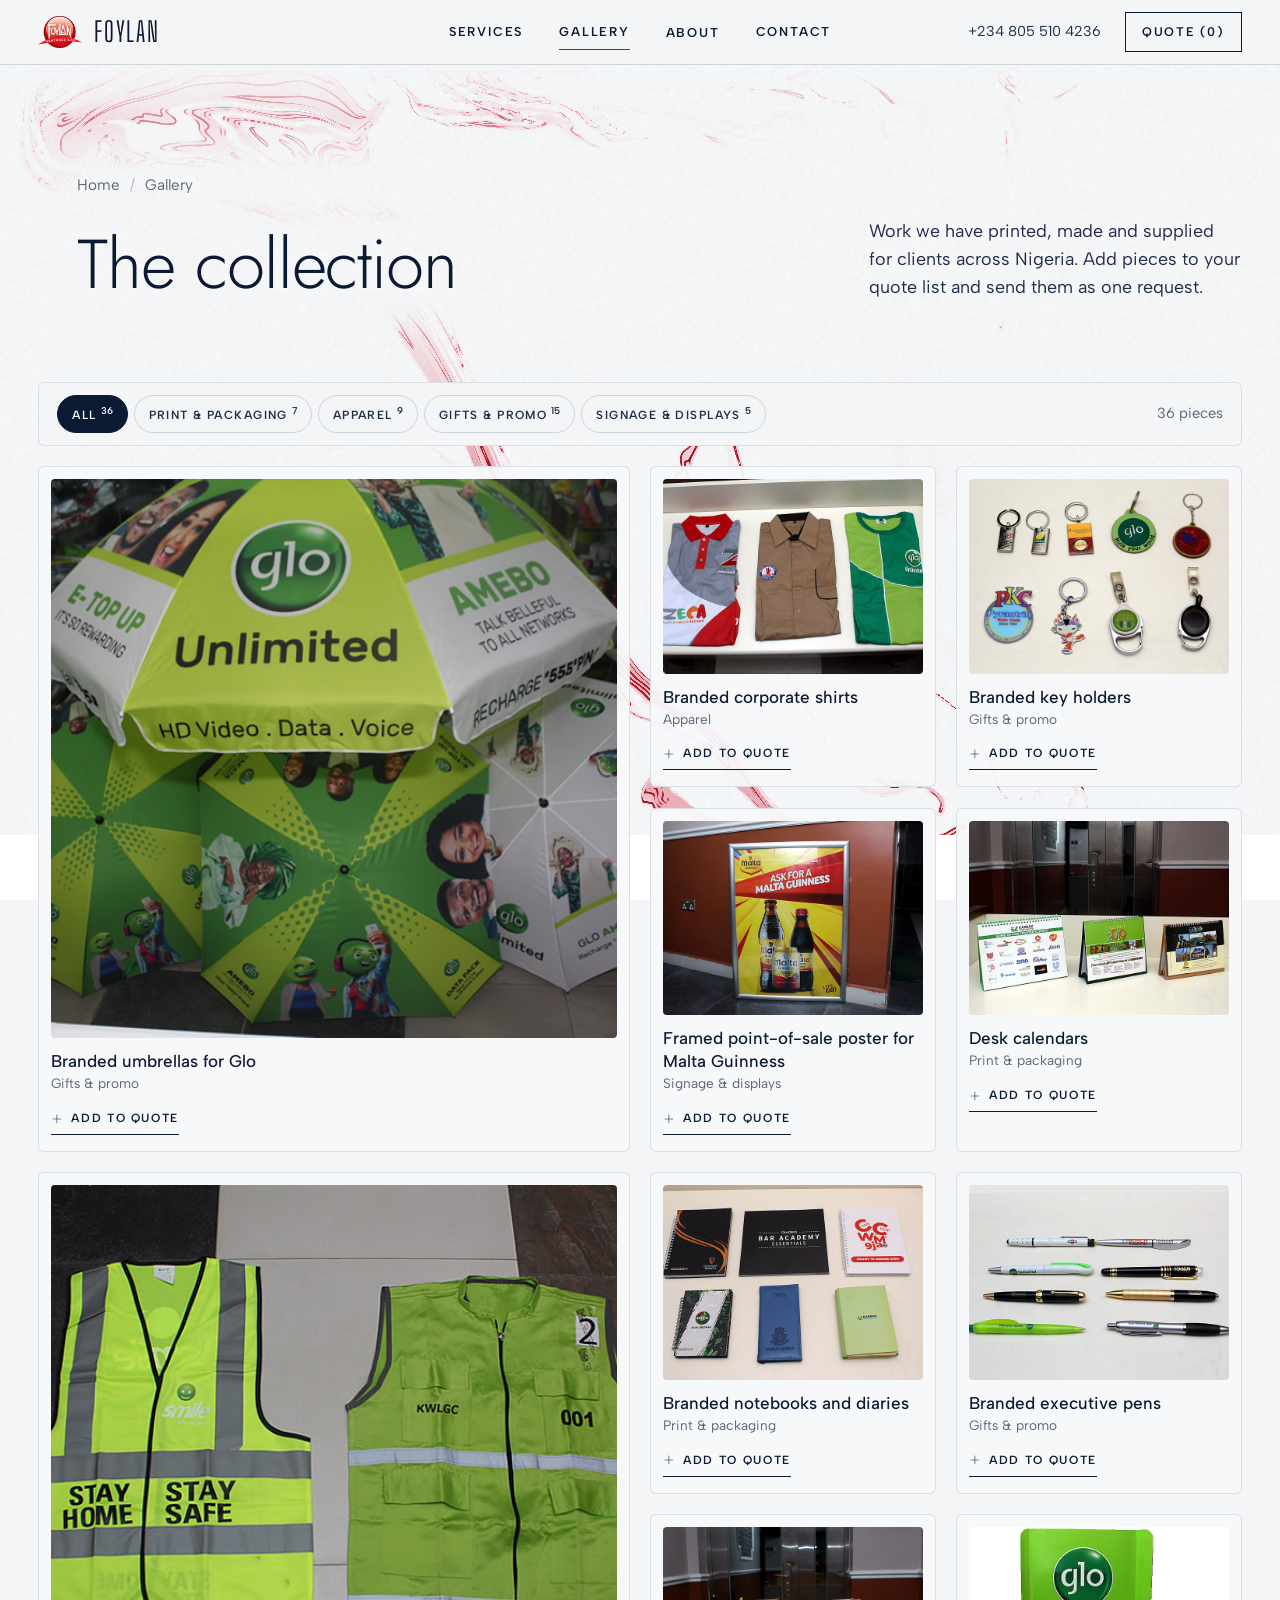
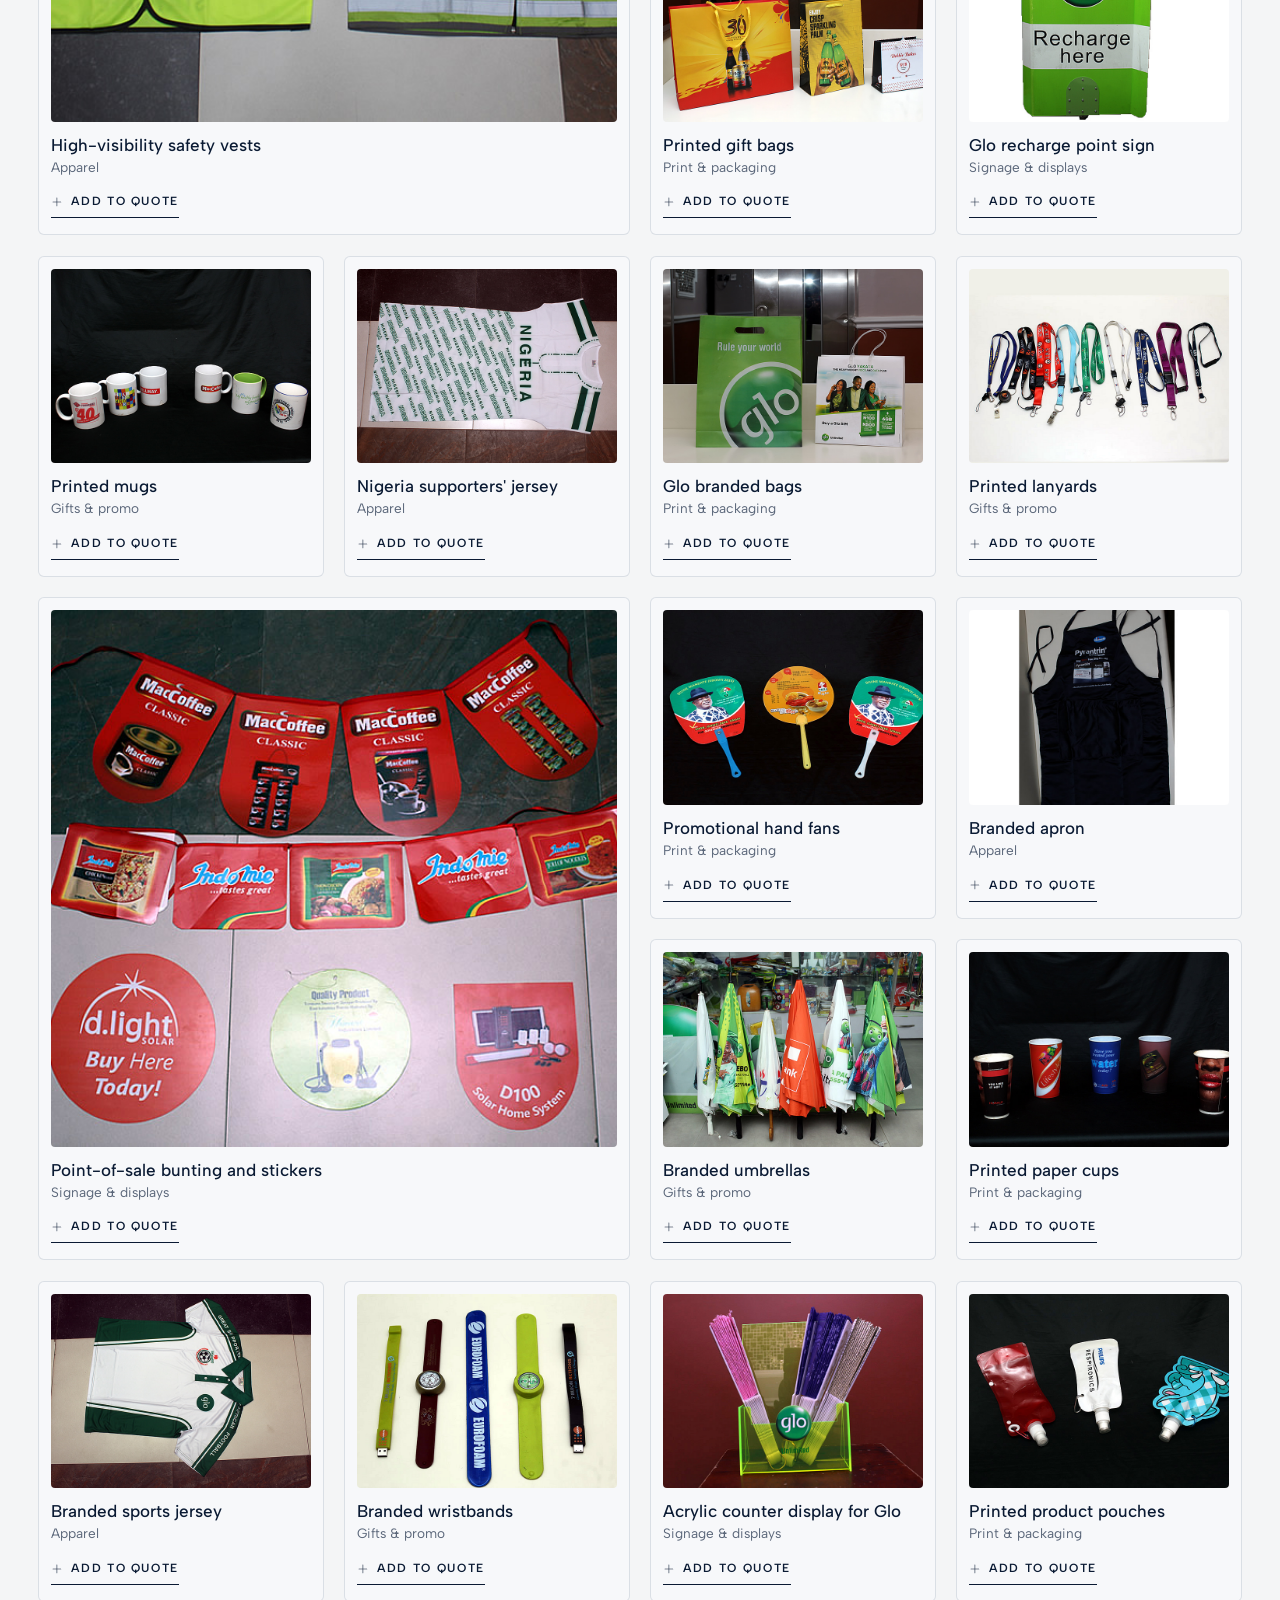
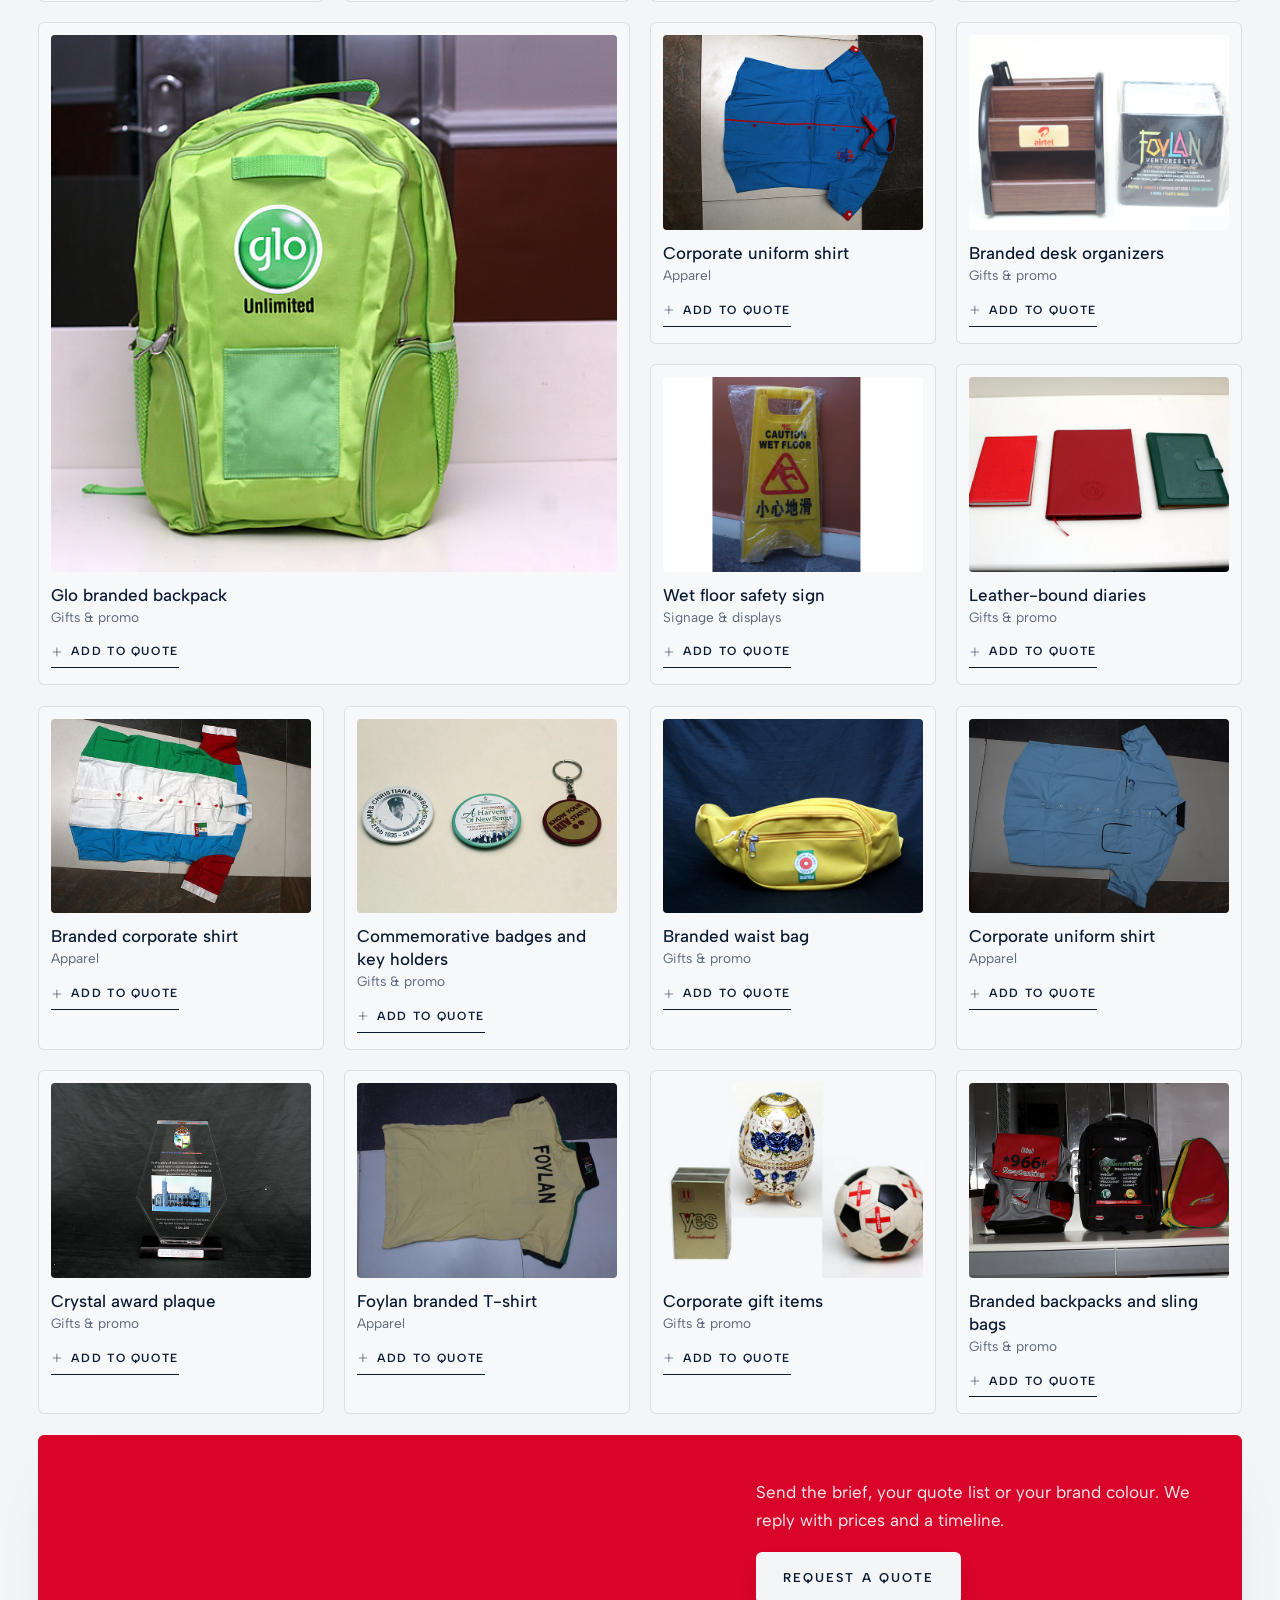
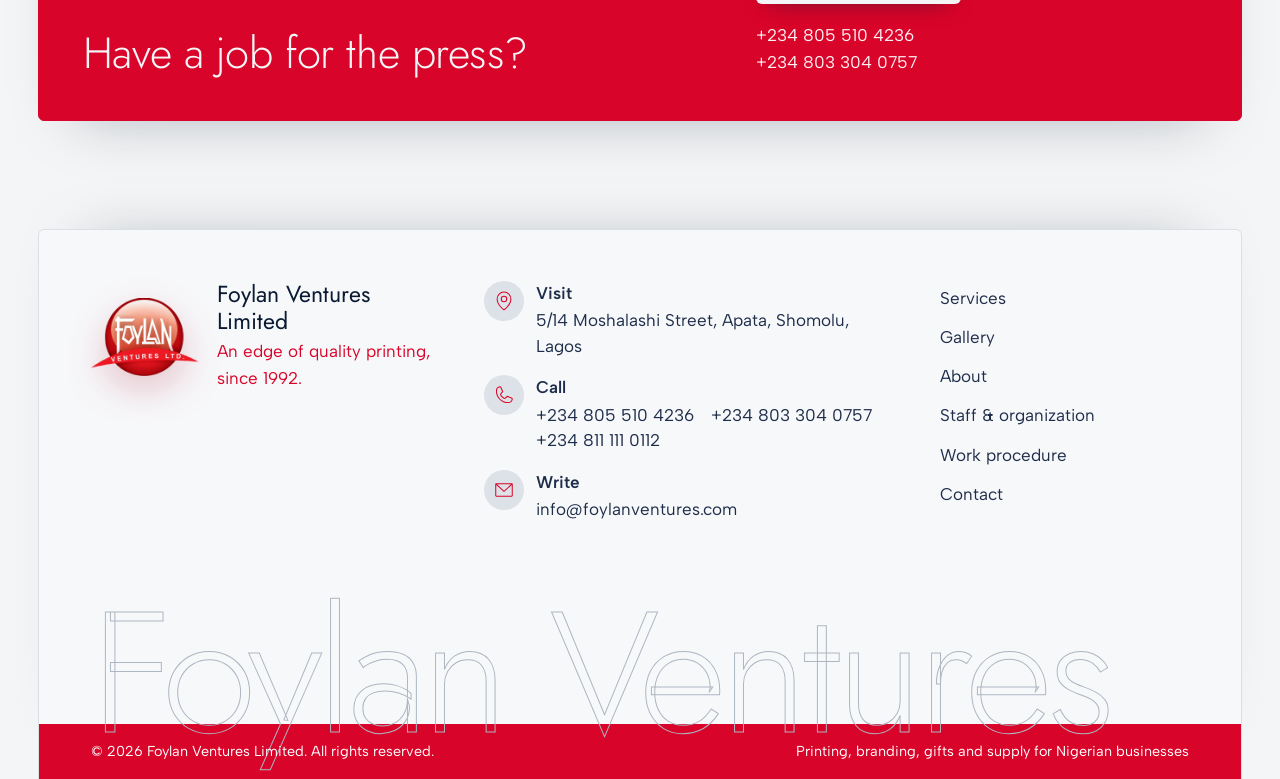
<file: foylan-gallery.html>
<!doctype html>
<html lang="en-NG">
<head>
<meta charset="utf-8">
<meta name="viewport" content="width=device-width, initial-scale=1">
<title>Gallery | Foylan Ventures Limited</title>
<meta name="description" content="Printed materials, branded apparel, corporate gifts and signage made by Foylan Ventures for clients across Nigeria. Add pieces to a quote list.">
<link rel="canonical" href="https://dejodammy.github.io/foylan/foylan-gallery.html">
<meta property="og:type" content="website">
<meta property="og:site_name" content="Foylan Ventures Limited">
<meta property="og:title" content="Gallery | Foylan Ventures Limited">
<meta property="og:description" content="Printed materials, branded apparel, corporate gifts and signage made by Foylan Ventures for clients across Nigeria. Add pieces to a quote list.">
<meta property="og:url" content="https://dejodammy.github.io/foylan/foylan-gallery.html">
<meta property="og:image" content="https://dejodammy.github.io/foylan/assets/images/ink-still.jpg">
<meta property="og:image:alt" content="Foylan Ventures Limited printing and branded materials">
<meta name="twitter:card" content="summary_large_image">
<meta name="twitter:title" content="Gallery | Foylan Ventures Limited">
<meta name="twitter:description" content="Printed materials, branded apparel, corporate gifts and signage made by Foylan Ventures for clients across Nigeria. Add pieces to a quote list.">
<meta name="twitter:image" content="https://dejodammy.github.io/foylan/assets/images/ink-still.jpg">
<meta name="robots" content="index, follow, max-image-preview:large">

<meta name="theme-color" content="#f4f5f6">
<link rel="icon" type="image/png" href="assets/images/favicon-192.png">
<link rel="apple-touch-icon" href="assets/images/favicon-192.png">
<link rel="manifest" href="manifest.webmanifest">
<link rel="preload" href="assets/fonts/jost-normal-latin.woff2" as="font" type="font/woff2" crossorigin>
<link rel="preload" href="assets/fonts/albert-sans-normal-latin.woff2" as="font" type="font/woff2" crossorigin>
<link rel="stylesheet" href="assets/css/site.css">
<script>
document.documentElement.classList.add('js');
</script>
<script type="application/ld+json">
{
  "@context": "https://schema.org",
  "@type": "WebPage",
  "@id": "https://dejodammy.github.io/foylan/foylan-gallery.html#webpage",
  "url": "https://dejodammy.github.io/foylan/foylan-gallery.html",
  "name": "Gallery | Foylan Ventures Limited",
  "description": "Printed materials, branded apparel, corporate gifts and signage made by Foylan Ventures for clients across Nigeria. Add pieces to a quote list.",
  "isPartOf": { "@id": "https://dejodammy.github.io/foylan/#website" }
}
</script>
</head>
<body class="page-foylan-gallery">
<svg xmlns="http://www.w3.org/2000/svg" style="display:none"><symbol id="i-arrow-right" viewBox="0 0 256 256"><path d="M220.24,132.24l-72,72a6,6,0,0,1-8.48-8.48L201.51,134H40a6,6,0,0,1,0-12H201.51L139.76,60.24a6,6,0,0,1,8.48-8.48l72,72A6,6,0,0,1,220.24,132.24Z"/></symbol><symbol id="i-arrow-left" viewBox="0 0 256 256"><path d="M222,128a6,6,0,0,1-6,6H54.49l61.75,61.76a6,6,0,1,1-8.48,8.48l-72-72a6,6,0,0,1,0-8.48l72-72a6,6,0,0,1,8.48,8.48L54.49,122H216A6,6,0,0,1,222,128Z"/></symbol><symbol id="i-arrow-up-right" viewBox="0 0 256 256"><path d="M198,64V168a6,6,0,0,1-12,0V78.48L68.24,196.24a6,6,0,0,1-8.48-8.48L177.52,70H88a6,6,0,0,1,0-12H192A6,6,0,0,1,198,64Z"/></symbol><symbol id="i-plus" viewBox="0 0 256 256"><path d="M222,128a6,6,0,0,1-6,6H134v82a6,6,0,0,1-12,0V134H40a6,6,0,0,1,0-12h82V40a6,6,0,0,1,12,0v82h82A6,6,0,0,1,222,128Z"/></symbol><symbol id="i-x" viewBox="0 0 256 256"><path d="M204.24,195.76a6,6,0,1,1-8.48,8.48L128,136.49,60.24,204.24a6,6,0,0,1-8.48-8.48L119.51,128,51.76,60.24a6,6,0,0,1,8.48-8.48L128,119.51l67.76-67.75a6,6,0,0,1,8.48,8.48L136.49,128Z"/></symbol><symbol id="i-list" viewBox="0 0 256 256"><path d="M222,128a6,6,0,0,1-6,6H40a6,6,0,0,1,0-12H216A6,6,0,0,1,222,128ZM40,70H216a6,6,0,0,0,0-12H40a6,6,0,0,0,0,12ZM216,186H40a6,6,0,0,0,0,12H216a6,6,0,0,0,0-12Z"/></symbol><symbol id="i-check" viewBox="0 0 256 256"><path d="M228.24,76.24l-128,128a6,6,0,0,1-8.48,0l-56-56a6,6,0,0,1,8.48-8.48L96,191.51,219.76,67.76a6,6,0,0,1,8.48,8.48Z"/></symbol><symbol id="i-phone" viewBox="0 0 256 256"><path d="M221.59,160.3l-47.24-21.17a14,14,0,0,0-13.28,1.22,4.81,4.81,0,0,0-.56.42l-24.69,21a1.88,1.88,0,0,1-1.68.06c-15.87-7.66-32.31-24-40-39.65a1.91,1.91,0,0,1,0-1.68l21.07-25a6.13,6.13,0,0,0,.42-.58,14,14,0,0,0,1.12-13.27L95.73,34.49a14,14,0,0,0-14.56-8.38A54.24,54.24,0,0,0,34,80c0,78.3,63.7,142,142,142a54.25,54.25,0,0,0,53.89-47.17A14,14,0,0,0,221.59,160.3ZM176,210C104.32,210,46,151.68,46,80A42.23,42.23,0,0,1,82.67,38h.23a2,2,0,0,1,1.84,1.31l21.1,47.11a2,2,0,0,1,0,1.67L84.73,113.15a4.73,4.73,0,0,0-.43.57,14,14,0,0,0-.91,13.73c8.87,18.16,27.17,36.32,45.53,45.19a14,14,0,0,0,13.77-1c.19-.13.38-.27.56-.42l24.68-21a1.92,1.92,0,0,1,1.6-.1l47.25,21.17a2,2,0,0,1,1.21,2A42.24,42.24,0,0,1,176,210Z"/></symbol><symbol id="i-envelope-simple" viewBox="0 0 256 256"><path d="M224,50H32a6,6,0,0,0-6,6V192a14,14,0,0,0,14,14H216a14,14,0,0,0,14-14V56A6,6,0,0,0,224,50ZM208.58,62,128,135.86,47.42,62ZM216,194H40a2,2,0,0,1-2-2V69.64l86,78.78a6,6,0,0,0,8.1,0L218,69.64V192A2,2,0,0,1,216,194Z"/></symbol><symbol id="i-map-pin" viewBox="0 0 256 256"><path d="M128,66a38,38,0,1,0,38,38A38,38,0,0,0,128,66Zm0,64a26,26,0,1,1,26-26A26,26,0,0,1,128,130Zm0-112a86.1,86.1,0,0,0-86,86c0,30.91,14.34,63.74,41.47,94.94a252.32,252.32,0,0,0,41.09,38,6,6,0,0,0,6.88,0,252.32,252.32,0,0,0,41.09-38c27.13-31.2,41.47-64,41.47-94.94A86.1,86.1,0,0,0,128,18Zm0,206.51C113,212.93,54,163.62,54,104a74,74,0,0,1,148,0C202,163.62,143,212.93,128,224.51Z"/></symbol><symbol id="i-trash" viewBox="0 0 256 256"><path d="M216,50H174V40a22,22,0,0,0-22-22H104A22,22,0,0,0,82,40V50H40a6,6,0,0,0,0,12H50V208a14,14,0,0,0,14,14H192a14,14,0,0,0,14-14V62h10a6,6,0,0,0,0-12ZM94,40a10,10,0,0,1,10-10h48a10,10,0,0,1,10,10V50H94ZM194,208a2,2,0,0,1-2,2H64a2,2,0,0,1-2-2V62H194ZM110,104v64a6,6,0,0,1-12,0V104a6,6,0,0,1,12,0Zm48,0v64a6,6,0,0,1-12,0V104a6,6,0,0,1,12,0Z"/></symbol><symbol id="i-house" viewBox="0 0 256 256"><path d="M217.9,110.1l-80-80a14,14,0,0,0-19.8,0l-80,80A13.92,13.92,0,0,0,34,120v96a6,6,0,0,0,6,6h64a6,6,0,0,0,6-6V158h36v58a6,6,0,0,0,6,6h64a6,6,0,0,0,6-6V120A13.92,13.92,0,0,0,217.9,110.1ZM210,210H158V152a6,6,0,0,0-6-6H104a6,6,0,0,0-6,6v58H46V120a2,2,0,0,1,.58-1.42l80-80a2,2,0,0,1,2.84,0l80,80A2,2,0,0,1,210,120Z"/></symbol><symbol id="i-drop" viewBox="0 0 256 256"><path d="M172.53,49.06a252.86,252.86,0,0,0-41.09-38,6,6,0,0,0-6.88,0,252.86,252.86,0,0,0-41.09,38C56.34,80.26,42,113.09,42,144a86,86,0,0,0,172,0C214,113.09,199.66,80.26,172.53,49.06ZM128,218a74.09,74.09,0,0,1-74-74c0-59.62,59-108.93,74-120.51C143,35.07,202,84.38,202,144A74.09,74.09,0,0,1,128,218Zm53.92-65A55.58,55.58,0,0,1,137,197.92a7,7,0,0,1-1,.08,6,6,0,0,1-1-11.92c17.38-2.92,32.13-17.68,35.08-35.08a6,6,0,1,1,11.84,2Z"/></symbol><symbol id="i-squares-four" viewBox="0 0 256 256"><path d="M104,42H56A14,14,0,0,0,42,56v48a14,14,0,0,0,14,14h48a14,14,0,0,0,14-14V56A14,14,0,0,0,104,42Zm2,62a2,2,0,0,1-2,2H56a2,2,0,0,1-2-2V56a2,2,0,0,1,2-2h48a2,2,0,0,1,2,2Zm94-62H152a14,14,0,0,0-14,14v48a14,14,0,0,0,14,14h48a14,14,0,0,0,14-14V56A14,14,0,0,0,200,42Zm2,62a2,2,0,0,1-2,2H152a2,2,0,0,1-2-2V56a2,2,0,0,1,2-2h48a2,2,0,0,1,2,2Zm-98,34H56a14,14,0,0,0-14,14v48a14,14,0,0,0,14,14h48a14,14,0,0,0,14-14V152A14,14,0,0,0,104,138Zm2,62a2,2,0,0,1-2,2H56a2,2,0,0,1-2-2V152a2,2,0,0,1,2-2h48a2,2,0,0,1,2,2Zm94-62H152a14,14,0,0,0-14,14v48a14,14,0,0,0,14,14h48a14,14,0,0,0,14-14V152A14,14,0,0,0,200,138Zm2,62a2,2,0,0,1-2,2H152a2,2,0,0,1-2-2V152a2,2,0,0,1,2-2h48a2,2,0,0,1,2,2Z"/></symbol><symbol id="i-images" viewBox="0 0 256 256"><path d="M216,42H72A14,14,0,0,0,58,56V74H40A14,14,0,0,0,26,88V200a14,14,0,0,0,14,14H184a14,14,0,0,0,14-14V182h18a14,14,0,0,0,14-14V56A14,14,0,0,0,216,42ZM70,56a2,2,0,0,1,2-2H216a2,2,0,0,1,2,2v67.57L204.53,110.1a14,14,0,0,0-19.8,0l-21.42,21.41L117.9,86.1a14,14,0,0,0-19.8,0L70,114.2ZM186,200a2,2,0,0,1-2,2H40a2,2,0,0,1-2-2V88a2,2,0,0,1,2-2H58v82a14,14,0,0,0,14,14H186Zm30-30H72a2,2,0,0,1-2-2V131.17l36.58-36.58a2,2,0,0,1,2.83,0l49.66,49.66a6,6,0,0,0,8.49,0l25.65-25.66a2,2,0,0,1,2.83,0l22,22V168A2,2,0,0,1,216,170ZM162,84a10,10,0,1,1,10,10A10,10,0,0,1,162,84Z"/></symbol><symbol id="i-info" viewBox="0 0 256 256"><path d="M142,176a6,6,0,0,1-6,6,14,14,0,0,1-14-14V128a2,2,0,0,0-2-2,6,6,0,0,1,0-12,14,14,0,0,1,14,14v40a2,2,0,0,0,2,2A6,6,0,0,1,142,176ZM124,94a10,10,0,1,0-10-10A10,10,0,0,0,124,94Zm106,34A102,102,0,1,1,128,26,102.12,102.12,0,0,1,230,128Zm-12,0a90,90,0,1,0-90,90A90.1,90.1,0,0,0,218,128Z"/></symbol><symbol id="i-chat-circle-text" viewBox="0 0 256 256"><path d="M166,112a6,6,0,0,1-6,6H96a6,6,0,0,1,0-12h64A6,6,0,0,1,166,112Zm-6,26H96a6,6,0,0,0,0,12h64a6,6,0,0,0,0-12Zm70-10A102,102,0,0,1,79.31,217.65L44.44,229.27a14,14,0,0,1-17.71-17.71l11.62-34.87A102,102,0,1,1,230,128Zm-12,0A90,90,0,1,0,50.08,173.06a6,6,0,0,1,.5,4.91L38.12,215.35a2,2,0,0,0,2.53,2.53L78,205.42a6.2,6.2,0,0,1,1.9-.31,6.09,6.09,0,0,1,3,.81A90,90,0,0,0,218,128Z"/></symbol><symbol id="i-hand-pointing" viewBox="0 0 256 256"><path d="M196,90a25.87,25.87,0,0,0-14.59,4.49A26,26,0,0,0,142,78.1V44a26,26,0,0,0-52,0v87l-7.53-12.1a26,26,0,0,0-45,26.07l4.67,8.25c34,60,48.07,84.77,93.86,84.77a86.1,86.1,0,0,0,86-86V116A26,26,0,0,0,196,90Zm14,62a74.09,74.09,0,0,1-74,74c-38.8,0-50-19.83-83.42-78.69L47.89,139l0,0A14,14,0,0,1,53,119.88,13.87,13.87,0,0,1,60,118a14,14,0,0,1,12.15,7l.1.17,18.68,30A6,6,0,0,0,102,152V44a14,14,0,0,1,28,0v68a6,6,0,0,0,12,0V100a14,14,0,0,1,28,0v20a6,6,0,0,0,12,0v-4a14,14,0,0,1,28,0Z"/></symbol><symbol id="i-eyedropper" viewBox="0 0 256 256"><path d="M222,67.34a33.81,33.81,0,0,0-10.64-24.25C198.12,30.56,176.68,31,163.54,44.18L142.82,65l-.63-.63a22,22,0,0,0-31.11,0l-9,9a14,14,0,0,0,0,19.81l3.47,3.47L53.14,149.1a37.79,37.79,0,0,0-9.84,36.73l-8.31,19a11.68,11.68,0,0,0,2.46,13A13.91,13.91,0,0,0,47.32,222,14.15,14.15,0,0,0,53,220.82L71,212.92a37.92,37.92,0,0,0,35.84-10.07l52.44-52.46,3.47,3.48a14,14,0,0,0,19.8,0l9-9a22,22,0,0,0,0-31.12l-.66-.66L212,91.85A33.76,33.76,0,0,0,222,67.34Zm-123.61,127a26,26,0,0,1-26,6.47,6,6,0,0,0-4.16.24l-20,8.75a2,2,0,0,1-2.09-.31l9.12-20.9a5.94,5.94,0,0,0,.19-4.31,25.88,25.88,0,0,1,6.26-26.72l52.44-52.45,36.76,36.78Zm105.16-111L178.17,108.9a6,6,0,0,0,0,8.47l4.88,4.89a10,10,0,0,1,0,14.15l-9,9a2,2,0,0,1-2.82,0l-60.69-60.7a2,2,0,0,1,0-2.83l9-9a10,10,0,0,1,14.14,0l4.89,4.89a6,6,0,0,0,4.24,1.75h0a6,6,0,0,0,4.25-1.77L172,52.66c8.58-8.58,22.52-9,31.08-.85a22,22,0,0,1,.44,31.57Z"/></symbol></svg>
<canvas id="ink" aria-hidden="true"></canvas>
<div class="ink-still" aria-hidden="true"></div>
<a class="skip" href="#main">Skip to content</a>

<header class="nav">
  <div class="nav-inner">
    <a class="wordmark" href="index.html" aria-label="Foylan Ventures, home">
      <img src="assets/images/foylan-logo.png" alt="" width="44" height="32">
      <span>Foylan</span>
    </a>
    <nav class="nav-links" id="head-nav" aria-label="Main">
      <a href="services.html">Services</a>
      <a href="foylan-gallery.html" aria-current="page">Gallery</a>
      <span class="nav-group">
        <a href="about.html">About</a>
        <span class="nav-sub">
          <a href="about.html">The company</a>
          <a href="staff-and-organization.html">Staff &amp; organization</a>
          <a href="our-work-procedure.html">Work procedure</a>
        </span>
      </span>
      <a href="contact.html">Contact</a>
    </nav>
    <div class="nav-end">
      <a class="nav-phone" href="tel:+2348055104236">+234 805 510 4236</a>
      <button class="quote-toggle" type="button" aria-controls="quote-drawer" aria-expanded="false">Quote (<span data-quote-count>0</span>)</button>
      <button class="menu-toggle" type="button" aria-controls="head-nav" aria-expanded="false">
        <svg class="i" aria-hidden="true"><use href="#i-list"/></svg><span class="sr-only">Menu</span>
      </button>
    </div>
  </div>
</header>

<main id="main">
<header class="ph-head">
  <ol class="crumbs"><li><a href="index.html">Home</a></li><li aria-current="page">Gallery</li></ol>
  <h1 class="display">The collection</h1>
  <p class="lede">Work we have printed, made and supplied for clients across Nigeria. Add pieces to your quote list and send them as one request.</p>
</header>

<div class="shop-bar"><div class="filters" role="group" aria-label="Filter the collection"><button type="button" data-filter="all" aria-pressed="true">All<sup>36</sup></button><button type="button" data-filter="print" aria-pressed="false">Print &amp; packaging<sup>7</sup></button><button type="button" data-filter="apparel" aria-pressed="false">Apparel<sup>9</sup></button><button type="button" data-filter="gifts" aria-pressed="false">Gifts &amp; promo<sup>15</sup></button><button type="button" data-filter="signage" aria-pressed="false">Signage &amp; displays<sup>5</sup></button></div><p class="shop-count" aria-live="polite">36 pieces</p></div>
<ul class="shop">
<li class="wide" data-cat="gifts" data-name="Branded umbrellas for Glo" data-label="Gifts &amp; promo"><button class="zoom" type="button" aria-label="Enlarge: Branded umbrellas for Glo"><img src="assets/gallery/IMG_6862.jpg" alt="Branded umbrellas for Glo" width="750" height="500" loading="eager"></button><div class="meta"><div><strong>Branded umbrellas for Glo</strong><span>Gifts &amp; promo</span></div><button class="add" type="button" data-add="Branded umbrellas for Glo" data-cat="Gifts &amp; promo" data-img="assets/gallery/IMG_6862.jpg" aria-pressed="false"><svg class="i" aria-hidden="true"><use href="#i-plus"/></svg><span class="off">Add to quote</span><span class="on">Added</span><span class="sr-only">: Branded umbrellas for Glo</span></button></div></li>
<li data-cat="apparel" data-name="Branded corporate shirts" data-label="Apparel"><button class="zoom" type="button" aria-label="Enlarge: Branded corporate shirts"><img src="assets/gallery/IMG_6934.jpg" alt="Branded corporate shirts" width="750" height="500" loading="eager"></button><div class="meta"><div><strong>Branded corporate shirts</strong><span>Apparel</span></div><button class="add" type="button" data-add="Branded corporate shirts" data-cat="Apparel" data-img="assets/gallery/IMG_6934.jpg" aria-pressed="false"><svg class="i" aria-hidden="true"><use href="#i-plus"/></svg><span class="off">Add to quote</span><span class="on">Added</span><span class="sr-only">: Branded corporate shirts</span></button></div></li>
<li data-cat="gifts" data-name="Branded key holders" data-label="Gifts &amp; promo"><button class="zoom" type="button" aria-label="Enlarge: Branded key holders"><img src="assets/gallery/IMG_6880.jpg" alt="Branded key holders" width="750" height="500" loading="eager"></button><div class="meta"><div><strong>Branded key holders</strong><span>Gifts &amp; promo</span></div><button class="add" type="button" data-add="Branded key holders" data-cat="Gifts &amp; promo" data-img="assets/gallery/IMG_6880.jpg" aria-pressed="false"><svg class="i" aria-hidden="true"><use href="#i-plus"/></svg><span class="off">Add to quote</span><span class="on">Added</span><span class="sr-only">: Branded key holders</span></button></div></li>
<li data-cat="signage" data-name="Framed point-of-sale poster for Malta Guinness" data-label="Signage &amp; displays"><button class="zoom" type="button" aria-label="Enlarge: Framed point-of-sale poster for Malta Guinness"><img src="assets/gallery/IMG_7012.jpg" alt="Framed point-of-sale poster for Malta Guinness" width="750" height="500" loading="eager"></button><div class="meta"><div><strong>Framed point-of-sale poster for Malta Guinness</strong><span>Signage &amp; displays</span></div><button class="add" type="button" data-add="Framed point-of-sale poster for Malta Guinness" data-cat="Signage &amp; displays" data-img="assets/gallery/IMG_7012.jpg" aria-pressed="false"><svg class="i" aria-hidden="true"><use href="#i-plus"/></svg><span class="off">Add to quote</span><span class="on">Added</span><span class="sr-only">: Framed point-of-sale poster for Malta Guinness</span></button></div></li>
<li data-cat="print" data-name="Desk calendars" data-label="Print &amp; packaging"><button class="zoom" type="button" aria-label="Enlarge: Desk calendars"><img src="assets/gallery/IMG_6928.jpg" alt="Desk calendars" width="750" height="500" loading="lazy"></button><div class="meta"><div><strong>Desk calendars</strong><span>Print &amp; packaging</span></div><button class="add" type="button" data-add="Desk calendars" data-cat="Print &amp; packaging" data-img="assets/gallery/IMG_6928.jpg" aria-pressed="false"><svg class="i" aria-hidden="true"><use href="#i-plus"/></svg><span class="off">Add to quote</span><span class="on">Added</span><span class="sr-only">: Desk calendars</span></button></div></li>
<li class="wide" data-cat="apparel" data-name="High-visibility safety vests" data-label="Apparel"><button class="zoom" type="button" aria-label="Enlarge: High-visibility safety vests"><img src="assets/gallery/IMG_6944.jpg" alt="High-visibility safety vests" width="750" height="500" loading="lazy"></button><div class="meta"><div><strong>High-visibility safety vests</strong><span>Apparel</span></div><button class="add" type="button" data-add="High-visibility safety vests" data-cat="Apparel" data-img="assets/gallery/IMG_6944.jpg" aria-pressed="false"><svg class="i" aria-hidden="true"><use href="#i-plus"/></svg><span class="off">Add to quote</span><span class="on">Added</span><span class="sr-only">: High-visibility safety vests</span></button></div></li>
<li data-cat="print" data-name="Branded notebooks and diaries" data-label="Print &amp; packaging"><button class="zoom" type="button" aria-label="Enlarge: Branded notebooks and diaries"><img src="assets/gallery/IMG_6900.jpg" alt="Branded notebooks and diaries" width="750" height="500" loading="lazy"></button><div class="meta"><div><strong>Branded notebooks and diaries</strong><span>Print &amp; packaging</span></div><button class="add" type="button" data-add="Branded notebooks and diaries" data-cat="Print &amp; packaging" data-img="assets/gallery/IMG_6900.jpg" aria-pressed="false"><svg class="i" aria-hidden="true"><use href="#i-plus"/></svg><span class="off">Add to quote</span><span class="on">Added</span><span class="sr-only">: Branded notebooks and diaries</span></button></div></li>
<li data-cat="gifts" data-name="Branded executive pens" data-label="Gifts &amp; promo"><button class="zoom" type="button" aria-label="Enlarge: Branded executive pens"><img src="assets/gallery/IMG_6896.jpg" alt="Branded executive pens" width="750" height="500" loading="lazy"></button><div class="meta"><div><strong>Branded executive pens</strong><span>Gifts &amp; promo</span></div><button class="add" type="button" data-add="Branded executive pens" data-cat="Gifts &amp; promo" data-img="assets/gallery/IMG_6896.jpg" aria-pressed="false"><svg class="i" aria-hidden="true"><use href="#i-plus"/></svg><span class="off">Add to quote</span><span class="on">Added</span><span class="sr-only">: Branded executive pens</span></button></div></li>
<li data-cat="print" data-name="Printed gift bags" data-label="Print &amp; packaging"><button class="zoom" type="button" aria-label="Enlarge: Printed gift bags"><img src="assets/gallery/IMG_6902.jpg" alt="Printed gift bags" width="750" height="500" loading="lazy"></button><div class="meta"><div><strong>Printed gift bags</strong><span>Print &amp; packaging</span></div><button class="add" type="button" data-add="Printed gift bags" data-cat="Print &amp; packaging" data-img="assets/gallery/IMG_6902.jpg" aria-pressed="false"><svg class="i" aria-hidden="true"><use href="#i-plus"/></svg><span class="off">Add to quote</span><span class="on">Added</span><span class="sr-only">: Printed gift bags</span></button></div></li>
<li data-cat="signage" data-name="Glo recharge point sign" data-label="Signage &amp; displays"><button class="zoom" type="button" aria-label="Enlarge: Glo recharge point sign"><img src="assets/gallery/IMG_7043.jpg" alt="Glo recharge point sign" width="750" height="500" loading="lazy"></button><div class="meta"><div><strong>Glo recharge point sign</strong><span>Signage &amp; displays</span></div><button class="add" type="button" data-add="Glo recharge point sign" data-cat="Signage &amp; displays" data-img="assets/gallery/IMG_7043.jpg" aria-pressed="false"><svg class="i" aria-hidden="true"><use href="#i-plus"/></svg><span class="off">Add to quote</span><span class="on">Added</span><span class="sr-only">: Glo recharge point sign</span></button></div></li>
<li data-cat="gifts" data-name="Printed mugs" data-label="Gifts &amp; promo"><button class="zoom" type="button" aria-label="Enlarge: Printed mugs"><img src="assets/gallery/IMG_6954.jpg" alt="Printed mugs" width="750" height="500" loading="lazy"></button><div class="meta"><div><strong>Printed mugs</strong><span>Gifts &amp; promo</span></div><button class="add" type="button" data-add="Printed mugs" data-cat="Gifts &amp; promo" data-img="assets/gallery/IMG_6954.jpg" aria-pressed="false"><svg class="i" aria-hidden="true"><use href="#i-plus"/></svg><span class="off">Add to quote</span><span class="on">Added</span><span class="sr-only">: Printed mugs</span></button></div></li>
<li data-cat="apparel" data-name="Nigeria supporters&#x27; jersey" data-label="Apparel"><button class="zoom" type="button" aria-label="Enlarge: Nigeria supporters&#x27; jersey"><img src="assets/gallery/IMG_6990.jpg" alt="Nigeria supporters&#x27; jersey" width="750" height="500" loading="lazy"></button><div class="meta"><div><strong>Nigeria supporters&#x27; jersey</strong><span>Apparel</span></div><button class="add" type="button" data-add="Nigeria supporters&#x27; jersey" data-cat="Apparel" data-img="assets/gallery/IMG_6990.jpg" aria-pressed="false"><svg class="i" aria-hidden="true"><use href="#i-plus"/></svg><span class="off">Add to quote</span><span class="on">Added</span><span class="sr-only">: Nigeria supporters&#x27; jersey</span></button></div></li>
<li data-cat="print" data-name="Glo branded bags" data-label="Print &amp; packaging"><button class="zoom" type="button" aria-label="Enlarge: Glo branded bags"><img src="assets/gallery/IMG_6908.jpg" alt="Glo branded bags" width="750" height="500" loading="lazy"></button><div class="meta"><div><strong>Glo branded bags</strong><span>Print &amp; packaging</span></div><button class="add" type="button" data-add="Glo branded bags" data-cat="Print &amp; packaging" data-img="assets/gallery/IMG_6908.jpg" aria-pressed="false"><svg class="i" aria-hidden="true"><use href="#i-plus"/></svg><span class="off">Add to quote</span><span class="on">Added</span><span class="sr-only">: Glo branded bags</span></button></div></li>
<li class="wide" data-cat="signage" data-name="Point-of-sale bunting and stickers" data-label="Signage &amp; displays"><button class="zoom" type="button" aria-label="Enlarge: Point-of-sale bunting and stickers"><img src="assets/gallery/IMG_6975.jpg" alt="Point-of-sale bunting and stickers" width="750" height="500" loading="lazy"></button><div class="meta"><div><strong>Point-of-sale bunting and stickers</strong><span>Signage &amp; displays</span></div><button class="add" type="button" data-add="Point-of-sale bunting and stickers" data-cat="Signage &amp; displays" data-img="assets/gallery/IMG_6975.jpg" aria-pressed="false"><svg class="i" aria-hidden="true"><use href="#i-plus"/></svg><span class="off">Add to quote</span><span class="on">Added</span><span class="sr-only">: Point-of-sale bunting and stickers</span></button></div></li>
<li data-cat="gifts" data-name="Printed lanyards" data-label="Gifts &amp; promo"><button class="zoom" type="button" aria-label="Enlarge: Printed lanyards"><img src="assets/gallery/IMG_6892.jpg" alt="Printed lanyards" width="750" height="500" loading="lazy"></button><div class="meta"><div><strong>Printed lanyards</strong><span>Gifts &amp; promo</span></div><button class="add" type="button" data-add="Printed lanyards" data-cat="Gifts &amp; promo" data-img="assets/gallery/IMG_6892.jpg" aria-pressed="false"><svg class="i" aria-hidden="true"><use href="#i-plus"/></svg><span class="off">Add to quote</span><span class="on">Added</span><span class="sr-only">: Printed lanyards</span></button></div></li>
<li data-cat="print" data-name="Promotional hand fans" data-label="Print &amp; packaging"><button class="zoom" type="button" aria-label="Enlarge: Promotional hand fans"><img src="assets/gallery/IMG_6965.jpg" alt="Promotional hand fans" width="750" height="500" loading="lazy"></button><div class="meta"><div><strong>Promotional hand fans</strong><span>Print &amp; packaging</span></div><button class="add" type="button" data-add="Promotional hand fans" data-cat="Print &amp; packaging" data-img="assets/gallery/IMG_6965.jpg" aria-pressed="false"><svg class="i" aria-hidden="true"><use href="#i-plus"/></svg><span class="off">Add to quote</span><span class="on">Added</span><span class="sr-only">: Promotional hand fans</span></button></div></li>
<li data-cat="apparel" data-name="Branded apron" data-label="Apparel"><button class="zoom" type="button" aria-label="Enlarge: Branded apron"><img src="assets/gallery/IMG_6940.jpg" alt="Branded apron" width="750" height="500" loading="lazy"></button><div class="meta"><div><strong>Branded apron</strong><span>Apparel</span></div><button class="add" type="button" data-add="Branded apron" data-cat="Apparel" data-img="assets/gallery/IMG_6940.jpg" aria-pressed="false"><svg class="i" aria-hidden="true"><use href="#i-plus"/></svg><span class="off">Add to quote</span><span class="on">Added</span><span class="sr-only">: Branded apron</span></button></div></li>
<li data-cat="gifts" data-name="Branded umbrellas" data-label="Gifts &amp; promo"><button class="zoom" type="button" aria-label="Enlarge: Branded umbrellas"><img src="assets/gallery/IMG_6864.jpg" alt="Branded umbrellas" width="750" height="500" loading="lazy"></button><div class="meta"><div><strong>Branded umbrellas</strong><span>Gifts &amp; promo</span></div><button class="add" type="button" data-add="Branded umbrellas" data-cat="Gifts &amp; promo" data-img="assets/gallery/IMG_6864.jpg" aria-pressed="false"><svg class="i" aria-hidden="true"><use href="#i-plus"/></svg><span class="off">Add to quote</span><span class="on">Added</span><span class="sr-only">: Branded umbrellas</span></button></div></li>
<li data-cat="print" data-name="Printed paper cups" data-label="Print &amp; packaging"><button class="zoom" type="button" aria-label="Enlarge: Printed paper cups"><img src="assets/gallery/IMG_6956.jpg" alt="Printed paper cups" width="750" height="500" loading="lazy"></button><div class="meta"><div><strong>Printed paper cups</strong><span>Print &amp; packaging</span></div><button class="add" type="button" data-add="Printed paper cups" data-cat="Print &amp; packaging" data-img="assets/gallery/IMG_6956.jpg" aria-pressed="false"><svg class="i" aria-hidden="true"><use href="#i-plus"/></svg><span class="off">Add to quote</span><span class="on">Added</span><span class="sr-only">: Printed paper cups</span></button></div></li>
<li data-cat="apparel" data-name="Branded sports jersey" data-label="Apparel"><button class="zoom" type="button" aria-label="Enlarge: Branded sports jersey"><img src="assets/gallery/IMG_6995.jpg" alt="Branded sports jersey" width="750" height="500" loading="lazy"></button><div class="meta"><div><strong>Branded sports jersey</strong><span>Apparel</span></div><button class="add" type="button" data-add="Branded sports jersey" data-cat="Apparel" data-img="assets/gallery/IMG_6995.jpg" aria-pressed="false"><svg class="i" aria-hidden="true"><use href="#i-plus"/></svg><span class="off">Add to quote</span><span class="on">Added</span><span class="sr-only">: Branded sports jersey</span></button></div></li>
<li data-cat="gifts" data-name="Branded wristbands" data-label="Gifts &amp; promo"><button class="zoom" type="button" aria-label="Enlarge: Branded wristbands"><img src="assets/gallery/IMG_6887.jpg" alt="Branded wristbands" width="750" height="500" loading="lazy"></button><div class="meta"><div><strong>Branded wristbands</strong><span>Gifts &amp; promo</span></div><button class="add" type="button" data-add="Branded wristbands" data-cat="Gifts &amp; promo" data-img="assets/gallery/IMG_6887.jpg" aria-pressed="false"><svg class="i" aria-hidden="true"><use href="#i-plus"/></svg><span class="off">Add to quote</span><span class="on">Added</span><span class="sr-only">: Branded wristbands</span></button></div></li>
<li data-cat="signage" data-name="Acrylic counter display for Glo" data-label="Signage &amp; displays"><button class="zoom" type="button" aria-label="Enlarge: Acrylic counter display for Glo"><img src="assets/gallery/IMG_6945.jpg" alt="Acrylic counter display for Glo" width="750" height="500" loading="lazy"></button><div class="meta"><div><strong>Acrylic counter display for Glo</strong><span>Signage &amp; displays</span></div><button class="add" type="button" data-add="Acrylic counter display for Glo" data-cat="Signage &amp; displays" data-img="assets/gallery/IMG_6945.jpg" aria-pressed="false"><svg class="i" aria-hidden="true"><use href="#i-plus"/></svg><span class="off">Add to quote</span><span class="on">Added</span><span class="sr-only">: Acrylic counter display for Glo</span></button></div></li>
<li data-cat="print" data-name="Printed product pouches" data-label="Print &amp; packaging"><button class="zoom" type="button" aria-label="Enlarge: Printed product pouches"><img src="assets/gallery/IMG_6970.jpg" alt="Printed product pouches" width="750" height="500" loading="lazy"></button><div class="meta"><div><strong>Printed product pouches</strong><span>Print &amp; packaging</span></div><button class="add" type="button" data-add="Printed product pouches" data-cat="Print &amp; packaging" data-img="assets/gallery/IMG_6970.jpg" aria-pressed="false"><svg class="i" aria-hidden="true"><use href="#i-plus"/></svg><span class="off">Add to quote</span><span class="on">Added</span><span class="sr-only">: Printed product pouches</span></button></div></li>
<li class="wide" data-cat="gifts" data-name="Glo branded backpack" data-label="Gifts &amp; promo"><button class="zoom" type="button" aria-label="Enlarge: Glo branded backpack"><img src="assets/gallery/IMG_6920.jpg" alt="Glo branded backpack" width="750" height="500" loading="lazy"></button><div class="meta"><div><strong>Glo branded backpack</strong><span>Gifts &amp; promo</span></div><button class="add" type="button" data-add="Glo branded backpack" data-cat="Gifts &amp; promo" data-img="assets/gallery/IMG_6920.jpg" aria-pressed="false"><svg class="i" aria-hidden="true"><use href="#i-plus"/></svg><span class="off">Add to quote</span><span class="on">Added</span><span class="sr-only">: Glo branded backpack</span></button></div></li>
<li data-cat="apparel" data-name="Corporate uniform shirt" data-label="Apparel"><button class="zoom" type="button" aria-label="Enlarge: Corporate uniform shirt"><img src="assets/gallery/IMG_6984.jpg" alt="Corporate uniform shirt" width="750" height="500" loading="lazy"></button><div class="meta"><div><strong>Corporate uniform shirt</strong><span>Apparel</span></div><button class="add" type="button" data-add="Corporate uniform shirt" data-cat="Apparel" data-img="assets/gallery/IMG_6984.jpg" aria-pressed="false"><svg class="i" aria-hidden="true"><use href="#i-plus"/></svg><span class="off">Add to quote</span><span class="on">Added</span><span class="sr-only">: Corporate uniform shirt</span></button></div></li>
<li data-cat="gifts" data-name="Branded desk organizers" data-label="Gifts &amp; promo"><button class="zoom" type="button" aria-label="Enlarge: Branded desk organizers"><img src="assets/gallery/IMG_6866.jpg" alt="Branded desk organizers" width="750" height="500" loading="lazy"></button><div class="meta"><div><strong>Branded desk organizers</strong><span>Gifts &amp; promo</span></div><button class="add" type="button" data-add="Branded desk organizers" data-cat="Gifts &amp; promo" data-img="assets/gallery/IMG_6866.jpg" aria-pressed="false"><svg class="i" aria-hidden="true"><use href="#i-plus"/></svg><span class="off">Add to quote</span><span class="on">Added</span><span class="sr-only">: Branded desk organizers</span></button></div></li>
<li data-cat="signage" data-name="Wet floor safety sign" data-label="Signage &amp; displays"><button class="zoom" type="button" aria-label="Enlarge: Wet floor safety sign"><img src="assets/gallery/IMG_7006.jpg" alt="Wet floor safety sign" width="750" height="500" loading="lazy"></button><div class="meta"><div><strong>Wet floor safety sign</strong><span>Signage &amp; displays</span></div><button class="add" type="button" data-add="Wet floor safety sign" data-cat="Signage &amp; displays" data-img="assets/gallery/IMG_7006.jpg" aria-pressed="false"><svg class="i" aria-hidden="true"><use href="#i-plus"/></svg><span class="off">Add to quote</span><span class="on">Added</span><span class="sr-only">: Wet floor safety sign</span></button></div></li>
<li data-cat="gifts" data-name="Leather-bound diaries" data-label="Gifts &amp; promo"><button class="zoom" type="button" aria-label="Enlarge: Leather-bound diaries"><img src="assets/gallery/IMG_6926.jpg" alt="Leather-bound diaries" width="750" height="500" loading="lazy"></button><div class="meta"><div><strong>Leather-bound diaries</strong><span>Gifts &amp; promo</span></div><button class="add" type="button" data-add="Leather-bound diaries" data-cat="Gifts &amp; promo" data-img="assets/gallery/IMG_6926.jpg" aria-pressed="false"><svg class="i" aria-hidden="true"><use href="#i-plus"/></svg><span class="off">Add to quote</span><span class="on">Added</span><span class="sr-only">: Leather-bound diaries</span></button></div></li>
<li data-cat="apparel" data-name="Branded corporate shirt" data-label="Apparel"><button class="zoom" type="button" aria-label="Enlarge: Branded corporate shirt"><img src="assets/gallery/IMG_6989.jpg" alt="Branded corporate shirt" width="750" height="500" loading="lazy"></button><div class="meta"><div><strong>Branded corporate shirt</strong><span>Apparel</span></div><button class="add" type="button" data-add="Branded corporate shirt" data-cat="Apparel" data-img="assets/gallery/IMG_6989.jpg" aria-pressed="false"><svg class="i" aria-hidden="true"><use href="#i-plus"/></svg><span class="off">Add to quote</span><span class="on">Added</span><span class="sr-only">: Branded corporate shirt</span></button></div></li>
<li data-cat="gifts" data-name="Commemorative badges and key holders" data-label="Gifts &amp; promo"><button class="zoom" type="button" aria-label="Enlarge: Commemorative badges and key holders"><img src="assets/gallery/IMG_6885.jpg" alt="Commemorative badges and key holders" width="750" height="500" loading="lazy"></button><div class="meta"><div><strong>Commemorative badges and key holders</strong><span>Gifts &amp; promo</span></div><button class="add" type="button" data-add="Commemorative badges and key holders" data-cat="Gifts &amp; promo" data-img="assets/gallery/IMG_6885.jpg" aria-pressed="false"><svg class="i" aria-hidden="true"><use href="#i-plus"/></svg><span class="off">Add to quote</span><span class="on">Added</span><span class="sr-only">: Commemorative badges and key holders</span></button></div></li>
<li data-cat="gifts" data-name="Branded waist bag" data-label="Gifts &amp; promo"><button class="zoom" type="button" aria-label="Enlarge: Branded waist bag"><img src="assets/gallery/IMG_6958.jpg" alt="Branded waist bag" width="750" height="500" loading="lazy"></button><div class="meta"><div><strong>Branded waist bag</strong><span>Gifts &amp; promo</span></div><button class="add" type="button" data-add="Branded waist bag" data-cat="Gifts &amp; promo" data-img="assets/gallery/IMG_6958.jpg" aria-pressed="false"><svg class="i" aria-hidden="true"><use href="#i-plus"/></svg><span class="off">Add to quote</span><span class="on">Added</span><span class="sr-only">: Branded waist bag</span></button></div></li>
<li data-cat="apparel" data-name="Corporate uniform shirt" data-label="Apparel"><button class="zoom" type="button" aria-label="Enlarge: Corporate uniform shirt"><img src="assets/gallery/IMG_6986.jpg" alt="Corporate uniform shirt" width="750" height="500" loading="lazy"></button><div class="meta"><div><strong>Corporate uniform shirt</strong><span>Apparel</span></div><button class="add" type="button" data-add="Corporate uniform shirt" data-cat="Apparel" data-img="assets/gallery/IMG_6986.jpg" aria-pressed="false"><svg class="i" aria-hidden="true"><use href="#i-plus"/></svg><span class="off">Add to quote</span><span class="on">Added</span><span class="sr-only">: Corporate uniform shirt</span></button></div></li>
<li data-cat="gifts" data-name="Crystal award plaque" data-label="Gifts &amp; promo"><button class="zoom" type="button" aria-label="Enlarge: Crystal award plaque"><img src="assets/gallery/IMG_7001.jpg" alt="Crystal award plaque" width="750" height="500" loading="lazy"></button><div class="meta"><div><strong>Crystal award plaque</strong><span>Gifts &amp; promo</span></div><button class="add" type="button" data-add="Crystal award plaque" data-cat="Gifts &amp; promo" data-img="assets/gallery/IMG_7001.jpg" aria-pressed="false"><svg class="i" aria-hidden="true"><use href="#i-plus"/></svg><span class="off">Add to quote</span><span class="on">Added</span><span class="sr-only">: Crystal award plaque</span></button></div></li>
<li data-cat="apparel" data-name="Foylan branded T-shirt" data-label="Apparel"><button class="zoom" type="button" aria-label="Enlarge: Foylan branded T-shirt"><img src="assets/gallery/IMG_6996.jpg" alt="Foylan branded T-shirt" width="750" height="500" loading="lazy"></button><div class="meta"><div><strong>Foylan branded T-shirt</strong><span>Apparel</span></div><button class="add" type="button" data-add="Foylan branded T-shirt" data-cat="Apparel" data-img="assets/gallery/IMG_6996.jpg" aria-pressed="false"><svg class="i" aria-hidden="true"><use href="#i-plus"/></svg><span class="off">Add to quote</span><span class="on">Added</span><span class="sr-only">: Foylan branded T-shirt</span></button></div></li>
<li data-cat="gifts" data-name="Corporate gift items" data-label="Gifts &amp; promo"><button class="zoom" type="button" aria-label="Enlarge: Corporate gift items"><img src="assets/gallery/IMG_6872.jpg" alt="Corporate gift items" width="750" height="500" loading="lazy"></button><div class="meta"><div><strong>Corporate gift items</strong><span>Gifts &amp; promo</span></div><button class="add" type="button" data-add="Corporate gift items" data-cat="Gifts &amp; promo" data-img="assets/gallery/IMG_6872.jpg" aria-pressed="false"><svg class="i" aria-hidden="true"><use href="#i-plus"/></svg><span class="off">Add to quote</span><span class="on">Added</span><span class="sr-only">: Corporate gift items</span></button></div></li>
<li data-cat="gifts" data-name="Branded backpacks and sling bags" data-label="Gifts &amp; promo"><button class="zoom" type="button" aria-label="Enlarge: Branded backpacks and sling bags"><img src="assets/gallery/bags.jpg" alt="Branded backpacks and sling bags" width="750" height="500" loading="lazy"></button><div class="meta"><div><strong>Branded backpacks and sling bags</strong><span>Gifts &amp; promo</span></div><button class="add" type="button" data-add="Branded backpacks and sling bags" data-cat="Gifts &amp; promo" data-img="assets/gallery/bags.jpg" aria-pressed="false"><svg class="i" aria-hidden="true"><use href="#i-plus"/></svg><span class="off">Add to quote</span><span class="on">Added</span><span class="sr-only">: Branded backpacks and sling bags</span></button></div></li>
</ul>
<p class="shop-empty" hidden>Nothing in this category yet.</p>

<div class="lightbox" role="dialog" aria-modal="true" aria-label="Image viewer" aria-hidden="true">
  <button class="icon-btn lb-close" type="button" aria-label="Close"><svg class="i" aria-hidden="true"><use href="#i-x"/></svg></button>
  <button class="icon-btn lb-prev" type="button" aria-label="Previous piece"><svg class="i" aria-hidden="true"><use href="#i-arrow-left"/></svg></button>
  <figure>
    <img src="assets/images/favicon-192.png" alt="">
    <figcaption><strong data-lb-name></strong><button class="add" type="button" data-add="" aria-pressed="false"><span class="off">Add to quote</span><span class="on">Added</span></button></figcaption>
  </figure>
  <button class="icon-btn lb-next" type="button" aria-label="Next piece"><svg class="i" aria-hidden="true"><use href="#i-arrow-right"/></svg></button>
</div>

<section class="close" aria-labelledby="close-h">
  <h2 id="close-h" class="h2">Have a job for the press?</h2>
  <div class="acts2">
    <p>Send the brief, your quote list or your brand colour. We reply with prices and a timeline.</p>
    <a class="btn btn-ink" href="contact.html#quote">Request a quote</a>
    <p class="phones"><a href="tel:+2348055104236">+234 805 510 4236</a><br><a href="tel:+2348033040757">+234 803 304 0757</a></p>
  </div>
</section>
</main>

<footer class="foot">
  <div class="foot-inner">
    <div class="foot-top">
      <div class="foot-brand">
        <img src="assets/images/foylan-logo-hd.webp" alt="" width="1000" height="725" loading="lazy">
        <div>
          <p class="foot-name">Foylan Ventures Limited</p>
          <p class="foot-tag">An edge of quality printing, since 1992.</p>
        </div>
      </div>
      <ul class="foot-contact">
        <li><svg class="i" aria-hidden="true"><use href="#i-map-pin"/></svg><span><b>Visit</b>5/14 Moshalashi Street, Apata, Shomolu, Lagos</span></li>
        <li><svg class="i" aria-hidden="true"><use href="#i-phone"/></svg><span><b>Call</b><a href="tel:+2348055104236">+234 805 510 4236</a> <a href="tel:+2348033040757">+234 803 304 0757</a> <a href="tel:+2348111110112">+234 811 111 0112</a></span></li>
        <li><svg class="i" aria-hidden="true"><use href="#i-envelope-simple"/></svg><span><b>Write</b><a href="mailto:info@foylanventures.com">info@foylanventures.com</a></span></li>
      </ul>
      <nav class="foot-nav" aria-label="Footer">
        <a href="services.html">Services</a>
        <a href="foylan-gallery.html">Gallery</a>
        <a href="about.html">About</a>
        <a href="staff-and-organization.html">Staff &amp; organization</a>
        <a href="our-work-procedure.html">Work procedure</a>
        <a href="contact.html">Contact</a>
      </nav>
    </div>
    <p class="foot-word" aria-hidden="true">Foylan Ventures</p>
    <p class="foot-base"><span>&copy; <span data-year>2026</span> Foylan Ventures Limited. All rights reserved.</span><span>Printing, branding, gifts and supply for Nigerian businesses</span></p>
  </div>
</footer>

<aside class="drawer" id="quote-drawer" aria-label="Your quote list" aria-hidden="true" inert>
  <div class="drawer-head">
    <h2>Your quote list</h2>
    <button class="icon-btn" type="button" data-drawer-close aria-label="Close quote list"><svg class="i" aria-hidden="true"><use href="#i-x"/></svg></button>
  </div>
  <ul class="drawer-list" data-quote-list></ul>
  <div class="drawer-empty" data-quote-empty>
    <p>Nothing here yet.</p>
    <p>Add pieces from the <a href="foylan-gallery.html">gallery</a> or <a href="services.html">services</a>, then send them to us as one request.</p>
  </div>
  <div class="drawer-foot">
    <a class="btn btn-ink" href="contact.html#quote">Continue to request</a>
    <p>This is a request for a quote, not an order.</p>
  </div>
</aside>
<div class="scrim" data-drawer-close hidden></div>

<script src="assets/js/ink.js" defer></script>
<script src="assets/js/site.js" defer></script>
</body>
</html>
</file>
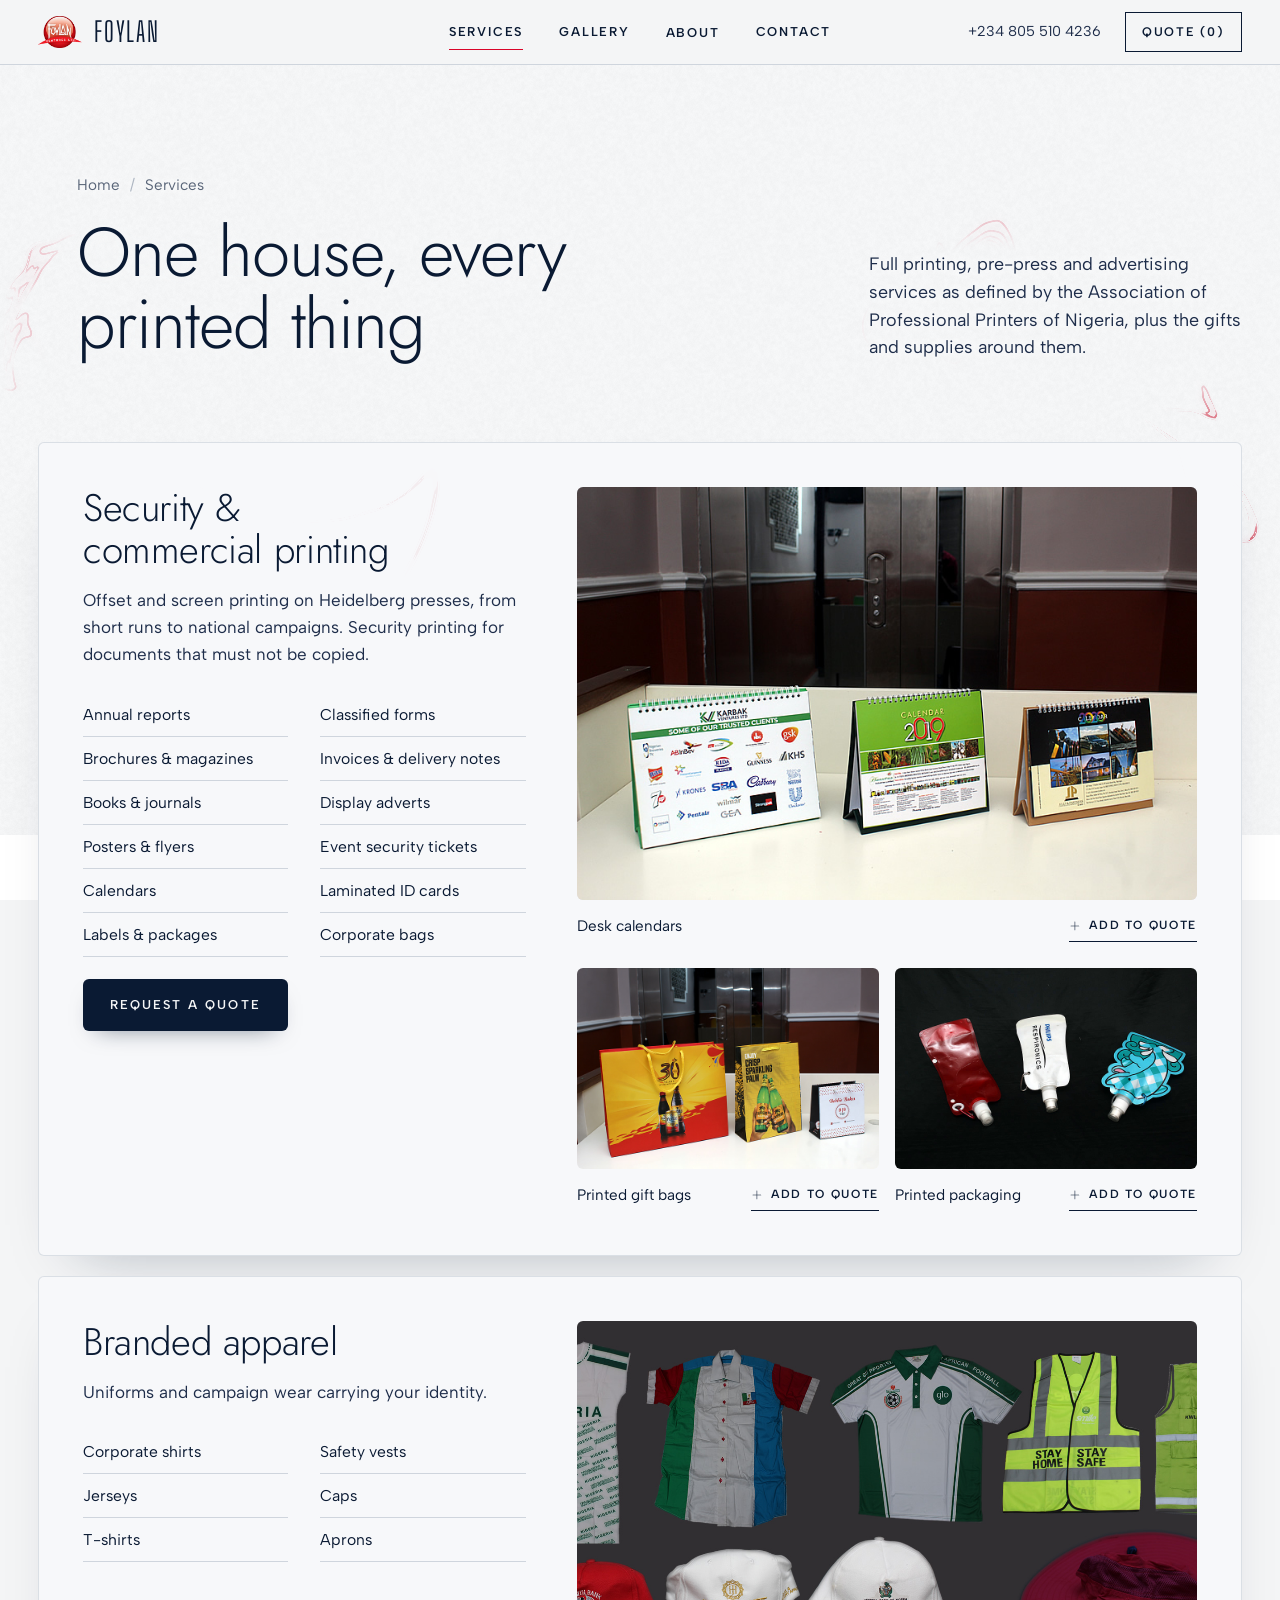
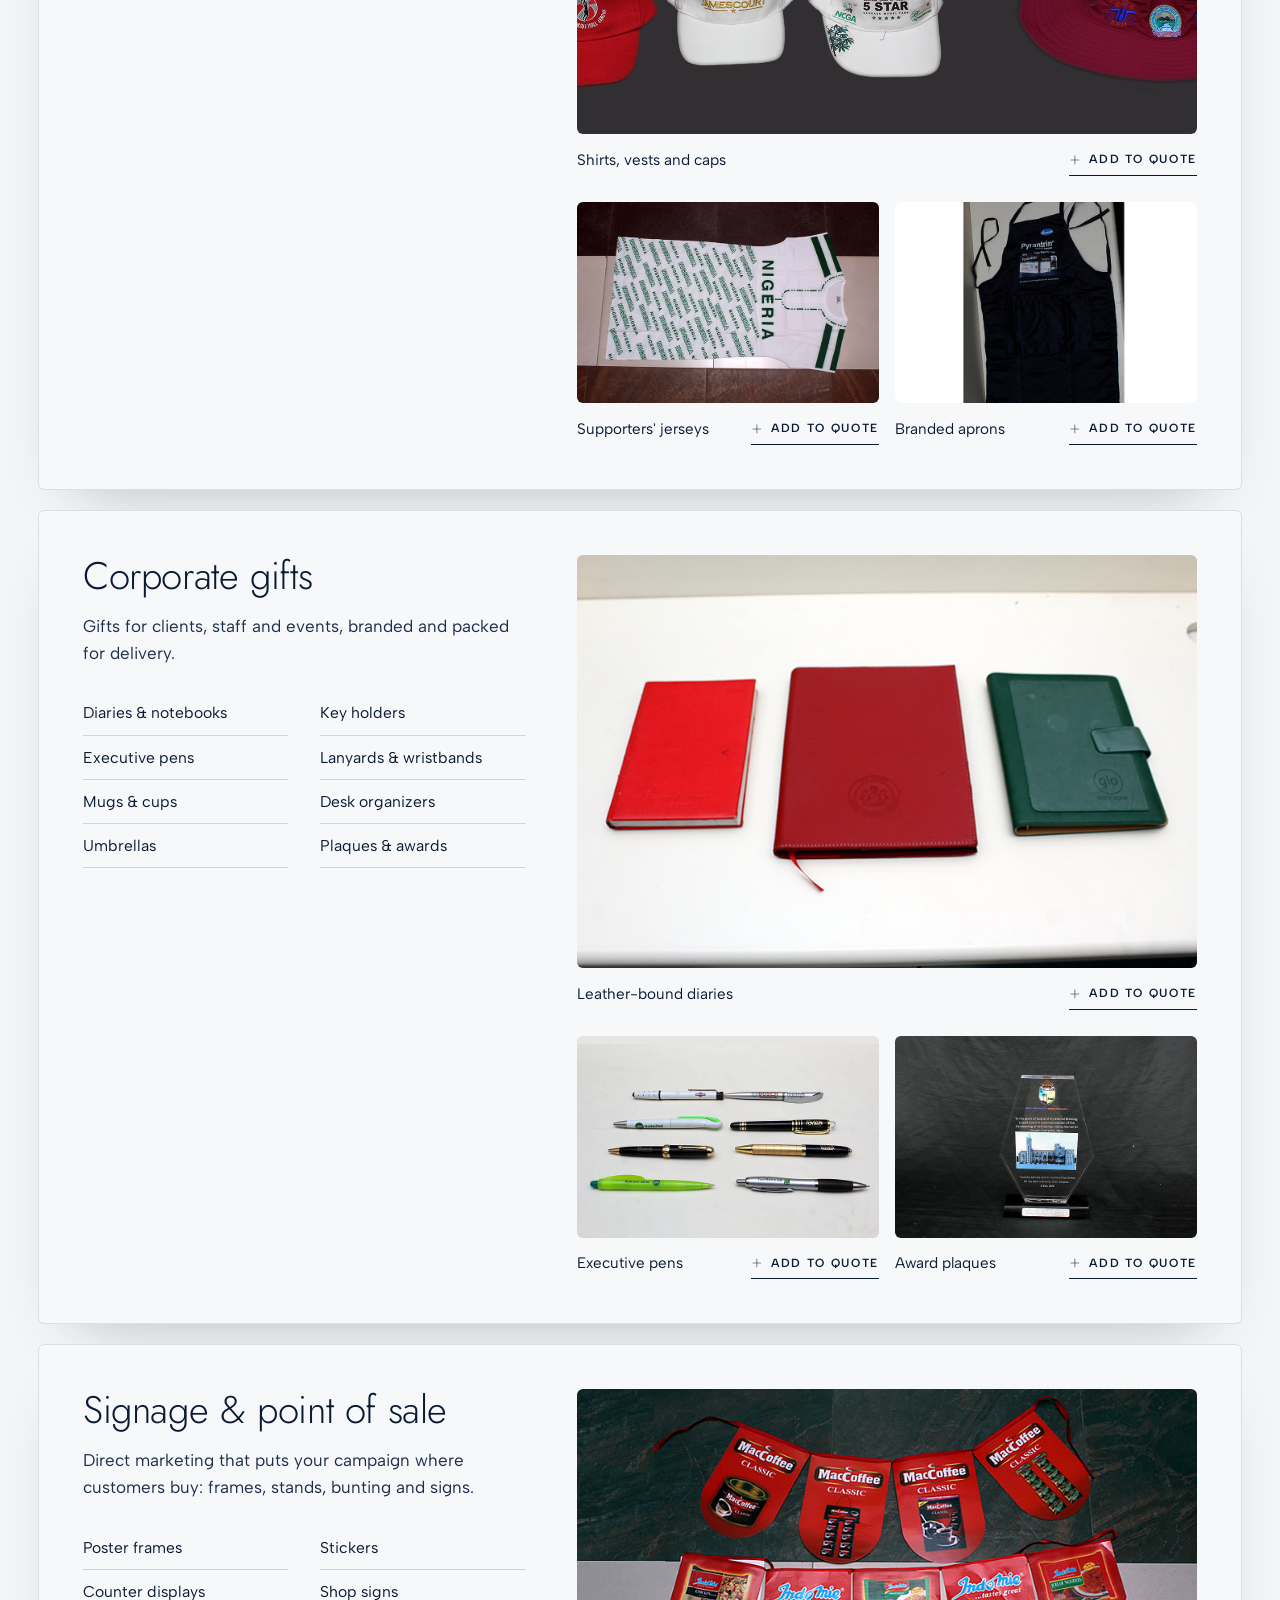
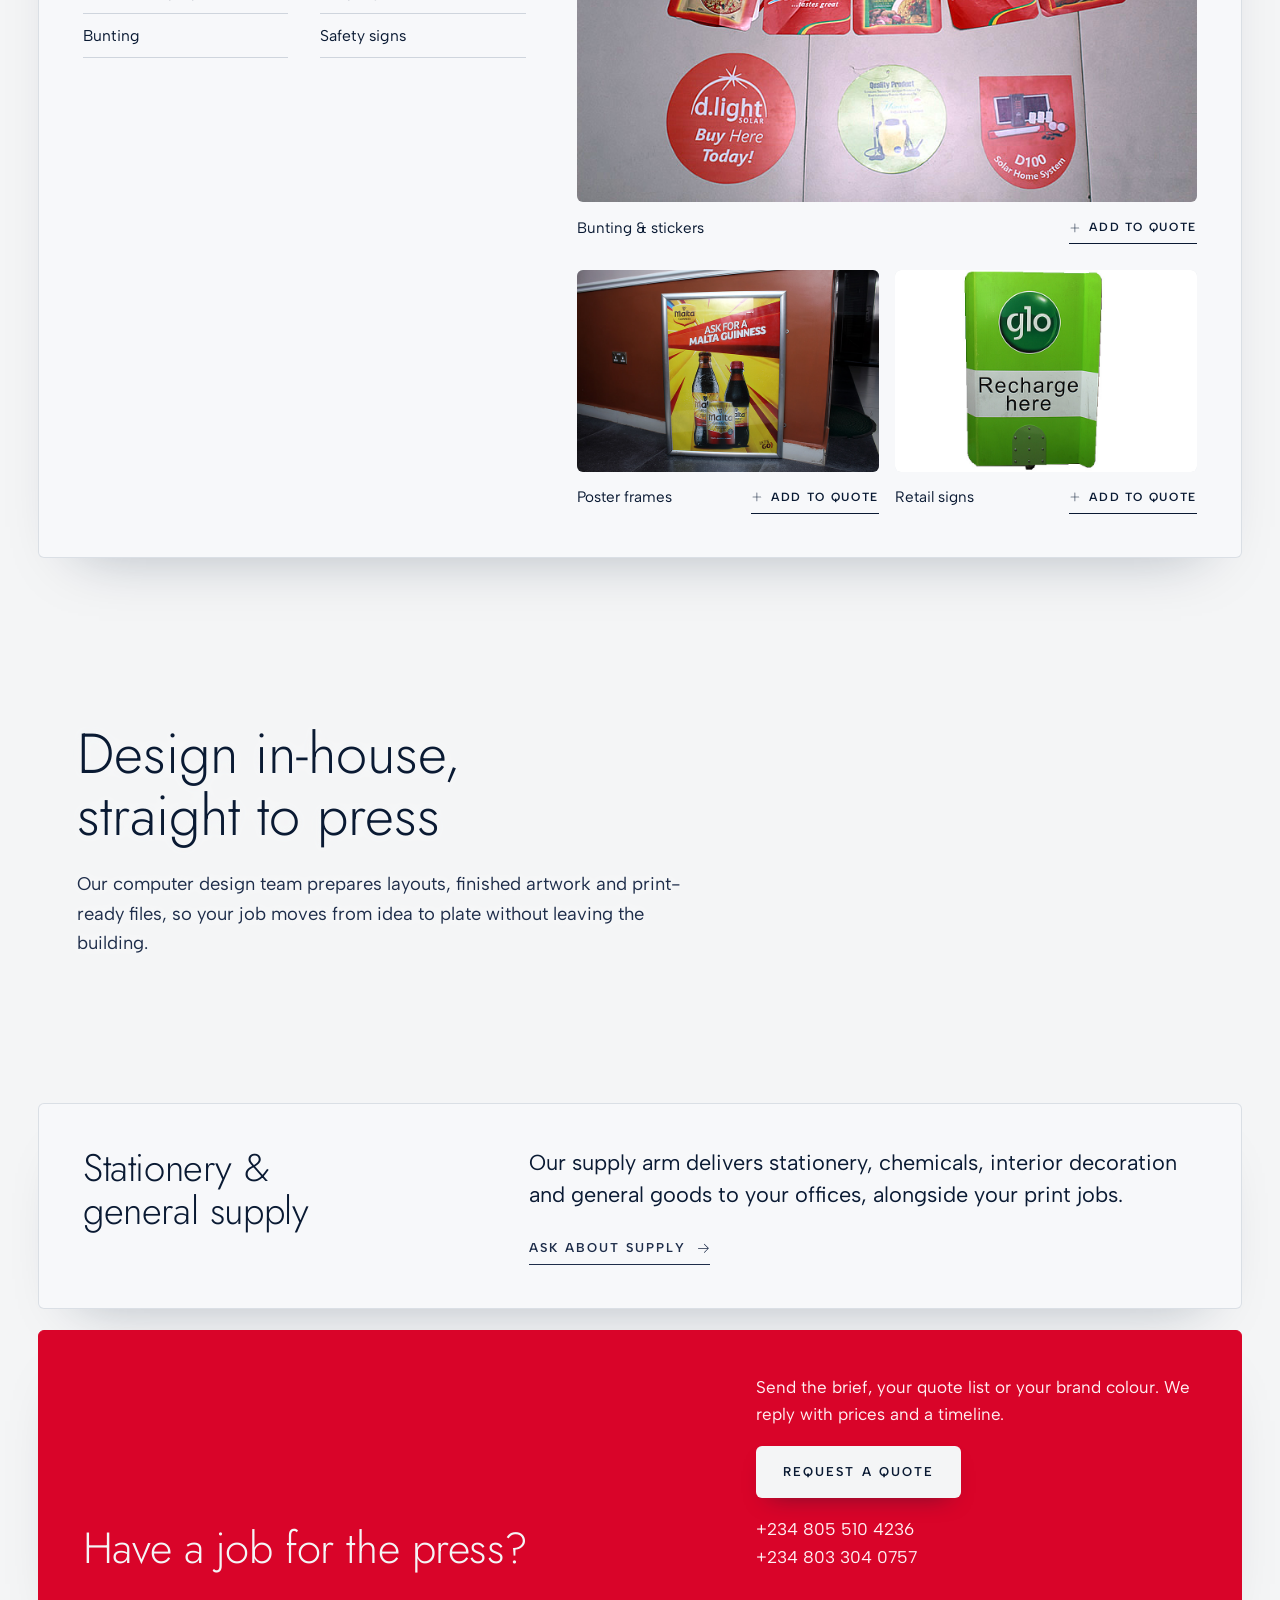
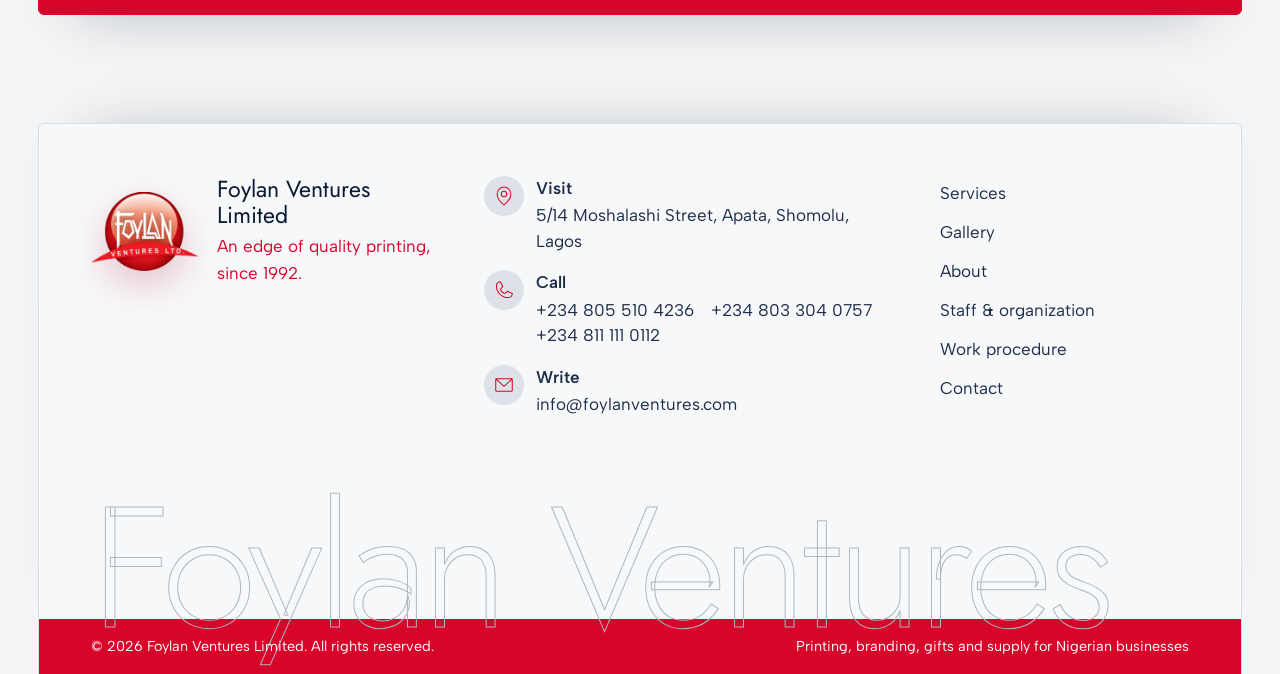
<file: services.html>
<!doctype html>
<html lang="en-NG">
<head>
<meta charset="utf-8">
<meta name="viewport" content="width=device-width, initial-scale=1">
<title>Services | Foylan Ventures Limited</title>
<meta name="description" content="Security and commercial printing, branded apparel, corporate gifts, signage and point-of-sale, design services and stationery supply from one Lagos supplier.">
<link rel="canonical" href="https://dejodammy.github.io/foylan/services.html">
<meta property="og:type" content="website">
<meta property="og:site_name" content="Foylan Ventures Limited">
<meta property="og:title" content="Services | Foylan Ventures Limited">
<meta property="og:description" content="Security and commercial printing, branded apparel, corporate gifts, signage and point-of-sale, design services and stationery supply from one Lagos supplier.">
<meta property="og:url" content="https://dejodammy.github.io/foylan/services.html">
<meta property="og:image" content="https://dejodammy.github.io/foylan/assets/images/ink-still.jpg">
<meta property="og:image:alt" content="Foylan Ventures Limited printing and branded materials">
<meta name="twitter:card" content="summary_large_image">
<meta name="twitter:title" content="Services | Foylan Ventures Limited">
<meta name="twitter:description" content="Security and commercial printing, branded apparel, corporate gifts, signage and point-of-sale, design services and stationery supply from one Lagos supplier.">
<meta name="twitter:image" content="https://dejodammy.github.io/foylan/assets/images/ink-still.jpg">
<meta name="robots" content="index, follow, max-image-preview:large">

<meta name="theme-color" content="#f4f5f6">
<link rel="icon" type="image/png" href="assets/images/favicon-192.png">
<link rel="apple-touch-icon" href="assets/images/favicon-192.png">
<link rel="manifest" href="manifest.webmanifest">
<link rel="preload" href="assets/fonts/jost-normal-latin.woff2" as="font" type="font/woff2" crossorigin>
<link rel="preload" href="assets/fonts/albert-sans-normal-latin.woff2" as="font" type="font/woff2" crossorigin>
<link rel="stylesheet" href="assets/css/site.css">
<script>
document.documentElement.classList.add('js');
</script>
<script type="application/ld+json">
{
  "@context": "https://schema.org",
  "@type": "WebPage",
  "@id": "https://dejodammy.github.io/foylan/services.html#webpage",
  "url": "https://dejodammy.github.io/foylan/services.html",
  "name": "Services | Foylan Ventures Limited",
  "description": "Security and commercial printing, branded apparel, corporate gifts, signage and point-of-sale, design services and stationery supply from one Lagos supplier.",
  "isPartOf": { "@id": "https://dejodammy.github.io/foylan/#website" }
}
</script>
</head>
<body class="page-services">
<svg xmlns="http://www.w3.org/2000/svg" style="display:none"><symbol id="i-arrow-right" viewBox="0 0 256 256"><path d="M220.24,132.24l-72,72a6,6,0,0,1-8.48-8.48L201.51,134H40a6,6,0,0,1,0-12H201.51L139.76,60.24a6,6,0,0,1,8.48-8.48l72,72A6,6,0,0,1,220.24,132.24Z"/></symbol><symbol id="i-arrow-left" viewBox="0 0 256 256"><path d="M222,128a6,6,0,0,1-6,6H54.49l61.75,61.76a6,6,0,1,1-8.48,8.48l-72-72a6,6,0,0,1,0-8.48l72-72a6,6,0,0,1,8.48,8.48L54.49,122H216A6,6,0,0,1,222,128Z"/></symbol><symbol id="i-arrow-up-right" viewBox="0 0 256 256"><path d="M198,64V168a6,6,0,0,1-12,0V78.48L68.24,196.24a6,6,0,0,1-8.48-8.48L177.52,70H88a6,6,0,0,1,0-12H192A6,6,0,0,1,198,64Z"/></symbol><symbol id="i-plus" viewBox="0 0 256 256"><path d="M222,128a6,6,0,0,1-6,6H134v82a6,6,0,0,1-12,0V134H40a6,6,0,0,1,0-12h82V40a6,6,0,0,1,12,0v82h82A6,6,0,0,1,222,128Z"/></symbol><symbol id="i-x" viewBox="0 0 256 256"><path d="M204.24,195.76a6,6,0,1,1-8.48,8.48L128,136.49,60.24,204.24a6,6,0,0,1-8.48-8.48L119.51,128,51.76,60.24a6,6,0,0,1,8.48-8.48L128,119.51l67.76-67.75a6,6,0,0,1,8.48,8.48L136.49,128Z"/></symbol><symbol id="i-list" viewBox="0 0 256 256"><path d="M222,128a6,6,0,0,1-6,6H40a6,6,0,0,1,0-12H216A6,6,0,0,1,222,128ZM40,70H216a6,6,0,0,0,0-12H40a6,6,0,0,0,0,12ZM216,186H40a6,6,0,0,0,0,12H216a6,6,0,0,0,0-12Z"/></symbol><symbol id="i-check" viewBox="0 0 256 256"><path d="M228.24,76.24l-128,128a6,6,0,0,1-8.48,0l-56-56a6,6,0,0,1,8.48-8.48L96,191.51,219.76,67.76a6,6,0,0,1,8.48,8.48Z"/></symbol><symbol id="i-phone" viewBox="0 0 256 256"><path d="M221.59,160.3l-47.24-21.17a14,14,0,0,0-13.28,1.22,4.81,4.81,0,0,0-.56.42l-24.69,21a1.88,1.88,0,0,1-1.68.06c-15.87-7.66-32.31-24-40-39.65a1.91,1.91,0,0,1,0-1.68l21.07-25a6.13,6.13,0,0,0,.42-.58,14,14,0,0,0,1.12-13.27L95.73,34.49a14,14,0,0,0-14.56-8.38A54.24,54.24,0,0,0,34,80c0,78.3,63.7,142,142,142a54.25,54.25,0,0,0,53.89-47.17A14,14,0,0,0,221.59,160.3ZM176,210C104.32,210,46,151.68,46,80A42.23,42.23,0,0,1,82.67,38h.23a2,2,0,0,1,1.84,1.31l21.1,47.11a2,2,0,0,1,0,1.67L84.73,113.15a4.73,4.73,0,0,0-.43.57,14,14,0,0,0-.91,13.73c8.87,18.16,27.17,36.32,45.53,45.19a14,14,0,0,0,13.77-1c.19-.13.38-.27.56-.42l24.68-21a1.92,1.92,0,0,1,1.6-.1l47.25,21.17a2,2,0,0,1,1.21,2A42.24,42.24,0,0,1,176,210Z"/></symbol><symbol id="i-envelope-simple" viewBox="0 0 256 256"><path d="M224,50H32a6,6,0,0,0-6,6V192a14,14,0,0,0,14,14H216a14,14,0,0,0,14-14V56A6,6,0,0,0,224,50ZM208.58,62,128,135.86,47.42,62ZM216,194H40a2,2,0,0,1-2-2V69.64l86,78.78a6,6,0,0,0,8.1,0L218,69.64V192A2,2,0,0,1,216,194Z"/></symbol><symbol id="i-map-pin" viewBox="0 0 256 256"><path d="M128,66a38,38,0,1,0,38,38A38,38,0,0,0,128,66Zm0,64a26,26,0,1,1,26-26A26,26,0,0,1,128,130Zm0-112a86.1,86.1,0,0,0-86,86c0,30.91,14.34,63.74,41.47,94.94a252.32,252.32,0,0,0,41.09,38,6,6,0,0,0,6.88,0,252.32,252.32,0,0,0,41.09-38c27.13-31.2,41.47-64,41.47-94.94A86.1,86.1,0,0,0,128,18Zm0,206.51C113,212.93,54,163.62,54,104a74,74,0,0,1,148,0C202,163.62,143,212.93,128,224.51Z"/></symbol><symbol id="i-trash" viewBox="0 0 256 256"><path d="M216,50H174V40a22,22,0,0,0-22-22H104A22,22,0,0,0,82,40V50H40a6,6,0,0,0,0,12H50V208a14,14,0,0,0,14,14H192a14,14,0,0,0,14-14V62h10a6,6,0,0,0,0-12ZM94,40a10,10,0,0,1,10-10h48a10,10,0,0,1,10,10V50H94ZM194,208a2,2,0,0,1-2,2H64a2,2,0,0,1-2-2V62H194ZM110,104v64a6,6,0,0,1-12,0V104a6,6,0,0,1,12,0Zm48,0v64a6,6,0,0,1-12,0V104a6,6,0,0,1,12,0Z"/></symbol><symbol id="i-house" viewBox="0 0 256 256"><path d="M217.9,110.1l-80-80a14,14,0,0,0-19.8,0l-80,80A13.92,13.92,0,0,0,34,120v96a6,6,0,0,0,6,6h64a6,6,0,0,0,6-6V158h36v58a6,6,0,0,0,6,6h64a6,6,0,0,0,6-6V120A13.92,13.92,0,0,0,217.9,110.1ZM210,210H158V152a6,6,0,0,0-6-6H104a6,6,0,0,0-6,6v58H46V120a2,2,0,0,1,.58-1.42l80-80a2,2,0,0,1,2.84,0l80,80A2,2,0,0,1,210,120Z"/></symbol><symbol id="i-drop" viewBox="0 0 256 256"><path d="M172.53,49.06a252.86,252.86,0,0,0-41.09-38,6,6,0,0,0-6.88,0,252.86,252.86,0,0,0-41.09,38C56.34,80.26,42,113.09,42,144a86,86,0,0,0,172,0C214,113.09,199.66,80.26,172.53,49.06ZM128,218a74.09,74.09,0,0,1-74-74c0-59.62,59-108.93,74-120.51C143,35.07,202,84.38,202,144A74.09,74.09,0,0,1,128,218Zm53.92-65A55.58,55.58,0,0,1,137,197.92a7,7,0,0,1-1,.08,6,6,0,0,1-1-11.92c17.38-2.92,32.13-17.68,35.08-35.08a6,6,0,1,1,11.84,2Z"/></symbol><symbol id="i-squares-four" viewBox="0 0 256 256"><path d="M104,42H56A14,14,0,0,0,42,56v48a14,14,0,0,0,14,14h48a14,14,0,0,0,14-14V56A14,14,0,0,0,104,42Zm2,62a2,2,0,0,1-2,2H56a2,2,0,0,1-2-2V56a2,2,0,0,1,2-2h48a2,2,0,0,1,2,2Zm94-62H152a14,14,0,0,0-14,14v48a14,14,0,0,0,14,14h48a14,14,0,0,0,14-14V56A14,14,0,0,0,200,42Zm2,62a2,2,0,0,1-2,2H152a2,2,0,0,1-2-2V56a2,2,0,0,1,2-2h48a2,2,0,0,1,2,2Zm-98,34H56a14,14,0,0,0-14,14v48a14,14,0,0,0,14,14h48a14,14,0,0,0,14-14V152A14,14,0,0,0,104,138Zm2,62a2,2,0,0,1-2,2H56a2,2,0,0,1-2-2V152a2,2,0,0,1,2-2h48a2,2,0,0,1,2,2Zm94-62H152a14,14,0,0,0-14,14v48a14,14,0,0,0,14,14h48a14,14,0,0,0,14-14V152A14,14,0,0,0,200,138Zm2,62a2,2,0,0,1-2,2H152a2,2,0,0,1-2-2V152a2,2,0,0,1,2-2h48a2,2,0,0,1,2,2Z"/></symbol><symbol id="i-images" viewBox="0 0 256 256"><path d="M216,42H72A14,14,0,0,0,58,56V74H40A14,14,0,0,0,26,88V200a14,14,0,0,0,14,14H184a14,14,0,0,0,14-14V182h18a14,14,0,0,0,14-14V56A14,14,0,0,0,216,42ZM70,56a2,2,0,0,1,2-2H216a2,2,0,0,1,2,2v67.57L204.53,110.1a14,14,0,0,0-19.8,0l-21.42,21.41L117.9,86.1a14,14,0,0,0-19.8,0L70,114.2ZM186,200a2,2,0,0,1-2,2H40a2,2,0,0,1-2-2V88a2,2,0,0,1,2-2H58v82a14,14,0,0,0,14,14H186Zm30-30H72a2,2,0,0,1-2-2V131.17l36.58-36.58a2,2,0,0,1,2.83,0l49.66,49.66a6,6,0,0,0,8.49,0l25.65-25.66a2,2,0,0,1,2.83,0l22,22V168A2,2,0,0,1,216,170ZM162,84a10,10,0,1,1,10,10A10,10,0,0,1,162,84Z"/></symbol><symbol id="i-info" viewBox="0 0 256 256"><path d="M142,176a6,6,0,0,1-6,6,14,14,0,0,1-14-14V128a2,2,0,0,0-2-2,6,6,0,0,1,0-12,14,14,0,0,1,14,14v40a2,2,0,0,0,2,2A6,6,0,0,1,142,176ZM124,94a10,10,0,1,0-10-10A10,10,0,0,0,124,94Zm106,34A102,102,0,1,1,128,26,102.12,102.12,0,0,1,230,128Zm-12,0a90,90,0,1,0-90,90A90.1,90.1,0,0,0,218,128Z"/></symbol><symbol id="i-chat-circle-text" viewBox="0 0 256 256"><path d="M166,112a6,6,0,0,1-6,6H96a6,6,0,0,1,0-12h64A6,6,0,0,1,166,112Zm-6,26H96a6,6,0,0,0,0,12h64a6,6,0,0,0,0-12Zm70-10A102,102,0,0,1,79.31,217.65L44.44,229.27a14,14,0,0,1-17.71-17.71l11.62-34.87A102,102,0,1,1,230,128Zm-12,0A90,90,0,1,0,50.08,173.06a6,6,0,0,1,.5,4.91L38.12,215.35a2,2,0,0,0,2.53,2.53L78,205.42a6.2,6.2,0,0,1,1.9-.31,6.09,6.09,0,0,1,3,.81A90,90,0,0,0,218,128Z"/></symbol><symbol id="i-hand-pointing" viewBox="0 0 256 256"><path d="M196,90a25.87,25.87,0,0,0-14.59,4.49A26,26,0,0,0,142,78.1V44a26,26,0,0,0-52,0v87l-7.53-12.1a26,26,0,0,0-45,26.07l4.67,8.25c34,60,48.07,84.77,93.86,84.77a86.1,86.1,0,0,0,86-86V116A26,26,0,0,0,196,90Zm14,62a74.09,74.09,0,0,1-74,74c-38.8,0-50-19.83-83.42-78.69L47.89,139l0,0A14,14,0,0,1,53,119.88,13.87,13.87,0,0,1,60,118a14,14,0,0,1,12.15,7l.1.17,18.68,30A6,6,0,0,0,102,152V44a14,14,0,0,1,28,0v68a6,6,0,0,0,12,0V100a14,14,0,0,1,28,0v20a6,6,0,0,0,12,0v-4a14,14,0,0,1,28,0Z"/></symbol><symbol id="i-eyedropper" viewBox="0 0 256 256"><path d="M222,67.34a33.81,33.81,0,0,0-10.64-24.25C198.12,30.56,176.68,31,163.54,44.18L142.82,65l-.63-.63a22,22,0,0,0-31.11,0l-9,9a14,14,0,0,0,0,19.81l3.47,3.47L53.14,149.1a37.79,37.79,0,0,0-9.84,36.73l-8.31,19a11.68,11.68,0,0,0,2.46,13A13.91,13.91,0,0,0,47.32,222,14.15,14.15,0,0,0,53,220.82L71,212.92a37.92,37.92,0,0,0,35.84-10.07l52.44-52.46,3.47,3.48a14,14,0,0,0,19.8,0l9-9a22,22,0,0,0,0-31.12l-.66-.66L212,91.85A33.76,33.76,0,0,0,222,67.34Zm-123.61,127a26,26,0,0,1-26,6.47,6,6,0,0,0-4.16.24l-20,8.75a2,2,0,0,1-2.09-.31l9.12-20.9a5.94,5.94,0,0,0,.19-4.31,25.88,25.88,0,0,1,6.26-26.72l52.44-52.45,36.76,36.78Zm105.16-111L178.17,108.9a6,6,0,0,0,0,8.47l4.88,4.89a10,10,0,0,1,0,14.15l-9,9a2,2,0,0,1-2.82,0l-60.69-60.7a2,2,0,0,1,0-2.83l9-9a10,10,0,0,1,14.14,0l4.89,4.89a6,6,0,0,0,4.24,1.75h0a6,6,0,0,0,4.25-1.77L172,52.66c8.58-8.58,22.52-9,31.08-.85a22,22,0,0,1,.44,31.57Z"/></symbol></svg>
<canvas id="ink" aria-hidden="true"></canvas>
<div class="ink-still" aria-hidden="true"></div>
<a class="skip" href="#main">Skip to content</a>

<header class="nav">
  <div class="nav-inner">
    <a class="wordmark" href="index.html" aria-label="Foylan Ventures, home">
      <img src="assets/images/foylan-logo.png" alt="" width="44" height="32">
      <span>Foylan</span>
    </a>
    <nav class="nav-links" id="head-nav" aria-label="Main">
      <a href="services.html" aria-current="page">Services</a>
      <a href="foylan-gallery.html">Gallery</a>
      <span class="nav-group">
        <a href="about.html">About</a>
        <span class="nav-sub">
          <a href="about.html">The company</a>
          <a href="staff-and-organization.html">Staff &amp; organization</a>
          <a href="our-work-procedure.html">Work procedure</a>
        </span>
      </span>
      <a href="contact.html">Contact</a>
    </nav>
    <div class="nav-end">
      <a class="nav-phone" href="tel:+2348055104236">+234 805 510 4236</a>
      <button class="quote-toggle" type="button" aria-controls="quote-drawer" aria-expanded="false">Quote (<span data-quote-count>0</span>)</button>
      <button class="menu-toggle" type="button" aria-controls="head-nav" aria-expanded="false">
        <svg class="i" aria-hidden="true"><use href="#i-list"/></svg><span class="sr-only">Menu</span>
      </button>
    </div>
  </div>
</header>

<main id="main">
<header class="ph-head">
  <ol class="crumbs"><li><a href="index.html">Home</a></li><li aria-current="page">Services</li></ol>
  <h1 class="display">One house, every printed thing</h1>
  <p class="lede">Full printing, pre-press and advertising services as defined by the Association of Professional Printers of Nigeria, plus the gifts and supplies around them.</p>
</header>

<section class="svc" id="printing" aria-labelledby="s1">
  <div class="svc-head">
    <h2 id="s1" class="h-sec">Security &amp; commercial printing</h2>
    <p class="copy">Offset and screen printing on Heidelberg presses, from short runs to national campaigns. Security printing for documents that must not be copied.</p>
    <ul class="list-cols">
      <li>Annual reports</li><li>Brochures &amp; magazines</li><li>Books &amp; journals</li><li>Posters &amp; flyers</li>
      <li>Calendars</li><li>Labels &amp; packages</li><li>Classified forms</li><li>Invoices &amp; delivery notes</li>
      <li>Display adverts</li><li>Event security tickets</li><li>Laminated ID cards</li><li>Corporate bags</li>
    </ul>
    <div class="acts"><a class="btn btn-ink" href="contact.html#quote">Request a quote</a></div>
  </div>
  <div class="svc-shots">
    <figure data-fade><img src="assets/gallery/IMG_6928.jpg" alt="Printed desk calendars" width="750" height="500" loading="lazy" style="object-position: 50% 80%"><figcaption><span>Desk calendars</span><button class="add" type="button" data-add="Desk calendars" data-cat="Print &amp; packaging" data-img="assets/gallery/IMG_6928.jpg" aria-pressed="false"><svg class="i" aria-hidden="true"><use href="#i-plus"/></svg><span class="off">Add to quote</span><span class="on">Added</span><span class="sr-only">: Desk calendars</span></button></figcaption></figure>
    <figure data-fade><img src="assets/gallery/IMG_6902.jpg" alt="Printed gift bags" width="750" height="500" loading="lazy"><figcaption><span>Printed gift bags</span><button class="add" type="button" data-add="Printed gift bags" data-cat="Print &amp; packaging" data-img="assets/gallery/IMG_6902.jpg" aria-pressed="false"><svg class="i" aria-hidden="true"><use href="#i-plus"/></svg><span class="off">Add to quote</span><span class="on">Added</span><span class="sr-only">: Printed gift bags</span></button></figcaption></figure>
    <figure data-fade style="--d:1"><img src="assets/gallery/IMG_6970.jpg" alt="Printed product pouches" width="750" height="500" loading="lazy"><figcaption><span>Printed packaging</span><button class="add" type="button" data-add="Printed product pouches" data-cat="Print &amp; packaging" data-img="assets/gallery/IMG_6970.jpg" aria-pressed="false"><svg class="i" aria-hidden="true"><use href="#i-plus"/></svg><span class="off">Add to quote</span><span class="on">Added</span><span class="sr-only">: Printed product pouches</span></button></figcaption></figure>
  </div>
</section>

<section class="svc alt" id="apparel" aria-labelledby="s2">
  <div class="svc-head">
    <h2 id="s2" class="h-sec">Branded apparel</h2>
    <p class="copy">Uniforms and campaign wear carrying your identity.</p>
    <ul class="list-cols"><li>Corporate shirts</li><li>Jerseys</li><li>T-shirts</li><li>Safety vests</li><li>Caps</li><li>Aprons</li></ul>
  </div>
  <div class="svc-shots">
    <figure data-fade><img src="assets/images/our-products.jpg" alt="Branded shirts, vests and caps" width="1680" height="800" loading="lazy"><figcaption><span>Shirts, vests and caps</span><button class="add" type="button" data-add="Branded shirts and caps" data-cat="Apparel" data-img="assets/images/our-products.jpg" aria-pressed="false"><svg class="i" aria-hidden="true"><use href="#i-plus"/></svg><span class="off">Add to quote</span><span class="on">Added</span><span class="sr-only">: Branded shirts and caps</span></button></figcaption></figure>
    <figure data-fade><img src="assets/gallery/IMG_6990.jpg" alt="Nigeria supporters' jersey" width="750" height="500" loading="lazy"><figcaption><span>Supporters' jerseys</span><button class="add" type="button" data-add="Supporters&#x27; jerseys" data-cat="Apparel" data-img="assets/gallery/IMG_6990.jpg" aria-pressed="false"><svg class="i" aria-hidden="true"><use href="#i-plus"/></svg><span class="off">Add to quote</span><span class="on">Added</span><span class="sr-only">: Supporters&#x27; jerseys</span></button></figcaption></figure>
    <figure data-fade style="--d:1"><img src="assets/gallery/IMG_6940.jpg" alt="Branded apron" width="750" height="500" loading="lazy" style="object-position: 50% 30%"><figcaption><span>Branded aprons</span><button class="add" type="button" data-add="Branded aprons" data-cat="Apparel" data-img="assets/gallery/IMG_6940.jpg" aria-pressed="false"><svg class="i" aria-hidden="true"><use href="#i-plus"/></svg><span class="off">Add to quote</span><span class="on">Added</span><span class="sr-only">: Branded aprons</span></button></figcaption></figure>
  </div>
</section>

<section class="svc" id="gifts" aria-labelledby="s3">
  <div class="svc-head">
    <h2 id="s3" class="h-sec">Corporate gifts</h2>
    <p class="copy">Gifts for clients, staff and events, branded and packed for delivery.</p>
    <ul class="list-cols"><li>Diaries &amp; notebooks</li><li>Executive pens</li><li>Mugs &amp; cups</li><li>Umbrellas</li><li>Key holders</li><li>Lanyards &amp; wristbands</li><li>Desk organizers</li><li>Plaques &amp; awards</li></ul>
  </div>
  <div class="svc-shots">
    <figure data-fade><img src="assets/gallery/IMG_6926.jpg" alt="Leather-bound diaries" width="750" height="500" loading="lazy"><figcaption><span>Leather-bound diaries</span><button class="add" type="button" data-add="Leather-bound diaries" data-cat="Gifts &amp; promo" data-img="assets/gallery/IMG_6926.jpg" aria-pressed="false"><svg class="i" aria-hidden="true"><use href="#i-plus"/></svg><span class="off">Add to quote</span><span class="on">Added</span><span class="sr-only">: Leather-bound diaries</span></button></figcaption></figure>
    <figure data-fade><img src="assets/gallery/IMG_6896.jpg" alt="Branded executive pens" width="750" height="500" loading="lazy"><figcaption><span>Executive pens</span><button class="add" type="button" data-add="Executive pens" data-cat="Gifts &amp; promo" data-img="assets/gallery/IMG_6896.jpg" aria-pressed="false"><svg class="i" aria-hidden="true"><use href="#i-plus"/></svg><span class="off">Add to quote</span><span class="on">Added</span><span class="sr-only">: Executive pens</span></button></figcaption></figure>
    <figure data-fade style="--d:1"><img src="assets/gallery/IMG_7001.jpg" alt="Crystal award plaque" width="750" height="500" loading="lazy"><figcaption><span>Award plaques</span><button class="add" type="button" data-add="Award plaques" data-cat="Gifts &amp; promo" data-img="assets/gallery/IMG_7001.jpg" aria-pressed="false"><svg class="i" aria-hidden="true"><use href="#i-plus"/></svg><span class="off">Add to quote</span><span class="on">Added</span><span class="sr-only">: Award plaques</span></button></figcaption></figure>
  </div>
</section>

<section class="svc alt" id="signage" aria-labelledby="s4">
  <div class="svc-head">
    <h2 id="s4" class="h-sec">Signage &amp; point of sale</h2>
    <p class="copy">Direct marketing that puts your campaign where customers buy: frames, stands, bunting and signs.</p>
    <ul class="list-cols"><li>Poster frames</li><li>Counter displays</li><li>Bunting</li><li>Stickers</li><li>Shop signs</li><li>Safety signs</li></ul>
  </div>
  <div class="svc-shots">
    <figure data-fade><img src="assets/gallery/IMG_6975.jpg" alt="Point-of-sale bunting and stickers" width="750" height="500" loading="lazy"><figcaption><span>Bunting &amp; stickers</span><button class="add" type="button" data-add="Point-of-sale bunting" data-cat="Signage &amp; displays" data-img="assets/gallery/IMG_6975.jpg" aria-pressed="false"><svg class="i" aria-hidden="true"><use href="#i-plus"/></svg><span class="off">Add to quote</span><span class="on">Added</span><span class="sr-only">: Point-of-sale bunting</span></button></figcaption></figure>
    <figure data-fade><img src="assets/gallery/IMG_7012.jpg" alt="Framed Malta Guinness point-of-sale poster" width="750" height="500" loading="lazy"><figcaption><span>Poster frames</span><button class="add" type="button" data-add="Poster frames" data-cat="Signage &amp; displays" data-img="assets/gallery/IMG_7012.jpg" aria-pressed="false"><svg class="i" aria-hidden="true"><use href="#i-plus"/></svg><span class="off">Add to quote</span><span class="on">Added</span><span class="sr-only">: Poster frames</span></button></figcaption></figure>
    <figure data-fade style="--d:1"><img src="assets/gallery/IMG_7043.jpg" alt="Glo recharge point sign" width="750" height="500" loading="lazy"><figcaption><span>Retail signs</span><button class="add" type="button" data-add="Retail signs" data-cat="Signage &amp; displays" data-img="assets/gallery/IMG_7043.jpg" aria-pressed="false"><svg class="i" aria-hidden="true"><use href="#i-plus"/></svg><span class="off">Add to quote</span><span class="on">Added</span><span class="sr-only">: Retail signs</span></button></figcaption></figure>
  </div>
</section>

<section class="room-text" id="design" aria-labelledby="s5">
  <h2 id="s5" class="h-room" data-fade>Design in-house, straight to press</h2>
  <p data-fade style="--d:1">Our computer design team prepares layouts, finished artwork and print-ready files, so your job moves from idea to plate without leaving the building.</p>
</section>

<section class="block" id="supply" aria-labelledby="s6">
  <h2 id="s6" class="h-sec">Stationery &amp; general supply</h2>
  <div class="copy">
    <p class="big">Our supply arm delivers stationery, chemicals, interior decoration and general goods to your offices, alongside your print jobs.</p>
    <a class="tlink" href="contact.html#quote">Ask about supply<svg class="i" aria-hidden="true"><use href="#i-arrow-right"/></svg></a>
  </div>
</section>

<section class="close" aria-labelledby="close-h">
  <h2 id="close-h" class="h2">Have a job for the press?</h2>
  <div class="acts2">
    <p>Send the brief, your quote list or your brand colour. We reply with prices and a timeline.</p>
    <a class="btn btn-ink" href="contact.html#quote">Request a quote</a>
    <p class="phones"><a href="tel:+2348055104236">+234 805 510 4236</a><br><a href="tel:+2348033040757">+234 803 304 0757</a></p>
  </div>
</section>
</main>

<footer class="foot">
  <div class="foot-inner">
    <div class="foot-top">
      <div class="foot-brand">
        <img src="assets/images/foylan-logo-hd.webp" alt="" width="1000" height="725" loading="lazy">
        <div>
          <p class="foot-name">Foylan Ventures Limited</p>
          <p class="foot-tag">An edge of quality printing, since 1992.</p>
        </div>
      </div>
      <ul class="foot-contact">
        <li><svg class="i" aria-hidden="true"><use href="#i-map-pin"/></svg><span><b>Visit</b>5/14 Moshalashi Street, Apata, Shomolu, Lagos</span></li>
        <li><svg class="i" aria-hidden="true"><use href="#i-phone"/></svg><span><b>Call</b><a href="tel:+2348055104236">+234 805 510 4236</a> <a href="tel:+2348033040757">+234 803 304 0757</a> <a href="tel:+2348111110112">+234 811 111 0112</a></span></li>
        <li><svg class="i" aria-hidden="true"><use href="#i-envelope-simple"/></svg><span><b>Write</b><a href="mailto:info@foylanventures.com">info@foylanventures.com</a></span></li>
      </ul>
      <nav class="foot-nav" aria-label="Footer">
        <a href="services.html">Services</a>
        <a href="foylan-gallery.html">Gallery</a>
        <a href="about.html">About</a>
        <a href="staff-and-organization.html">Staff &amp; organization</a>
        <a href="our-work-procedure.html">Work procedure</a>
        <a href="contact.html">Contact</a>
      </nav>
    </div>
    <p class="foot-word" aria-hidden="true">Foylan Ventures</p>
    <p class="foot-base"><span>&copy; <span data-year>2026</span> Foylan Ventures Limited. All rights reserved.</span><span>Printing, branding, gifts and supply for Nigerian businesses</span></p>
  </div>
</footer>

<aside class="drawer" id="quote-drawer" aria-label="Your quote list" aria-hidden="true" inert>
  <div class="drawer-head">
    <h2>Your quote list</h2>
    <button class="icon-btn" type="button" data-drawer-close aria-label="Close quote list"><svg class="i" aria-hidden="true"><use href="#i-x"/></svg></button>
  </div>
  <ul class="drawer-list" data-quote-list></ul>
  <div class="drawer-empty" data-quote-empty>
    <p>Nothing here yet.</p>
    <p>Add pieces from the <a href="foylan-gallery.html">gallery</a> or <a href="services.html">services</a>, then send them to us as one request.</p>
  </div>
  <div class="drawer-foot">
    <a class="btn btn-ink" href="contact.html#quote">Continue to request</a>
    <p>This is a request for a quote, not an order.</p>
  </div>
</aside>
<div class="scrim" data-drawer-close hidden></div>

<script src="assets/js/ink.js" defer></script>
<script src="assets/js/site.js" defer></script>
</body>
</html>
</file>
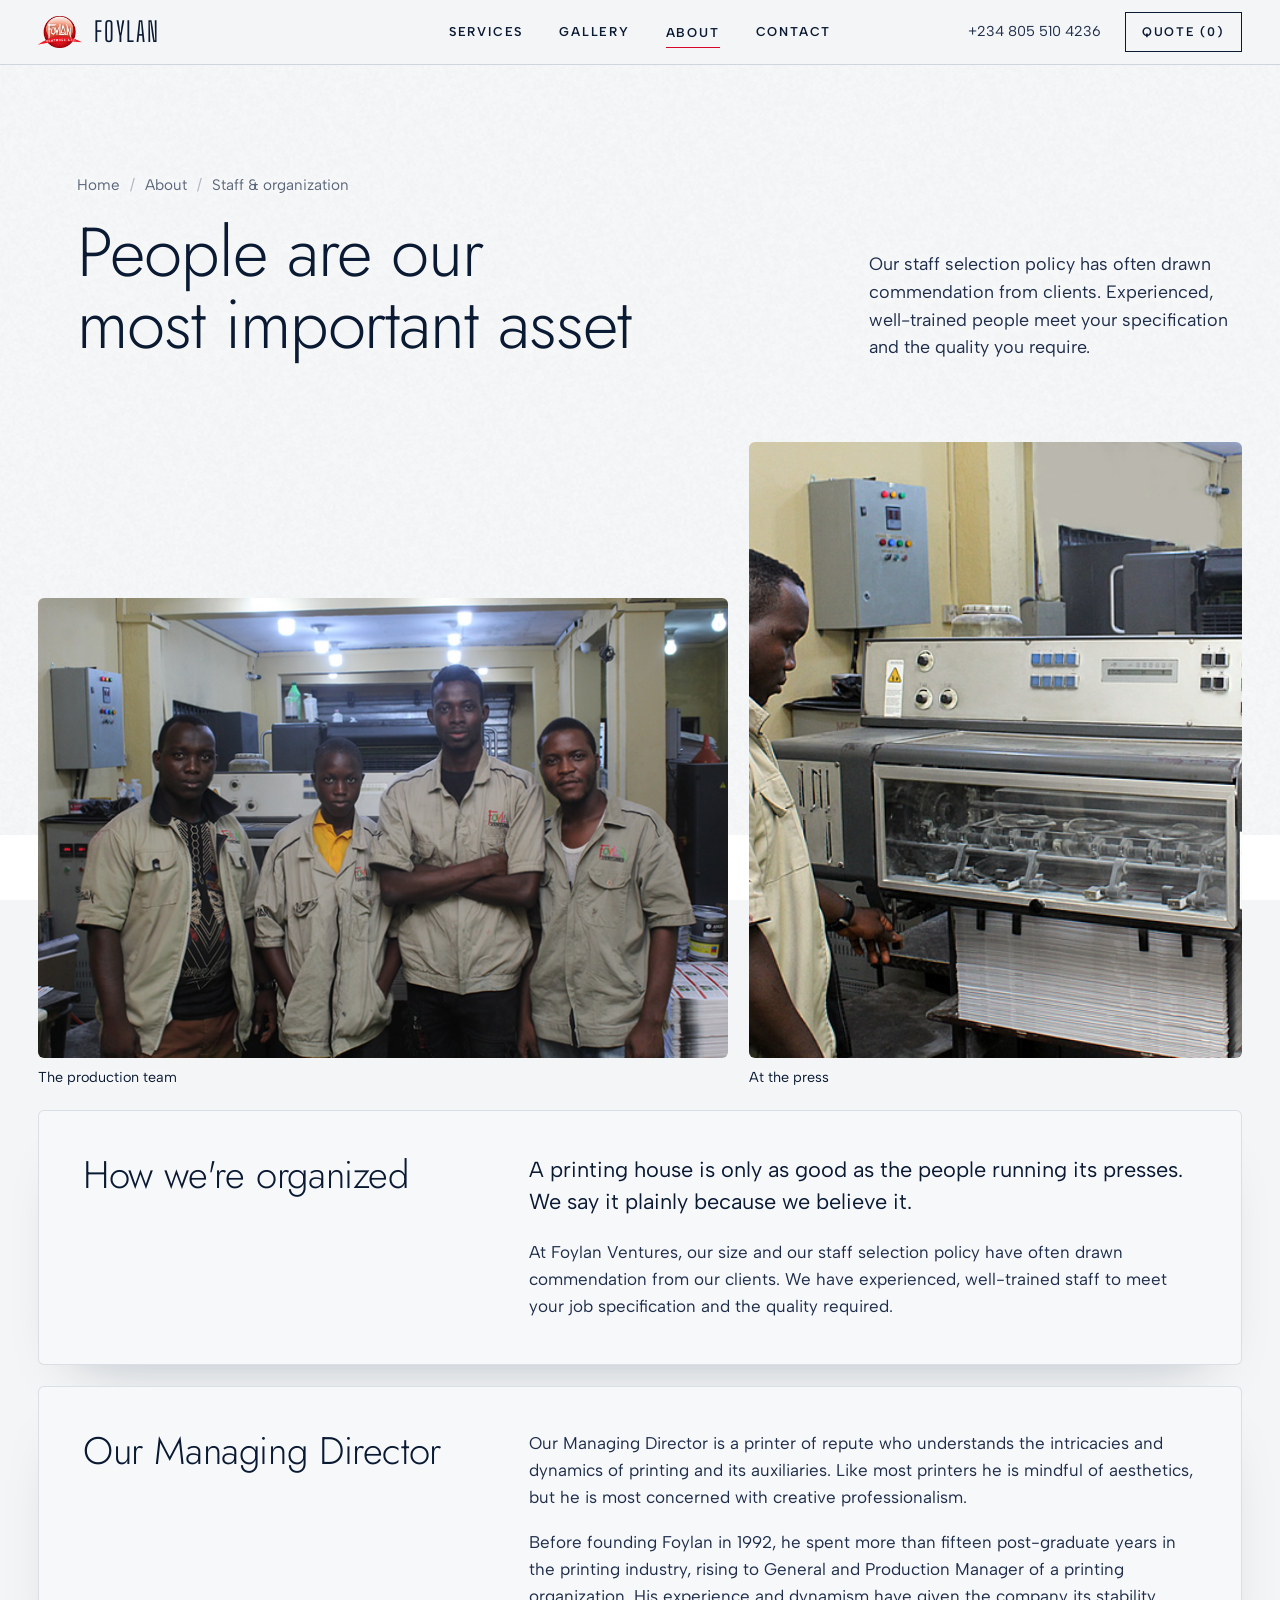
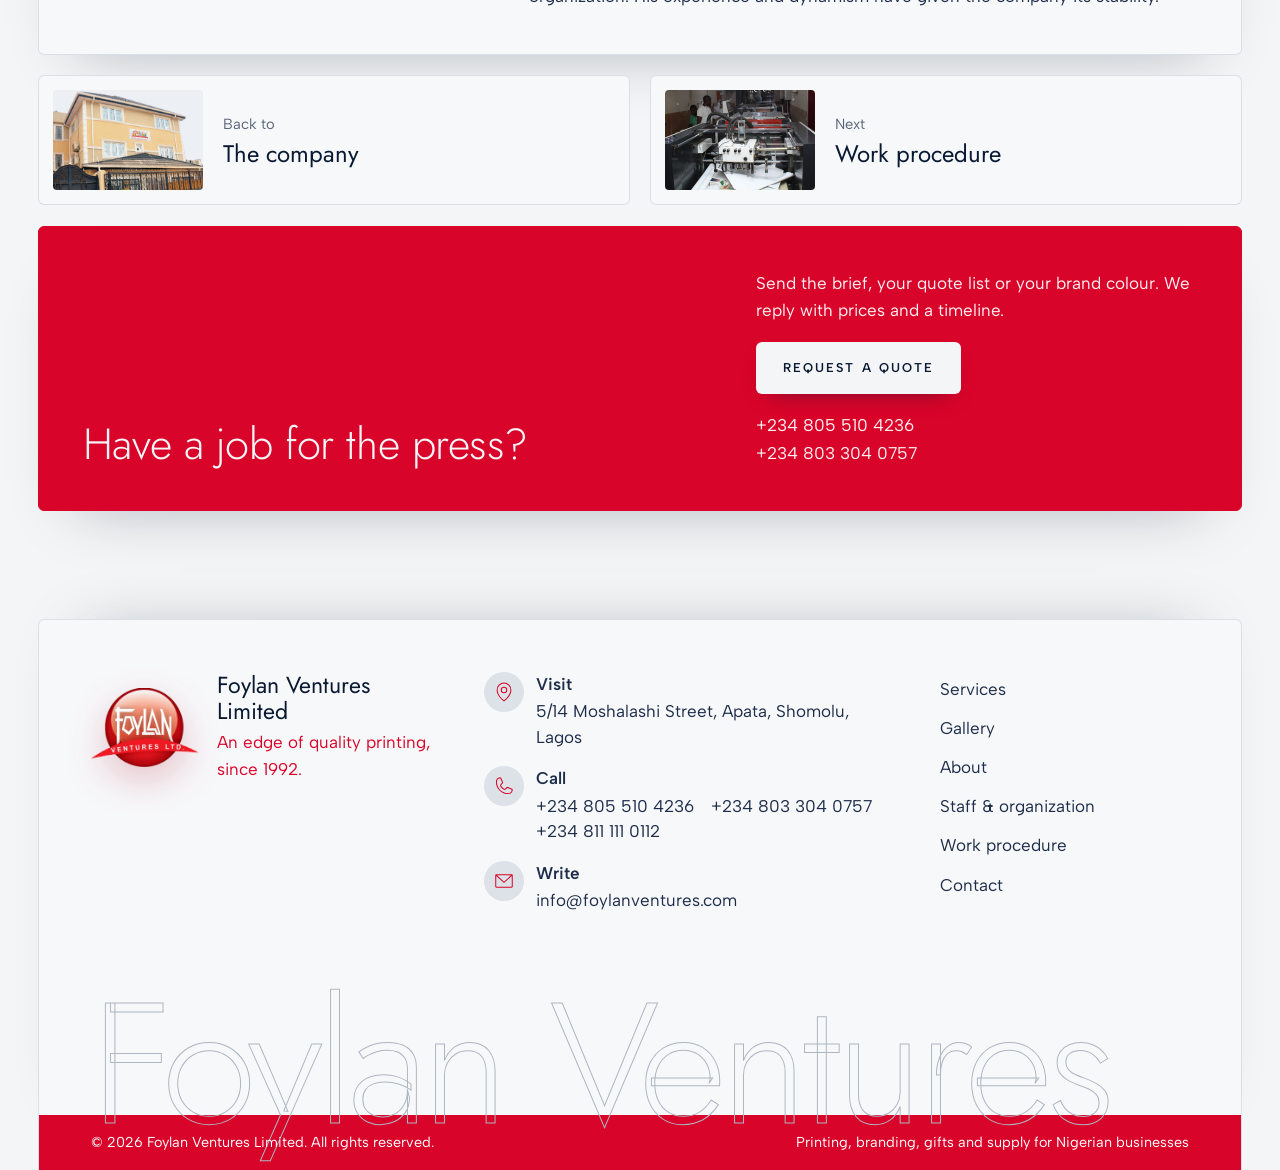
<file: staff-and-organization.html>
<!doctype html>
<html lang="en-NG">
<head>
<meta charset="utf-8">
<meta name="viewport" content="width=device-width, initial-scale=1">
<title>Staff and Organization | Foylan Ventures Limited</title>
<meta name="description" content="Experienced, well-trained print professionals led by a Managing Director who rose from General and Production Manager in the printing industry.">
<link rel="canonical" href="https://dejodammy.github.io/foylan/staff-and-organization.html">
<meta property="og:type" content="website">
<meta property="og:site_name" content="Foylan Ventures Limited">
<meta property="og:title" content="Staff and Organization | Foylan Ventures Limited">
<meta property="og:description" content="Experienced, well-trained print professionals led by a Managing Director who rose from General and Production Manager in the printing industry.">
<meta property="og:url" content="https://dejodammy.github.io/foylan/staff-and-organization.html">
<meta property="og:image" content="https://dejodammy.github.io/foylan/assets/images/ink-still.jpg">
<meta property="og:image:alt" content="Foylan Ventures Limited printing and branded materials">
<meta name="twitter:card" content="summary_large_image">
<meta name="twitter:title" content="Staff and Organization | Foylan Ventures Limited">
<meta name="twitter:description" content="Experienced, well-trained print professionals led by a Managing Director who rose from General and Production Manager in the printing industry.">
<meta name="twitter:image" content="https://dejodammy.github.io/foylan/assets/images/ink-still.jpg">
<meta name="robots" content="index, follow, max-image-preview:large">

<meta name="theme-color" content="#f4f5f6">
<link rel="icon" type="image/png" href="assets/images/favicon-192.png">
<link rel="apple-touch-icon" href="assets/images/favicon-192.png">
<link rel="manifest" href="manifest.webmanifest">
<link rel="preload" href="assets/fonts/jost-normal-latin.woff2" as="font" type="font/woff2" crossorigin>
<link rel="preload" href="assets/fonts/albert-sans-normal-latin.woff2" as="font" type="font/woff2" crossorigin>
<link rel="stylesheet" href="assets/css/site.css">
<script>
document.documentElement.classList.add('js');
</script>
<script type="application/ld+json">
{
  "@context": "https://schema.org",
  "@type": "WebPage",
  "@id": "https://dejodammy.github.io/foylan/staff-and-organization.html#webpage",
  "url": "https://dejodammy.github.io/foylan/staff-and-organization.html",
  "name": "Staff and Organization | Foylan Ventures Limited",
  "description": "Experienced, well-trained print professionals led by a Managing Director who rose from General and Production Manager in the printing industry.",
  "isPartOf": { "@id": "https://dejodammy.github.io/foylan/#website" }
}
</script>
</head>
<body class="page-staff-and-organization">
<svg xmlns="http://www.w3.org/2000/svg" style="display:none"><symbol id="i-arrow-right" viewBox="0 0 256 256"><path d="M220.24,132.24l-72,72a6,6,0,0,1-8.48-8.48L201.51,134H40a6,6,0,0,1,0-12H201.51L139.76,60.24a6,6,0,0,1,8.48-8.48l72,72A6,6,0,0,1,220.24,132.24Z"/></symbol><symbol id="i-arrow-left" viewBox="0 0 256 256"><path d="M222,128a6,6,0,0,1-6,6H54.49l61.75,61.76a6,6,0,1,1-8.48,8.48l-72-72a6,6,0,0,1,0-8.48l72-72a6,6,0,0,1,8.48,8.48L54.49,122H216A6,6,0,0,1,222,128Z"/></symbol><symbol id="i-arrow-up-right" viewBox="0 0 256 256"><path d="M198,64V168a6,6,0,0,1-12,0V78.48L68.24,196.24a6,6,0,0,1-8.48-8.48L177.52,70H88a6,6,0,0,1,0-12H192A6,6,0,0,1,198,64Z"/></symbol><symbol id="i-plus" viewBox="0 0 256 256"><path d="M222,128a6,6,0,0,1-6,6H134v82a6,6,0,0,1-12,0V134H40a6,6,0,0,1,0-12h82V40a6,6,0,0,1,12,0v82h82A6,6,0,0,1,222,128Z"/></symbol><symbol id="i-x" viewBox="0 0 256 256"><path d="M204.24,195.76a6,6,0,1,1-8.48,8.48L128,136.49,60.24,204.24a6,6,0,0,1-8.48-8.48L119.51,128,51.76,60.24a6,6,0,0,1,8.48-8.48L128,119.51l67.76-67.75a6,6,0,0,1,8.48,8.48L136.49,128Z"/></symbol><symbol id="i-list" viewBox="0 0 256 256"><path d="M222,128a6,6,0,0,1-6,6H40a6,6,0,0,1,0-12H216A6,6,0,0,1,222,128ZM40,70H216a6,6,0,0,0,0-12H40a6,6,0,0,0,0,12ZM216,186H40a6,6,0,0,0,0,12H216a6,6,0,0,0,0-12Z"/></symbol><symbol id="i-check" viewBox="0 0 256 256"><path d="M228.24,76.24l-128,128a6,6,0,0,1-8.48,0l-56-56a6,6,0,0,1,8.48-8.48L96,191.51,219.76,67.76a6,6,0,0,1,8.48,8.48Z"/></symbol><symbol id="i-phone" viewBox="0 0 256 256"><path d="M221.59,160.3l-47.24-21.17a14,14,0,0,0-13.28,1.22,4.81,4.81,0,0,0-.56.42l-24.69,21a1.88,1.88,0,0,1-1.68.06c-15.87-7.66-32.31-24-40-39.65a1.91,1.91,0,0,1,0-1.68l21.07-25a6.13,6.13,0,0,0,.42-.58,14,14,0,0,0,1.12-13.27L95.73,34.49a14,14,0,0,0-14.56-8.38A54.24,54.24,0,0,0,34,80c0,78.3,63.7,142,142,142a54.25,54.25,0,0,0,53.89-47.17A14,14,0,0,0,221.59,160.3ZM176,210C104.32,210,46,151.68,46,80A42.23,42.23,0,0,1,82.67,38h.23a2,2,0,0,1,1.84,1.31l21.1,47.11a2,2,0,0,1,0,1.67L84.73,113.15a4.73,4.73,0,0,0-.43.57,14,14,0,0,0-.91,13.73c8.87,18.16,27.17,36.32,45.53,45.19a14,14,0,0,0,13.77-1c.19-.13.38-.27.56-.42l24.68-21a1.92,1.92,0,0,1,1.6-.1l47.25,21.17a2,2,0,0,1,1.21,2A42.24,42.24,0,0,1,176,210Z"/></symbol><symbol id="i-envelope-simple" viewBox="0 0 256 256"><path d="M224,50H32a6,6,0,0,0-6,6V192a14,14,0,0,0,14,14H216a14,14,0,0,0,14-14V56A6,6,0,0,0,224,50ZM208.58,62,128,135.86,47.42,62ZM216,194H40a2,2,0,0,1-2-2V69.64l86,78.78a6,6,0,0,0,8.1,0L218,69.64V192A2,2,0,0,1,216,194Z"/></symbol><symbol id="i-map-pin" viewBox="0 0 256 256"><path d="M128,66a38,38,0,1,0,38,38A38,38,0,0,0,128,66Zm0,64a26,26,0,1,1,26-26A26,26,0,0,1,128,130Zm0-112a86.1,86.1,0,0,0-86,86c0,30.91,14.34,63.74,41.47,94.94a252.32,252.32,0,0,0,41.09,38,6,6,0,0,0,6.88,0,252.32,252.32,0,0,0,41.09-38c27.13-31.2,41.47-64,41.47-94.94A86.1,86.1,0,0,0,128,18Zm0,206.51C113,212.93,54,163.62,54,104a74,74,0,0,1,148,0C202,163.62,143,212.93,128,224.51Z"/></symbol><symbol id="i-trash" viewBox="0 0 256 256"><path d="M216,50H174V40a22,22,0,0,0-22-22H104A22,22,0,0,0,82,40V50H40a6,6,0,0,0,0,12H50V208a14,14,0,0,0,14,14H192a14,14,0,0,0,14-14V62h10a6,6,0,0,0,0-12ZM94,40a10,10,0,0,1,10-10h48a10,10,0,0,1,10,10V50H94ZM194,208a2,2,0,0,1-2,2H64a2,2,0,0,1-2-2V62H194ZM110,104v64a6,6,0,0,1-12,0V104a6,6,0,0,1,12,0Zm48,0v64a6,6,0,0,1-12,0V104a6,6,0,0,1,12,0Z"/></symbol><symbol id="i-house" viewBox="0 0 256 256"><path d="M217.9,110.1l-80-80a14,14,0,0,0-19.8,0l-80,80A13.92,13.92,0,0,0,34,120v96a6,6,0,0,0,6,6h64a6,6,0,0,0,6-6V158h36v58a6,6,0,0,0,6,6h64a6,6,0,0,0,6-6V120A13.92,13.92,0,0,0,217.9,110.1ZM210,210H158V152a6,6,0,0,0-6-6H104a6,6,0,0,0-6,6v58H46V120a2,2,0,0,1,.58-1.42l80-80a2,2,0,0,1,2.84,0l80,80A2,2,0,0,1,210,120Z"/></symbol><symbol id="i-drop" viewBox="0 0 256 256"><path d="M172.53,49.06a252.86,252.86,0,0,0-41.09-38,6,6,0,0,0-6.88,0,252.86,252.86,0,0,0-41.09,38C56.34,80.26,42,113.09,42,144a86,86,0,0,0,172,0C214,113.09,199.66,80.26,172.53,49.06ZM128,218a74.09,74.09,0,0,1-74-74c0-59.62,59-108.93,74-120.51C143,35.07,202,84.38,202,144A74.09,74.09,0,0,1,128,218Zm53.92-65A55.58,55.58,0,0,1,137,197.92a7,7,0,0,1-1,.08,6,6,0,0,1-1-11.92c17.38-2.92,32.13-17.68,35.08-35.08a6,6,0,1,1,11.84,2Z"/></symbol><symbol id="i-squares-four" viewBox="0 0 256 256"><path d="M104,42H56A14,14,0,0,0,42,56v48a14,14,0,0,0,14,14h48a14,14,0,0,0,14-14V56A14,14,0,0,0,104,42Zm2,62a2,2,0,0,1-2,2H56a2,2,0,0,1-2-2V56a2,2,0,0,1,2-2h48a2,2,0,0,1,2,2Zm94-62H152a14,14,0,0,0-14,14v48a14,14,0,0,0,14,14h48a14,14,0,0,0,14-14V56A14,14,0,0,0,200,42Zm2,62a2,2,0,0,1-2,2H152a2,2,0,0,1-2-2V56a2,2,0,0,1,2-2h48a2,2,0,0,1,2,2Zm-98,34H56a14,14,0,0,0-14,14v48a14,14,0,0,0,14,14h48a14,14,0,0,0,14-14V152A14,14,0,0,0,104,138Zm2,62a2,2,0,0,1-2,2H56a2,2,0,0,1-2-2V152a2,2,0,0,1,2-2h48a2,2,0,0,1,2,2Zm94-62H152a14,14,0,0,0-14,14v48a14,14,0,0,0,14,14h48a14,14,0,0,0,14-14V152A14,14,0,0,0,200,138Zm2,62a2,2,0,0,1-2,2H152a2,2,0,0,1-2-2V152a2,2,0,0,1,2-2h48a2,2,0,0,1,2,2Z"/></symbol><symbol id="i-images" viewBox="0 0 256 256"><path d="M216,42H72A14,14,0,0,0,58,56V74H40A14,14,0,0,0,26,88V200a14,14,0,0,0,14,14H184a14,14,0,0,0,14-14V182h18a14,14,0,0,0,14-14V56A14,14,0,0,0,216,42ZM70,56a2,2,0,0,1,2-2H216a2,2,0,0,1,2,2v67.57L204.53,110.1a14,14,0,0,0-19.8,0l-21.42,21.41L117.9,86.1a14,14,0,0,0-19.8,0L70,114.2ZM186,200a2,2,0,0,1-2,2H40a2,2,0,0,1-2-2V88a2,2,0,0,1,2-2H58v82a14,14,0,0,0,14,14H186Zm30-30H72a2,2,0,0,1-2-2V131.17l36.58-36.58a2,2,0,0,1,2.83,0l49.66,49.66a6,6,0,0,0,8.49,0l25.65-25.66a2,2,0,0,1,2.83,0l22,22V168A2,2,0,0,1,216,170ZM162,84a10,10,0,1,1,10,10A10,10,0,0,1,162,84Z"/></symbol><symbol id="i-info" viewBox="0 0 256 256"><path d="M142,176a6,6,0,0,1-6,6,14,14,0,0,1-14-14V128a2,2,0,0,0-2-2,6,6,0,0,1,0-12,14,14,0,0,1,14,14v40a2,2,0,0,0,2,2A6,6,0,0,1,142,176ZM124,94a10,10,0,1,0-10-10A10,10,0,0,0,124,94Zm106,34A102,102,0,1,1,128,26,102.12,102.12,0,0,1,230,128Zm-12,0a90,90,0,1,0-90,90A90.1,90.1,0,0,0,218,128Z"/></symbol><symbol id="i-chat-circle-text" viewBox="0 0 256 256"><path d="M166,112a6,6,0,0,1-6,6H96a6,6,0,0,1,0-12h64A6,6,0,0,1,166,112Zm-6,26H96a6,6,0,0,0,0,12h64a6,6,0,0,0,0-12Zm70-10A102,102,0,0,1,79.31,217.65L44.44,229.27a14,14,0,0,1-17.71-17.71l11.62-34.87A102,102,0,1,1,230,128Zm-12,0A90,90,0,1,0,50.08,173.06a6,6,0,0,1,.5,4.91L38.12,215.35a2,2,0,0,0,2.53,2.53L78,205.42a6.2,6.2,0,0,1,1.9-.31,6.09,6.09,0,0,1,3,.81A90,90,0,0,0,218,128Z"/></symbol><symbol id="i-hand-pointing" viewBox="0 0 256 256"><path d="M196,90a25.87,25.87,0,0,0-14.59,4.49A26,26,0,0,0,142,78.1V44a26,26,0,0,0-52,0v87l-7.53-12.1a26,26,0,0,0-45,26.07l4.67,8.25c34,60,48.07,84.77,93.86,84.77a86.1,86.1,0,0,0,86-86V116A26,26,0,0,0,196,90Zm14,62a74.09,74.09,0,0,1-74,74c-38.8,0-50-19.83-83.42-78.69L47.89,139l0,0A14,14,0,0,1,53,119.88,13.87,13.87,0,0,1,60,118a14,14,0,0,1,12.15,7l.1.17,18.68,30A6,6,0,0,0,102,152V44a14,14,0,0,1,28,0v68a6,6,0,0,0,12,0V100a14,14,0,0,1,28,0v20a6,6,0,0,0,12,0v-4a14,14,0,0,1,28,0Z"/></symbol><symbol id="i-eyedropper" viewBox="0 0 256 256"><path d="M222,67.34a33.81,33.81,0,0,0-10.64-24.25C198.12,30.56,176.68,31,163.54,44.18L142.82,65l-.63-.63a22,22,0,0,0-31.11,0l-9,9a14,14,0,0,0,0,19.81l3.47,3.47L53.14,149.1a37.79,37.79,0,0,0-9.84,36.73l-8.31,19a11.68,11.68,0,0,0,2.46,13A13.91,13.91,0,0,0,47.32,222,14.15,14.15,0,0,0,53,220.82L71,212.92a37.92,37.92,0,0,0,35.84-10.07l52.44-52.46,3.47,3.48a14,14,0,0,0,19.8,0l9-9a22,22,0,0,0,0-31.12l-.66-.66L212,91.85A33.76,33.76,0,0,0,222,67.34Zm-123.61,127a26,26,0,0,1-26,6.47,6,6,0,0,0-4.16.24l-20,8.75a2,2,0,0,1-2.09-.31l9.12-20.9a5.94,5.94,0,0,0,.19-4.31,25.88,25.88,0,0,1,6.26-26.72l52.44-52.45,36.76,36.78Zm105.16-111L178.17,108.9a6,6,0,0,0,0,8.47l4.88,4.89a10,10,0,0,1,0,14.15l-9,9a2,2,0,0,1-2.82,0l-60.69-60.7a2,2,0,0,1,0-2.83l9-9a10,10,0,0,1,14.14,0l4.89,4.89a6,6,0,0,0,4.24,1.75h0a6,6,0,0,0,4.25-1.77L172,52.66c8.58-8.58,22.52-9,31.08-.85a22,22,0,0,1,.44,31.57Z"/></symbol></svg>
<canvas id="ink" aria-hidden="true"></canvas>
<div class="ink-still" aria-hidden="true"></div>
<a class="skip" href="#main">Skip to content</a>

<header class="nav">
  <div class="nav-inner">
    <a class="wordmark" href="index.html" aria-label="Foylan Ventures, home">
      <img src="assets/images/foylan-logo.png" alt="" width="44" height="32">
      <span>Foylan</span>
    </a>
    <nav class="nav-links" id="head-nav" aria-label="Main">
      <a href="services.html">Services</a>
      <a href="foylan-gallery.html">Gallery</a>
      <span class="nav-group">
        <a href="about.html" aria-current="page">About</a>
        <span class="nav-sub">
          <a href="about.html">The company</a>
          <a href="staff-and-organization.html">Staff &amp; organization</a>
          <a href="our-work-procedure.html">Work procedure</a>
        </span>
      </span>
      <a href="contact.html">Contact</a>
    </nav>
    <div class="nav-end">
      <a class="nav-phone" href="tel:+2348055104236">+234 805 510 4236</a>
      <button class="quote-toggle" type="button" aria-controls="quote-drawer" aria-expanded="false">Quote (<span data-quote-count>0</span>)</button>
      <button class="menu-toggle" type="button" aria-controls="head-nav" aria-expanded="false">
        <svg class="i" aria-hidden="true"><use href="#i-list"/></svg><span class="sr-only">Menu</span>
      </button>
    </div>
  </div>
</header>

<main id="main">
<header class="ph-head">
  <ol class="crumbs"><li><a href="index.html">Home</a></li><li><a href="about.html">About</a></li><li aria-current="page">Staff &amp; organization</li></ol>
  <h1 class="display">People are our most important asset</h1>
  <p class="lede">Our staff selection policy has often drawn commendation from clients. Experienced, well-trained people meet your specification and the quality you require.</p>
</header>

<div class="pair">
  <figure data-fade><img src="assets/images/staff-and-organization.jpg" alt="Members of the Foylan production team on the print floor" width="700" height="466" fetchpriority="high"><figcaption>The production team</figcaption></figure>
  <figure data-fade style="--d:1"><img src="assets/images/experince-of-foylan.jpg" alt="An operator at a Heidelberg press" width="900" height="512" loading="lazy" style="object-position: 30% 50%"><figcaption>At the press</figcaption></figure>
</div>

<section class="block" aria-labelledby="t1">
  <h2 id="t1" class="h-sec">How we're organized</h2>
  <div class="copy" data-fade>
    <p class="big">A printing house is only as good as the people running its presses. We say it plainly because we believe it.</p>
    <p>At Foylan Ventures, our size and our staff selection policy have often drawn commendation from our clients. We have experienced, well-trained staff to meet your job specification and the quality required.</p>
  </div>
</section>

<section class="block" aria-labelledby="t2">
  <h2 id="t2" class="h-sec">Our Managing Director</h2>
  <div class="copy" data-fade>
    <p>Our Managing Director is a printer of repute who understands the intricacies and dynamics of printing and its auxiliaries. Like most printers he is mindful of aesthetics, but he is most concerned with creative professionalism.</p>
    <p>Before founding Foylan in 1992, he spent more than fifteen post-graduate years in the printing industry, rising to General and Production Manager of a printing organization. His experience and dynamism have given the company its stability.</p>
  </div>
</section>


<nav class="next" aria-label="More about Foylan">
  <a href="about.html"><img src="assets/images/foylan-building.png" alt="" width="1057" height="544" loading="lazy"><div><span>Back to</span><strong>The company</strong></div></a>
  <a href="our-work-procedure.html"><img src="assets/images/printing-at-foylan.jpg" alt="" width="1680" height="800" loading="lazy"><div><span>Next</span><strong>Work procedure</strong></div></a>
</nav>

<section class="close" aria-labelledby="close-h">
  <h2 id="close-h" class="h2">Have a job for the press?</h2>
  <div class="acts2">
    <p>Send the brief, your quote list or your brand colour. We reply with prices and a timeline.</p>
    <a class="btn btn-ink" href="contact.html#quote">Request a quote</a>
    <p class="phones"><a href="tel:+2348055104236">+234 805 510 4236</a><br><a href="tel:+2348033040757">+234 803 304 0757</a></p>
  </div>
</section>
</main>

<footer class="foot">
  <div class="foot-inner">
    <div class="foot-top">
      <div class="foot-brand">
        <img src="assets/images/foylan-logo-hd.webp" alt="" width="1000" height="725" loading="lazy">
        <div>
          <p class="foot-name">Foylan Ventures Limited</p>
          <p class="foot-tag">An edge of quality printing, since 1992.</p>
        </div>
      </div>
      <ul class="foot-contact">
        <li><svg class="i" aria-hidden="true"><use href="#i-map-pin"/></svg><span><b>Visit</b>5/14 Moshalashi Street, Apata, Shomolu, Lagos</span></li>
        <li><svg class="i" aria-hidden="true"><use href="#i-phone"/></svg><span><b>Call</b><a href="tel:+2348055104236">+234 805 510 4236</a> <a href="tel:+2348033040757">+234 803 304 0757</a> <a href="tel:+2348111110112">+234 811 111 0112</a></span></li>
        <li><svg class="i" aria-hidden="true"><use href="#i-envelope-simple"/></svg><span><b>Write</b><a href="mailto:info@foylanventures.com">info@foylanventures.com</a></span></li>
      </ul>
      <nav class="foot-nav" aria-label="Footer">
        <a href="services.html">Services</a>
        <a href="foylan-gallery.html">Gallery</a>
        <a href="about.html">About</a>
        <a href="staff-and-organization.html">Staff &amp; organization</a>
        <a href="our-work-procedure.html">Work procedure</a>
        <a href="contact.html">Contact</a>
      </nav>
    </div>
    <p class="foot-word" aria-hidden="true">Foylan Ventures</p>
    <p class="foot-base"><span>&copy; <span data-year>2026</span> Foylan Ventures Limited. All rights reserved.</span><span>Printing, branding, gifts and supply for Nigerian businesses</span></p>
  </div>
</footer>

<aside class="drawer" id="quote-drawer" aria-label="Your quote list" aria-hidden="true" inert>
  <div class="drawer-head">
    <h2>Your quote list</h2>
    <button class="icon-btn" type="button" data-drawer-close aria-label="Close quote list"><svg class="i" aria-hidden="true"><use href="#i-x"/></svg></button>
  </div>
  <ul class="drawer-list" data-quote-list></ul>
  <div class="drawer-empty" data-quote-empty>
    <p>Nothing here yet.</p>
    <p>Add pieces from the <a href="foylan-gallery.html">gallery</a> or <a href="services.html">services</a>, then send them to us as one request.</p>
  </div>
  <div class="drawer-foot">
    <a class="btn btn-ink" href="contact.html#quote">Continue to request</a>
    <p>This is a request for a quote, not an order.</p>
  </div>
</aside>
<div class="scrim" data-drawer-close hidden></div>

<script src="assets/js/ink.js" defer></script>
<script src="assets/js/site.js" defer></script>
</body>
</html>
</file>
<file: assets/css/site.css>
@font-face {
  font-family: 'Jost';
  font-style: normal;
  font-weight: 300 600;
  font-display: swap;
  src: url("../fonts/jost-normal-latin-ext.woff2") format('woff2');
  unicode-range: U+0100-02BA, U+02BD-02C5, U+02C7-02CC, U+02CE-02D7, U+02DD-02FF, U+0304, U+0308, U+0329, U+1D00-1DBF, U+1E00-1E9F, U+1EF2-1EFF, U+2020, U+20A0-20AB, U+20AD-20C4, U+2113, U+2C60-2C7F, U+A720-A7FF;
}
@font-face {
  font-family: 'Jost';
  font-style: normal;
  font-weight: 300 600;
  font-display: swap;
  src: url("../fonts/jost-normal-latin.woff2") format('woff2');
  unicode-range: U+0000-00FF, U+0131, U+0152-0153, U+02BB-02BC, U+02C6, U+02DA, U+02DC, U+0304, U+0308, U+0329, U+2000-206F, U+20AC, U+2122, U+2191, U+2193, U+2212, U+2215, U+FEFF, U+FFFD;
}
@font-face {
  font-family: 'Albert Sans';
  font-style: italic;
  font-weight: 300 700;
  font-display: swap;
  src: url("../fonts/albert-sans-italic-latin-ext.woff2") format('woff2');
  unicode-range: U+0100-02BA, U+02BD-02C5, U+02C7-02CC, U+02CE-02D7, U+02DD-02FF, U+0304, U+0308, U+0329, U+1D00-1DBF, U+1E00-1E9F, U+1EF2-1EFF, U+2020, U+20A0-20AB, U+20AD-20C4, U+2113, U+2C60-2C7F, U+A720-A7FF;
}
@font-face {
  font-family: 'Albert Sans';
  font-style: italic;
  font-weight: 300 700;
  font-display: swap;
  src: url("../fonts/albert-sans-italic-latin.woff2") format('woff2');
  unicode-range: U+0000-00FF, U+0131, U+0152-0153, U+02BB-02BC, U+02C6, U+02DA, U+02DC, U+0304, U+0308, U+0329, U+2000-206F, U+20AC, U+2122, U+2191, U+2193, U+2212, U+2215, U+FEFF, U+FFFD;
}
@font-face {
  font-family: 'Albert Sans';
  font-style: normal;
  font-weight: 300 700;
  font-display: swap;
  src: url("../fonts/albert-sans-normal-latin-ext.woff2") format('woff2');
  unicode-range: U+0100-02BA, U+02BD-02C5, U+02C7-02CC, U+02CE-02D7, U+02DD-02FF, U+0304, U+0308, U+0329, U+1D00-1DBF, U+1E00-1E9F, U+1EF2-1EFF, U+2020, U+20A0-20AB, U+20AD-20C4, U+2113, U+2C60-2C7F, U+A720-A7FF;
}
@font-face {
  font-family: 'Albert Sans';
  font-style: normal;
  font-weight: 300 700;
  font-display: swap;
  src: url("../fonts/albert-sans-normal-latin.woff2") format('woff2');
  unicode-range: U+0000-00FF, U+0131, U+0152-0153, U+02BB-02BC, U+02C6, U+02DA, U+02DC, U+0304, U+0308, U+0329, U+2000-206F, U+20AC, U+2122, U+2191, U+2193, U+2212, U+2215, U+FEFF, U+FFFD;
}
@font-face {
  font-family: 'Big Shoulders Display';
  font-style: normal;
  font-weight: 100 900;
  font-display: swap;
  src: url("../fonts/big-shoulders-display-normal-latin-ext.woff2") format('woff2');
  unicode-range: U+0100-02BA, U+02BD-02C5, U+02C7-02CC, U+02CE-02D7, U+02DD-02FF, U+0304, U+0308, U+0329, U+1D00-1DBF, U+1E00-1E9F, U+1EF2-1EFF, U+2020, U+20A0-20AB, U+20AD-20C4, U+2113, U+2C60-2C7F, U+A720-A7FF;
}
@font-face {
  font-family: 'Big Shoulders Display';
  font-style: normal;
  font-weight: 100 900;
  font-display: swap;
  src: url("../fonts/big-shoulders-display-normal-latin.woff2") format('woff2');
  unicode-range: U+0000-00FF, U+0131, U+0152-0153, U+02BB-02BC, U+02C6, U+02DA, U+02DC, U+0304, U+0308, U+0329, U+2000-206F, U+20AC, U+2122, U+2191, U+2193, U+2212, U+2215, U+FEFF, U+FFFD;
}

/* Foylan v3: Living Ink.
   The page floats on a fixed WebGL ink basin (#ink). Sheets of paper sit on the ink;
   "pool" sections leave it exposed. Text over ink carries a paper halo.
   Shape: 6px radius on sheets, cards, buttons and fields; images inside cards follow the card.
   Layers: canvas 0, content 1, header 20, scrim 30, drawer 31, lightbox 40, skip 50. */

:root {
  --paper: #f4f5f6;
  --sheet: rgb(247 248 250 / 0.95);
  --mist: #dde2e8;
  --feather: #aeb6c2;
  --dilute: #5a6679;
  --ink: #0a1a33;
  --ink-2: #1e2d4a;
  --red: #d90429;
  --red-deep: #a3031f;
  --line: #cfd5dd;
  --r: 6px;
  --gutter: clamp(16px, 3vw, 44px);
  --gap: clamp(12px, 1.6vw, 22px);
  --display: "Jost", "Futura", system-ui, sans-serif;
  --text: "Albert Sans", system-ui, sans-serif;
  --ease: cubic-bezier(0.22, 1, 0.36, 1);
  --halo: 0 0 18px var(--paper), 0 0 6px var(--paper), 0 0 2px var(--paper);
  color-scheme: light;
}

*, *::before, *::after { box-sizing: border-box; }
html { -webkit-text-size-adjust: 100%; scroll-padding-top: 96px; scrollbar-color: var(--feather) transparent; scrollbar-width: thin; }
body { margin: 0; background: var(--paper); color: var(--ink); font-family: var(--text); font-size: 1.0625rem; line-height: 1.6; -webkit-font-smoothing: antialiased; caret-color: var(--red); }
::selection { background: var(--ink); color: var(--paper); }
img { display: block; max-width: 100%; height: auto; }
a { color: inherit; text-underline-offset: 0.22em; text-decoration-thickness: 1px; }
p { margin: 0 0 1em; }
h1, h2, h3 { margin: 0; text-wrap: balance; }
ul, ol { margin: 0; padding: 0; list-style: none; }
button { font: inherit; color: inherit; }
:focus-visible { outline: 2px solid var(--red); outline-offset: 3px; }
.i { width: 1.15em; height: 1.15em; fill: currentColor; flex: none; }
.sr-only { position: absolute; width: 1px; height: 1px; overflow: hidden; clip: rect(0 0 0 0); white-space: nowrap; }
.skip { position: absolute; left: 12px; top: -80px; z-index: 50; padding: 12px 16px; border-radius: var(--r); background: var(--ink); color: var(--paper); }
.skip:focus { top: 12px; }

/* The basin */
#ink { position: fixed; inset: 0; width: 100vw; height: 100vh; height: 100lvh; z-index: 0; display: block; }
.ink-still { position: fixed; inset: 0; z-index: 0; background: var(--paper) url("../images/ink-still.jpg") center / cover no-repeat; display: none; }
.no-ink #ink { display: none; }
.no-ink .ink-still { display: block; }
main, .foot { position: relative; z-index: 1; }

/* Type */
h1, .h1 { font-family: var(--display); font-weight: 300; font-size: clamp(3rem, 6.2vw, 6rem); line-height: 1.02; letter-spacing: -0.015em; }
.h2 { font-family: var(--display); font-weight: 300; font-size: clamp(2rem, 3.4vw, 3rem); line-height: 1.08; letter-spacing: -0.01em; }
.h3 { font-family: var(--display); font-weight: 400; font-size: 1.5rem; line-height: 1.2; }
.lede { font-size: clamp(1.08rem, 1.4vw, 1.25rem); color: var(--ink-2); max-width: 46ch; line-height: 1.55; }
.copy { color: var(--ink-2); max-width: 64ch; }
.big { font-size: clamp(1.2rem, 1.7vw, 1.45rem); line-height: 1.45; color: var(--ink); }
.halo h1, .halo .h2, .halo .lede, .halo blockquote, .halo figcaption, .halo p { text-shadow: var(--halo); }

/* Buttons */
.btn { display: inline-flex; align-items: center; justify-content: center; gap: 14px; min-height: 52px; padding: 0 26px; border-radius: var(--r); border: 1px solid transparent; font-size: 0.8rem; font-weight: 600; letter-spacing: 0.16em; text-transform: uppercase; text-decoration: none; white-space: nowrap; cursor: pointer; transition: background-color .4s var(--ease), color .4s var(--ease), border-color .4s var(--ease), box-shadow .4s var(--ease); }
.btn-ink { background: var(--ink); color: var(--paper); box-shadow: 0 10px 24px -14px rgb(10 26 51 / .6); }
.btn-ink:hover { background: var(--red); }
.btn-ink:active { background: var(--red-deep); }
.btn-red { background: var(--red); color: #fff; box-shadow: 0 10px 24px -14px rgb(163 3 31 / .7); }
.btn-red:hover { background: var(--red-deep); }
.btn-red:active { background: #7d0217; }
.btn-line { border-color: var(--ink); color: var(--ink); background: rgb(244 245 246 / .78); }
.btn-line:hover { background: var(--ink); color: var(--paper); }
.tlink { display: inline-flex; align-items: center; gap: 10px; padding: 6px 0; font-size: 0.8rem; font-weight: 600; letter-spacing: 0.16em; text-transform: uppercase; text-decoration: none; background: linear-gradient(currentColor, currentColor) 0 100% / 100% 1px no-repeat; transition: background-size .6s var(--ease); }
.tlink:hover { background-size: 30% 1px; }
.tlink .i { transition: transform .6s var(--ease); }
.tlink:hover .i { transform: translateX(4px); }
.icon-btn { width: 46px; height: 46px; display: inline-grid; place-items: center; border-radius: 50%; border: 1px solid var(--line); background: var(--paper); cursor: pointer; transition: border-color .3s var(--ease), background-color .3s var(--ease), color .3s var(--ease); }
.icon-btn:hover { border-color: var(--ink); background: var(--ink); color: var(--paper); }
.add { position: relative; display: inline-flex; align-items: center; gap: 8px; padding: 6px 0; border: 0; background: none; cursor: pointer; white-space: nowrap; font-size: 0.74rem; font-weight: 600; letter-spacing: 0.14em; text-transform: uppercase; color: var(--ink); border-bottom: 1px solid currentColor; }
.add .i { width: 1em; height: 1em; }
.add .on { display: none; }
.add[aria-pressed="true"] { color: var(--red); }
.add[aria-pressed="true"] .on { display: inline; }
.add[aria-pressed="true"] .off { display: none; }
.add:hover { opacity: .7; }

/* Header (ported from v2) */
.nav { position: sticky; top: 0; z-index: 20; background: var(--paper); border-bottom: 1px solid var(--line); }
.nav-inner { height: 64px; display: grid; grid-template-columns: 1fr auto 1fr; align-items: center; gap: 24px; padding-inline: var(--gutter); }
.wordmark { display: inline-flex; align-items: center; gap: 12px; text-decoration: none; justify-self: start; }
.wordmark img { width: 44px; }
.wordmark span { font-family: "Big Shoulders Display", "Arial Narrow", sans-serif; font-weight: 400; font-size: 1.7rem; text-transform: uppercase; letter-spacing: 0.06em; line-height: 1; }
.nav-links { display: flex; gap: 36px; align-items: center; }
.nav-links > a, .nav-group > a { font-size: 0.8rem; font-weight: 600; letter-spacing: 0.14em; text-transform: uppercase; text-decoration: none; padding: 8px 0; }
.nav-links a[aria-current="page"] { background: linear-gradient(var(--red), var(--red)) 0 100% / 100% 1px no-repeat; }
.nav-links > a:hover, .nav-group > a:hover { color: var(--red); }
.nav-group { position: relative; }
.nav-sub { position: absolute; top: calc(100% + 18px); left: -20px; min-width: 230px; display: grid; padding: 10px 0; background: #fbfbfc; border: 1px solid var(--line); box-shadow: 0 18px 40px -20px rgb(17 17 18 / .35); opacity: 0; visibility: hidden; transform: translateY(-6px); transition: opacity .3s var(--ease), transform .3s var(--ease), visibility .3s; }
.nav-sub::before { content: ""; position: absolute; inset: -20px 0 auto; height: 20px; }
.nav-group:hover .nav-sub, .nav-group:focus-within .nav-sub { opacity: 1; visibility: visible; transform: none; }
.nav-sub a { padding: 10px 20px; text-decoration: none; font-size: 0.95rem; color: var(--ink-2); }
.nav-sub a:hover { color: var(--ink); background: var(--mist); }
.nav-end { justify-self: end; display: flex; align-items: center; gap: 24px; }
.nav-phone { font-size: 0.9rem; text-decoration: none; color: var(--ink-2); font-variant-numeric: tabular-nums; }
.nav-phone:hover { color: var(--ink); }
.quote-toggle { min-height: 40px; padding: 0 16px; background: none; border: 1px solid var(--ink); cursor: pointer; font-size: 0.78rem; font-weight: 600; letter-spacing: 0.14em; text-transform: uppercase; font-variant-numeric: tabular-nums; transition: background-color .3s var(--ease), color .3s var(--ease); }
.quote-toggle:hover { background: var(--ink); color: #fbfbfc; }
.quote-toggle.bump { animation: bump .6s var(--ease); }
@keyframes bump { 30% { background: var(--red); border-color: var(--red); color: var(--on-red); } }
.menu-toggle { display: none; width: 44px; height: 44px; align-items: center; justify-content: center; border: 0; background: none; cursor: pointer; }
.menu-toggle .i { width: 26px; height: 26px; }

@media (max-width: 1080px) { .nav-phone { display: none; } }
@media (max-width: 860px) {
  .nav-inner { grid-template-columns: 1fr auto; }
  .menu-toggle { display: inline-flex; }
  .nav-end { gap: 8px; }
  .nav-links { position: fixed; inset: 64px 0 0; z-index: 19; flex-direction: column; align-items: stretch; gap: 0; padding: 8px var(--gutter) 28px; background: var(--paper); border-bottom: 1px solid var(--line); display: none; height: calc(100dvh - 64px); overflow-y: auto; overscroll-behavior: contain; }
  .menu-open .nav-links { display: flex; }
  .nav-links > a, .nav-group > a { display: block; padding: 18px 0; border-bottom: 1px solid var(--line); font-family: "Big Shoulders Display", "Arial Narrow", sans-serif; font-size: 2.2rem; font-weight: 300; letter-spacing: 0; }
  .nav-links a[aria-current="page"] { background: none; color: var(--red); }
  .nav-sub { position: static; opacity: 1; visibility: visible; transform: none; box-shadow: none; border: 0; background: none; padding: 8px 0 12px; min-width: 0; }
  .nav-sub a { padding: 8px 0; }
}



/* Reveal: visible by default */
@media (prefers-reduced-motion: no-preference) {
  .js [data-fade] { opacity: 0; transform: translateY(24px); transition: opacity 1s var(--ease), transform 1s var(--ease); transition-delay: calc(var(--d, 0) * 90ms); }
  .js [data-fade].in { opacity: 1; transform: none; }
  .hero-copy > * { animation: rise 1.4s var(--ease) both; }
  .hero-copy > *:nth-child(2) { animation-delay: .12s; }
  .hero-copy > *:nth-child(3) { animation-delay: .24s; }
}
@keyframes rise { from { transform: translateY(22px); } to { transform: none; } }

/* Hero over ink */
.hero { min-height: calc(100dvh - 72px); display: grid; grid-template-columns: minmax(0, 7fr) minmax(0, 5fr); align-items: center; gap: 24px; padding: clamp(40px, 7vh, 88px) var(--gutter) clamp(56px, 9vh, 104px) clamp(24px, 6vw, 96px); }
.hero-copy { max-width: 780px; display: grid; gap: 26px; -webkit-user-select: none; user-select: none; }
.hero h1 { display: grid; gap: 14px; }
.brand-line { font-size: clamp(3.4rem, 7.6vw, 7.4rem); line-height: 0.98; letter-spacing: -0.02em; }
.tag-line { font-size: clamp(1.5rem, 2.6vw, 2.3rem); line-height: 1.15; color: var(--red); font-weight: 400; letter-spacing: 0; }
.hero-mark { display: grid; place-items: center; }
.hero-mark img { width: min(100%, 420px); filter: drop-shadow(0 30px 40px rgb(163 3 31 / .25)); }
@media (prefers-reduced-motion: no-preference) { .hero-mark img { animation: float 9s ease-in-out infinite alternate; } }
@keyframes float { from { transform: translateY(-8px) rotate(-1.5deg); } to { transform: translateY(8px) rotate(1.5deg); } }
.hero-copy .lede { margin: 0; }
.acts { display: flex; flex-wrap: wrap; gap: 14px 18px; align-items: center; }
@media (max-width: 860px) { .hero { grid-template-columns: 1fr; min-height: calc(100dvh - 64px); align-content: center; } .hero-mark { order: -1; } .hero-mark img { width: min(56vw, 240px); } }

/* Sheets float on the basin */
.sheet, .sheet-row, .close, .ph-head-sheet, .block, .svc, .pair, .steps-wrap, .contact, .shop-wrap, .next { margin: 0 var(--gutter) var(--gap); }
.sheet, .block, .svc, .close, .contact, .shop-wrap { background: var(--sheet); border: 1px solid rgb(207 213 221 / .7); border-radius: var(--r); box-shadow: 0 30px 60px -40px rgb(10 26 51 / .35); padding: clamp(24px, 3.4vw, 52px); }
.sheet-head { display: flex; justify-content: space-between; align-items: flex-end; gap: 20px; flex-wrap: wrap; margin-bottom: clamp(20px, 3vw, 36px); }
.rail-btns { display: flex; align-items: center; gap: 10px 14px; flex-wrap: wrap; }

/* Service cards row */
.sheet-row { display: grid; grid-template-columns: minmax(0, 1.25fr) repeat(2, minmax(0, 1fr)); gap: var(--gap); }
.card { position: relative; display: flex; flex-direction: column; gap: 8px; padding: 22px; border-radius: var(--r); background: var(--sheet); border: 1px solid rgb(207 213 221 / .7); text-decoration: none; overflow: hidden; box-shadow: 0 30px 60px -40px rgb(10 26 51 / .35); transition: transform .6s var(--ease), box-shadow .6s var(--ease); }
.card:hover { transform: translateY(-4px); box-shadow: 0 40px 70px -40px rgb(10 26 51 / .5); }
.card > img { margin: -22px -22px 12px; width: calc(100% + 44px); max-width: none; aspect-ratio: 4 / 3; object-fit: cover; }
.card-title { font-family: var(--display); font-weight: 400; font-size: 1.4rem; line-height: 1.18; }
.card-text { color: var(--dilute); font-size: 0.95rem; line-height: 1.45; }
.card .go { position: absolute; width: 28px; height: 28px; transition: transform .6s var(--ease); }
.card:hover .go { transform: translateX(6px); }
.card-lead { grid-row: span 2; background: var(--ink); border-color: var(--ink); color: var(--paper); padding: clamp(26px, 3vw, 40px); gap: 14px; }
.card-lead .lead-mark { margin: 0 0 auto; width: clamp(180px, 24vw, 340px); aspect-ratio: auto; filter: drop-shadow(0 18px 24px rgb(0 0 0 / .35)); }
.card-lead .card-title { font-size: clamp(2rem, 2.8vw, 2.7rem); font-weight: 300; line-height: 1.08; max-width: 13ch; margin-top: 24px; }
.card-lead .card-text { color: #cfdaec; font-size: 1.02rem; }
.lead-list { display: flex; flex-wrap: wrap; gap: 8px; margin-top: 6px; }
.lead-list li { padding: 6px 12px; border-radius: 999px; border: 1px solid rgb(244 245 246 / .25); font-size: 0.88rem; color: #e3e9f3; }
.card-lead .go { top: clamp(26px, 3vw, 40px); right: clamp(26px, 3vw, 40px); }
.card-wide { grid-column: span 2; }
.card-wide > img { aspect-ratio: 21 / 8; }
.card-strip { grid-column: 1 / -1; flex-direction: row; align-items: center; gap: 24px; padding: 0 64px 0 0; }
.card-strip > img { margin: 0; width: 240px; aspect-ratio: 3 / 2; flex: none; }
.strip-body { display: grid; gap: 6px; padding: 18px 0; }
.card-strip .go { right: 24px; top: 50%; margin-top: -14px; }
@media (max-width: 1100px) { .sheet-row { grid-template-columns: repeat(2, minmax(0, 1fr)); } .card-lead { grid-column: 1 / -1; grid-row: auto; } .card-wide { grid-column: 1 / -1; } }
@media (max-width: 600px) { .sheet-row { grid-template-columns: 1fr; } .card-strip { flex-direction: column; align-items: stretch; padding: 0 0 8px; } .card-strip > img { width: 100%; } .strip-body { padding: 0 22px 14px; } .card-strip .go { top: auto; bottom: 18px; } }

/* Pools: the ink shows through */
.pool { display: grid; grid-template-columns: minmax(0, 7fr) minmax(0, 5fr); gap: 32px 64px; align-items: end; padding: clamp(96px, 16vh, 200px) var(--gutter) clamp(96px, 16vh, 200px) clamp(24px, 6vw, 96px); }
.pool-copy { display: grid; gap: 18px; }
.pool-copy .lede { margin: 0; }
.mixer { display: grid; gap: 18px; justify-items: start; padding: 26px; border-radius: var(--r); background: var(--sheet); border: 1px solid rgb(207 213 221 / .7); box-shadow: 0 30px 60px -40px rgb(10 26 51 / .35); }
.mixer-q { margin: 0; font-weight: 600; }
.mixer-hint { margin: 0; font-size: 0.92rem; color: var(--dilute); }
.mixer .swatches button, .mixer .custom-face { width: 44px; height: 44px; }
.mixer-pick { position: relative; display: flex; align-items: center; gap: 16px; cursor: pointer; }
.mixer-pick input { position: absolute; inset: 0; opacity: 0; cursor: pointer; }
.mixer-face { width: 64px; height: 64px; border-radius: 50%; background: var(--sw, #1f8a4c); box-shadow: inset 0 0 0 1px rgb(10 26 51 / .15), 0 0 0 4px var(--paper), 0 0 0 5px var(--line); }
.mixer-pick input:focus-visible + .mixer-face { outline: 2px solid var(--red); outline-offset: 6px; }
.mixer-label { font-size: 1.05rem; }
.mixer-label b { font-variant-numeric: tabular-nums; font-weight: 600; }
@media (max-width: 860px) { .pool { grid-template-columns: 1fr; } }

/* Work rail */
.strip-rail { display: grid; grid-auto-flow: column; grid-auto-columns: clamp(250px, 26vw, 360px); gap: 18px; overflow-x: auto; scroll-snap-type: x mandatory; padding-bottom: 14px; overscroll-behavior-x: contain; }
.strip-rail li { scroll-snap-align: start; }
.strip-rail figure { margin: 0; }
.strip-rail img { width: 100%; aspect-ratio: 4 / 3; object-fit: cover; border-radius: var(--r); background: var(--mist); }
.strip-rail figcaption { display: flex; justify-content: space-between; align-items: flex-start; gap: 12px; margin-top: 12px; }
.strip-rail figcaption span { font-weight: 500; line-height: 1.3; }
.strip-rail small { display: block; font-size: 0.85rem; font-weight: 400; color: var(--dilute); margin-top: 2px; }

/* House */
.house { display: grid; grid-template-columns: minmax(0, 7fr) minmax(0, 5fr); gap: clamp(24px, 4vw, 64px); align-items: center; }
.house-photo { margin: 0; }
.house-photo img { width: 100%; aspect-ratio: 4 / 3; object-fit: cover; object-position: 20% 50%; border-radius: var(--r); }
.house-copy { display: grid; gap: 18px; justify-items: start; }
.house-copy p { margin: 0; }
@media (max-width: 960px) { .house { grid-template-columns: 1fr; } }

/* Logos */
.logo-grid { display: grid; grid-template-columns: repeat(7, minmax(0, 1fr)); gap: 8px 18px; margin-top: clamp(20px, 3vw, 36px); }
.logo-grid li { display: grid; place-items: center; padding: 14px 10px; }
.logo-grid img { width: 100%; max-width: 170px; aspect-ratio: 2 / 1; object-fit: contain; opacity: .78; transition: opacity .4s var(--ease); }
.logo-grid li:hover img { opacity: 1; }
@media (max-width: 1100px) { .logo-grid { grid-template-columns: repeat(4, minmax(0, 1fr)); } }
@media (max-width: 560px) { .logo-grid { grid-template-columns: repeat(2, minmax(0, 1fr)); } }

/* Words over ink */
.words { align-items: center; }
.words figure { margin: 0; }
.words blockquote { margin: 0; font-family: var(--display); font-weight: 300; font-size: clamp(1.9rem, 3.6vw, 3.2rem); line-height: 1.15; letter-spacing: -0.01em; }
.words figcaption { margin-top: 18px; font-size: 0.98rem; font-weight: 600; }
.words-more { display: grid; gap: var(--gap); }
.mini { padding: 22px; border-radius: var(--r); background: var(--sheet); border: 1px solid rgb(207 213 221 / .7); }
.mini blockquote { font-family: var(--text); font-size: 1.02rem; font-weight: 400; line-height: 1.55; color: var(--ink-2); letter-spacing: 0; }
.mini figcaption { margin-top: 12px; }

/* Close */
.close { display: grid; grid-template-columns: minmax(0, 7fr) minmax(0, 5fr); gap: 24px 56px; align-items: end; background: var(--red); color: #fff; border-color: var(--red); }
.close .h2 { color: var(--paper); }
.close p { margin: 0; color: #fff1f3; }
.close .acts2 { display: grid; gap: 18px; justify-items: start; }
.close .btn-ink { background: var(--paper); color: var(--ink); }
.close .btn-ink:hover { background: var(--ink); color: var(--paper); }
.close .phones a { text-decoration: none; white-space: nowrap; }
.close .phones a:hover { text-decoration: underline; }
@media (max-width: 860px) { .close { grid-template-columns: 1fr; } }

/* Inner page head over ink */
.ph-head { display: grid; grid-template-columns: minmax(0, 8fr) minmax(0, 4fr); gap: 20px 48px; align-items: end; padding: clamp(56px, 12vh, 140px) var(--gutter) clamp(48px, 9vh, 110px) clamp(24px, 6vw, 96px); }
.ph-head .display { font-family: var(--display); font-weight: 300; font-size: clamp(2.6rem, 5.4vw, 5.2rem); line-height: 1.04; letter-spacing: -0.015em; text-transform: none; text-shadow: var(--halo); }
.ph-head .lede { margin: 0; text-shadow: var(--halo); }
.crumbs { grid-column: 1 / -1; display: flex; gap: 10px; font-size: 0.95rem; color: var(--dilute); text-shadow: var(--halo); }
.crumbs a { text-decoration: none; }
.crumbs a:hover { color: var(--ink); text-decoration: underline; }
.crumbs li + li::before { content: "/"; margin-right: 10px; color: var(--feather); }
@media (max-width: 860px) { .ph-head { grid-template-columns: 1fr; } }
.bleed { margin: 0 var(--gutter) var(--gap); border-radius: var(--r); overflow: hidden; }
.bleed img { width: 100%; height: min(64vh, 620px); min-height: 300px; object-fit: cover; }

/* Editorial blocks (shared with v2 page sources) */
.h-sec { font-family: var(--display); font-weight: 300; font-size: clamp(1.9rem, 3vw, 2.7rem); line-height: 1.1; text-transform: none; letter-spacing: -0.01em; }
.h-room { font-family: var(--display); font-weight: 300; font-size: clamp(2.2rem, 4.4vw, 4rem); line-height: 1.08; text-transform: none; }
.block { display: grid; grid-template-columns: minmax(0, 4fr) minmax(0, 7fr); gap: 20px clamp(28px, 5vw, 72px); }
.block .copy p:last-child { margin-bottom: 0; }
.pair { display: grid; grid-template-columns: minmax(0, 7fr) minmax(0, 5fr); gap: var(--gap); align-items: end; }
.pair figure { margin: 0; }
.pair img { width: 100%; object-fit: cover; border-radius: var(--r); }
.pair figure:first-child img { aspect-ratio: 3 / 2; }
.pair figure:last-child img { aspect-ratio: 4 / 5; }
.pair figcaption { margin-top: 8px; font-size: 0.9rem; color: var(--ink); text-shadow: var(--halo); }
@media (max-width: 860px) { .block, .pair { grid-template-columns: 1fr; } .pair figure:last-child img { aspect-ratio: 3 / 2; } }
.room-text { padding: clamp(96px, 16vh, 200px) var(--gutter) clamp(96px, 16vh, 200px) clamp(24px, 6vw, 96px); }
.room-text .h-room { max-width: 20ch; color: var(--ink) !important; text-shadow: var(--halo); }
.room-text p { max-width: 52ch; margin: 24px 0 0; color: var(--ink-2); font-size: 1.15rem; text-shadow: var(--halo); }
.list-cols { columns: 2; column-gap: 32px; margin-top: 8px; }
.list-cols li { break-inside: avoid; padding: 9px 0; border-bottom: 1px solid var(--line); font-size: 0.98rem; }
@media (max-width: 560px) { .list-cols { columns: 1; } }
.principles { display: grid; grid-template-columns: repeat(3, minmax(0, 1fr)); gap: var(--gap); margin-top: 8px; }
.principles li { padding: 22px; border-radius: var(--r); background: var(--paper); border: 1px solid var(--line); }
.principles h3 { font-family: var(--display); font-weight: 400; font-size: 1.35rem; line-height: 1.2; margin-bottom: 8px; text-transform: none; }
.principles p { margin: 0; color: var(--dilute); font-size: 0.97rem; }
@media (max-width: 860px) { .principles { grid-template-columns: 1fr; } }
.steps { display: grid; grid-template-columns: repeat(4, minmax(0, 1fr)); gap: var(--gap); margin-top: 8px; counter-reset: s; }
.steps li { position: relative; padding: 22px; border-radius: var(--r); background: var(--paper); border: 1px solid var(--line); }
.steps h3 { font-family: var(--display); font-weight: 400; font-size: 1.6rem; line-height: 1.1; margin-bottom: 10px; text-transform: none; }
.steps p { margin: 0; color: var(--ink-2); font-size: 0.97rem; }
@media (max-width: 860px) { .steps { grid-template-columns: 1fr; } }
.terms { display: grid; grid-template-columns: 1fr 1fr; gap: clamp(20px, 3vw, 40px); }
.terms h3 { font-size: 1.05rem; font-weight: 600; margin-bottom: 8px; }
.terms p { margin: 0; color: var(--ink-2); }
@media (max-width: 760px) { .terms { grid-template-columns: 1fr; } }
.next { display: grid; grid-template-columns: 1fr 1fr; gap: var(--gap); border: 0; }
.next a { display: grid; grid-template-columns: 150px 1fr; gap: 20px; align-items: center; padding: 14px; border-radius: var(--r); background: var(--sheet); border: 1px solid rgb(207 213 221 / .7); text-decoration: none; transition: transform .5s var(--ease); }
.next a:hover { transform: translateY(-3px); }
.next img { width: 150px; aspect-ratio: 3 / 2; object-fit: cover; border-radius: calc(var(--r) - 2px); }
.next span { display: block; font-size: 0.92rem; color: var(--dilute); }
.next strong { display: block; font-family: var(--display); font-weight: 400; font-size: 1.5rem; line-height: 1.15; margin-top: 4px; text-transform: none; }
@media (max-width: 760px) { .next { grid-template-columns: 1fr; } .next a { grid-template-columns: 96px 1fr; } .next img { width: 96px; } }

/* Services */
.svc { display: grid; grid-template-columns: minmax(0, 5fr) minmax(0, 7fr); gap: 28px clamp(28px, 4vw, 64px); }
.svc.alt { background: var(--sheet); }
.svc-head { position: sticky; top: 100px; align-self: start; display: grid; gap: 16px; }
.svc-head p { margin: 0; }
.svc-head .acts { margin-top: 6px; }
.svc-shots { display: grid; grid-template-columns: repeat(2, minmax(0, 1fr)); gap: 26px 16px; }
.svc-shots figure { margin: 0; }
.svc-shots figure:first-child { grid-column: 1 / -1; }
.svc-shots img { width: 100%; aspect-ratio: 3 / 2; object-fit: cover; border-radius: var(--r); background: var(--mist); }
.svc-shots figcaption { display: flex; justify-content: space-between; align-items: center; gap: 12px; flex-wrap: wrap; margin-top: 10px; font-size: 0.95rem; }
@media (max-width: 960px) { .svc { grid-template-columns: 1fr; } .svc-head { position: static; } }
@media (max-width: 520px) { .svc-shots { grid-template-columns: 1fr; } }

/* Gallery */
.shop-bar { display: flex; flex-wrap: wrap; align-items: center; justify-content: space-between; gap: 14px; margin: 0 var(--gutter) var(--gap); padding: 12px 18px; border-radius: var(--r); background: var(--paper); border: 1px solid rgb(207 213 221 / .7); position: sticky; top: 76px; z-index: 5; }
@media (max-width: 1100px) { .shop-bar { top: 76px; } }
.filters { display: flex; flex-wrap: wrap; gap: 6px; }
.filters button { min-height: 38px; padding: 0 14px; border-radius: 999px; border: 1px solid var(--line); background: var(--paper); cursor: pointer; font-size: 0.74rem; font-weight: 600; letter-spacing: 0.12em; text-transform: uppercase; color: var(--ink-2); transition: background-color .3s var(--ease), color .3s var(--ease), border-color .3s var(--ease); }
.filters button sup { margin-left: 4px; letter-spacing: 0; }
.filters button:hover { border-color: var(--ink); }
.filters button[aria-pressed="true"] { background: var(--ink); border-color: var(--ink); color: var(--paper); }
.shop-count { margin: 0; color: var(--dilute); font-size: 0.92rem; font-variant-numeric: tabular-nums; }
.shop { display: grid; grid-template-columns: repeat(4, minmax(0, 1fr)); grid-auto-flow: dense; gap: var(--gap); margin: 0 var(--gutter) var(--gap); }
.shop li { padding: 12px 12px 16px; border-radius: var(--r); background: var(--sheet); border: 1px solid rgb(207 213 221 / .7); }
.shop li[hidden] { display: none; }
.shop li.wide { grid-column: span 2; grid-row: span 2; }
.shop .zoom { display: block; width: 100%; padding: 0; border: 0; border-radius: calc(var(--r) - 2px); overflow: hidden; background: var(--mist); cursor: zoom-in; }
.shop img { width: 100%; aspect-ratio: 4 / 3; object-fit: cover; transition: transform 1.2s var(--ease); }
.shop .zoom:hover img { transform: scale(1.04); }
.shop .meta { display: grid; justify-items: start; gap: 8px; margin-top: 12px; }
.shop .meta > div strong { display: block; font-weight: 500; line-height: 1.35; }
.shop .meta > div span { display: block; font-size: 0.85rem; color: var(--dilute); }
.shop-empty { margin: 0 var(--gutter) var(--gap); padding: 24px; border-radius: var(--r); background: var(--sheet); color: var(--dilute); }
@media (max-width: 1100px) { .shop { grid-template-columns: repeat(3, minmax(0, 1fr)); } }
@media (max-width: 700px) { .shop { grid-template-columns: repeat(2, minmax(0, 1fr)); } }
@media (max-width: 420px) { .shop { grid-template-columns: 1fr; } .shop li.wide { grid-column: auto; grid-row: auto; } }

.lightbox { position: fixed; inset: 0; z-index: 40; display: none; grid-template-columns: 72px minmax(0, 1fr) 72px; grid-template-rows: 72px minmax(0, 1fr) auto; background: rgb(10 26 51 / .92); color: var(--paper); padding: 0 12px 20px; }
.lightbox.open { display: grid; }
.lightbox figure { grid-column: 2; grid-row: 2; margin: 0; display: grid; grid-template-rows: minmax(0, 1fr) auto; justify-items: center; gap: 16px; min-height: 0; }
.lightbox img { max-height: 100%; max-width: 100%; object-fit: contain; min-height: 0; border-radius: var(--r); }
.lightbox figcaption { display: flex; gap: 24px; align-items: center; flex-wrap: wrap; justify-content: center; }
.lightbox .add { color: var(--paper); }
.lightbox .icon-btn { background: transparent; border-color: rgb(244 245 246 / .35); color: var(--paper); }
.lightbox .icon-btn:hover { background: var(--paper); color: var(--ink); }
.lb-close { grid-column: 3; grid-row: 1; align-self: center; justify-self: end; }
.lb-prev { grid-column: 1; grid-row: 2; align-self: center; }
.lb-next { grid-column: 3; grid-row: 2; align-self: center; justify-self: end; }
@media (max-width: 640px) { .lightbox { grid-template-columns: 1fr 1fr; grid-template-rows: 64px minmax(0, 1fr) 72px; } .lightbox figure { grid-column: 1 / -1; } .lb-close { grid-column: 2; } .lb-prev { grid-column: 1; grid-row: 3; } .lb-next { grid-column: 2; grid-row: 3; } }

/* Drawer */
.scrim { position: fixed; inset: 0; z-index: 30; background: rgb(10 26 51 / .3); opacity: 0; transition: opacity .5s var(--ease); }
.scrim.show { opacity: 1; }
.drawer { position: fixed; top: 0; right: 0; bottom: 0; z-index: 31; width: min(440px, 100vw); display: grid; grid-template-rows: auto 1fr auto; background: var(--paper); border-left: 1px solid var(--line); transform: translateX(100%); visibility: hidden; transition: transform .7s var(--ease), visibility 0s linear .7s; }
.drawer.open { transform: none; visibility: visible; box-shadow: -30px 0 60px -30px rgb(10 26 51 / .45); transition: transform .7s var(--ease), visibility 0s; }
.drawer-head { display: flex; justify-content: space-between; align-items: center; padding: 18px 22px; border-bottom: 1px solid var(--line); }
.drawer-head h2 { font-family: var(--display); font-weight: 300; font-size: 1.8rem; }
.drawer-list { overflow: auto; padding: 8px 22px; }
.drawer-list li { display: grid; grid-template-columns: 72px 1fr auto; gap: 14px; align-items: center; padding: 12px 0; border-bottom: 1px solid var(--line); }
.drawer-list img { width: 72px; aspect-ratio: 1; object-fit: cover; border-radius: var(--r); background: var(--mist); }
.drawer-list strong { display: block; font-weight: 500; line-height: 1.3; }
.drawer-list span { font-size: 0.85rem; color: var(--dilute); }
.drawer-list button { width: 40px; height: 40px; display: grid; place-items: center; border: 0; border-radius: 50%; background: none; cursor: pointer; color: var(--dilute); }
.drawer-list button:hover { color: var(--red); background: var(--mist); }
.drawer-empty { padding: 26px 22px; color: var(--ink-2); align-self: start; }
.drawer-empty p:first-child { font-family: var(--display); font-weight: 300; font-size: 1.6rem; color: var(--ink); }
.drawer-foot { padding: 18px 22px 22px; border-top: 1px solid var(--line); display: grid; gap: 10px; }
.drawer-foot .btn { width: 100%; }
.drawer-foot p { margin: 0; font-size: 0.88rem; color: var(--dilute); text-align: center; }
.drawer.is-empty .drawer-list, .drawer:not(.is-empty) .drawer-empty, .drawer.is-empty .drawer-foot { display: none; }

/* Contact */
.contact { display: grid; grid-template-columns: minmax(0, 5fr) minmax(0, 7fr); gap: clamp(28px, 5vw, 72px); align-items: start; }
.info { display: grid; gap: 26px; }
.info h2 { font-size: 0.95rem; font-weight: 600; color: var(--dilute); margin-bottom: 4px; }
.info p { margin: 0; font-size: 1.12rem; }
.info a { text-decoration: none; }
.info a[href^="tel"] { white-space: nowrap; }
.info a[href^="mailto"] { overflow-wrap: anywhere; }
.info a:hover { color: var(--red); }
.map { border-radius: var(--r); overflow: hidden; border: 1px solid var(--line); }
.map iframe { display: block; width: 100%; height: 280px; border: 0; filter: grayscale(.7) contrast(1.05); }
.form h2 { margin-bottom: 10px; }
.form > p:not(.sent) { color: var(--ink-2); max-width: 56ch; }
.picked { margin: 22px 0 6px; border-radius: var(--r); border: 1px solid var(--line); background: var(--paper); }
.picked-head { display: flex; justify-content: space-between; align-items: center; gap: 12px; padding: 12px 16px; border-bottom: 1px solid var(--line); }
.picked-head h3 { font-size: 0.98rem; font-weight: 600; }
.picked ul { display: flex; flex-wrap: wrap; gap: 8px; padding: 12px 16px; }
.picked li { display: inline-flex; align-items: center; gap: 6px; padding: 5px 5px 5px 12px; border-radius: 999px; border: 1px solid var(--line); background: var(--sheet); font-size: 0.92rem; }
.picked li button { width: 28px; height: 28px; display: grid; place-items: center; border: 0; border-radius: 50%; background: none; cursor: pointer; color: var(--dilute); }
.picked li button:hover { color: var(--red); background: var(--mist); }
.picked-empty { padding: 12px 16px; margin: 0; color: var(--dilute); font-size: 0.95rem; }
.fields { display: grid; grid-template-columns: 1fr 1fr; gap: 22px 20px; margin-top: 24px; }
.field { display: grid; gap: 8px; align-content: start; }
.field.full { grid-column: 1 / -1; }
.field label { font-size: 0.98rem; font-weight: 600; }
.field label small { font-size: 0.9rem; font-weight: 400; color: var(--dilute); margin-left: 6px; }
.field input, .field select, .field textarea { width: 100%; min-height: 50px; padding: 12px 14px; border-radius: var(--r); border: 1px solid #8792a3; background: var(--paper); font: inherit; font-size: 1.02rem; color: var(--ink); transition: border-color .3s var(--ease), box-shadow .3s var(--ease); }
.field textarea { min-height: 130px; resize: vertical; }
.field input:focus, .field select:focus, .field textarea:focus { outline: none; border-color: var(--ink); box-shadow: 0 0 0 3px rgb(10 26 51 / .14); }
.field .hint { margin: 0; font-size: 0.88rem; color: var(--dilute); }
.field .err { margin: 0; font-size: 0.9rem; font-weight: 600; color: var(--red-deep); display: none; }
.field.bad input, .field.bad textarea { border-color: var(--red); }
.field.bad .err { display: block; }
.colour-row { display: flex; align-items: center; gap: 12px; }
.colour-row .dot { width: 50px; height: 50px; flex: none; border-radius: 50%; background: var(--sw, #d90429); box-shadow: inset 0 0 0 1px rgb(10 26 51 / .15); }
.form-acts { display: flex; align-items: center; gap: 20px; flex-wrap: wrap; margin-top: 28px; }
.form-acts p { margin: 0; color: var(--dilute); font-size: 0.92rem; }
.sent { display: none; margin-top: 22px; padding: 16px 18px; border-radius: var(--r); background: var(--ink); color: var(--paper); }
.sent.show { display: block; }
.sent a { color: var(--paper); }
@media (max-width: 960px) { .contact { grid-template-columns: 1fr; } }
@media (max-width: 560px) { .fields { grid-template-columns: 1fr; } }

/* Contact (ported from v2, contact page only) */
/* Contact */
.page-contact .contact { display: grid; grid-template-columns: minmax(0, 5fr) minmax(0, 7fr); gap: clamp(32px, 5vw, 80px); padding: 0 var(--gutter) clamp(72px, 9vw, 120px); align-items: start; }
.page-contact .info { display: grid; gap: 32px; border-top: 1px solid var(--ink); padding-top: 28px; }
.page-contact .info h2 { font-size: 0.8rem; font-weight: 600; letter-spacing: 0.13em; text-transform: uppercase; margin-bottom: 8px; color: var(--muted); }
.page-contact .info p { margin: 0; font-size: 1.15rem; line-height: 1.5; }
.page-contact .info a { text-decoration: none; }
.page-contact .info a:hover { color: var(--red); }
.page-contact .map { border: 1px solid var(--line); background: var(--mist); }
.page-contact .map iframe { display: block; width: 100%; height: 300px; border: 0; filter: grayscale(.85) contrast(1.05); }
.page-contact .form { border-top: 1px solid var(--ink); padding-top: 28px; }
.page-contact .form h2 { margin-bottom: 12px; }
.page-contact .form > p:not(.sent) { color: var(--ink-2); max-width: 56ch; }
.page-contact .picked { margin: 24px 0 8px; border: 1px solid var(--line); background: #fbfbfc; }
.page-contact .picked-head { display: flex; justify-content: space-between; align-items: center; gap: 12px; padding: 14px 18px; border-bottom: 1px solid var(--line); }
.page-contact .picked-head h3 { font-size: 0.8rem; font-weight: 600; letter-spacing: 0.13em; text-transform: uppercase; }
.page-contact .picked ul { display: flex; flex-wrap: wrap; gap: 8px; padding: 14px 18px; }
.page-contact .picked li { display: inline-flex; align-items: center; gap: 6px; padding: 6px 6px 6px 12px; border: 1px solid var(--line); background: var(--paper); font-size: 0.92rem; }
.page-contact .picked li button { width: 28px; height: 28px; display: grid; place-items: center; border: 0; background: none; cursor: pointer; color: var(--muted); }
.page-contact .picked li button:hover { color: var(--red); }
.page-contact .picked-empty { padding: 14px 18px; margin: 0; color: var(--muted); font-size: 0.95rem; }
.page-contact .fields { display: grid; grid-template-columns: 1fr 1fr; gap: 26px 24px; margin-top: 28px; }
.page-contact .field { display: grid; gap: 8px; align-content: start; }
.page-contact .field.full { grid-column: 1 / -1; }
.page-contact .field label { font-size: 0.8rem; font-weight: 600; letter-spacing: 0.12em; text-transform: uppercase; }
.page-contact .field label small { font-size: inherit; font-weight: 400; color: var(--muted); letter-spacing: 0.06em; text-transform: none; margin-left: 6px; }
.field input, .field select, .field textarea {
  width: 100%; min-height: 50px; padding: 12px 0; border: 0; border-bottom: 1px solid #77777b; border-radius: 0; background: transparent;
  font: inherit; font-size: 1.05rem; color: var(--ink); transition: border-color .3s var(--ease), box-shadow .3s var(--ease);
}
.page-contact .field select { cursor: pointer; }
.page-contact .field textarea { min-height: 130px; resize: vertical; }
.page-contact .field input:focus, .page-contact .field select:focus, .page-contact .field textarea:focus { outline: none; border-bottom-color: var(--red); box-shadow: 0 1px 0 var(--red); }
.page-contact .field .hint { margin: 0; font-size: 0.88rem; color: var(--muted); }
.page-contact .field .err { margin: 0; font-size: 0.9rem; font-weight: 600; color: var(--red-deep); display: none; }
.page-contact .field.bad input, .page-contact .field.bad textarea { border-bottom-color: var(--red); }
.page-contact .field.bad .err { display: block; }
.page-contact .form-acts { display: flex; align-items: center; gap: 24px; flex-wrap: wrap; margin-top: 32px; }
.page-contact .form-acts p { margin: 0; color: var(--muted); font-size: 0.92rem; }
.page-contact .sent { display: none; margin-top: 24px; padding: 18px 20px; background: var(--ink); color: #fbfbfc; }
.page-contact .sent.show { display: block; }
.page-contact .sent a { color: #fbfbfc; }
@media (max-width: 960px) { .page-contact .contact { grid-template-columns: 1fr; } }
@media (max-width: 560px) { .page-contact .fields { grid-template-columns: 1fr; } }


/* Contact page in the v2 language: full-width paper panel, ink rules, type-set heading */
.page-contact .ph-head .display { font-family: "Big Shoulders Display", "Arial Narrow", sans-serif; font-weight: 200; text-transform: uppercase; font-size: clamp(3.2rem, 8.2vw, 6rem); line-height: 0.9; letter-spacing: -0.01em; }
.page-contact .contact { margin: 0; border: 0; border-radius: 0; box-shadow: none; background: rgb(247 248 250 / .96); padding: clamp(36px, 5vw, 64px) var(--gutter) clamp(72px, 9vw, 120px); }
.page-contact .h-sec { font-family: "Big Shoulders Display", "Arial Narrow", sans-serif; font-weight: 300; text-transform: uppercase; font-size: clamp(2.1rem, 3.8vw, 3.2rem); line-height: 0.95; letter-spacing: 0; }
.page-contact .btn { border-radius: 0; }
.page-contact .map, .page-contact .picked, .page-contact .picked li { border-radius: 0; }

/* Footer: a paper sheet carrying the brand */
.foot { margin-top: clamp(64px, 12vh, 140px); }
.foot-inner { margin: 0 var(--gutter); padding: clamp(28px, 4vw, 56px) clamp(24px, 4vw, 56px) 0; border-radius: var(--r) var(--r) 0 0; background: var(--sheet); border: 1px solid rgb(207 213 221 / .7); border-bottom: 0; box-shadow: 0 -30px 60px -50px rgb(10 26 51 / .35); overflow: hidden; }
.foot-top { display: grid; grid-template-columns: minmax(0, 1.1fr) minmax(0, 1.3fr) minmax(0, 0.8fr); gap: 32px clamp(28px, 4vw, 64px); align-items: start; }
.foot-brand { display: flex; align-items: center; gap: 18px; }
.foot-brand img { width: 108px; flex: none; filter: drop-shadow(0 14px 18px rgb(163 3 31 / .22)); }
.foot-name { margin: 0; font-family: var(--display); font-weight: 400; font-size: 1.45rem; line-height: 1.15; }
.foot-tag { margin: 4px 0 0; color: var(--red); }
.foot-contact { display: grid; gap: 16px; }
.foot-contact li { display: grid; grid-template-columns: 40px 1fr; gap: 12px; align-items: start; }
.foot-contact .i { width: 40px; height: 40px; padding: 9px; border-radius: 50%; background: var(--mist); color: var(--red); }
.foot-contact b { display: block; font-weight: 600; margin-bottom: 2px; }
.foot-contact span { color: var(--ink-2); line-height: 1.5; }
.foot-contact a { text-decoration: none; white-space: nowrap; margin-right: 12px; display: inline-block; }
.foot-contact a[href^="mailto"] { white-space: normal; overflow-wrap: anywhere; }
.foot-contact a:hover { color: var(--red); text-decoration: underline; }
.foot-nav { display: grid; gap: 4px; }
.foot-nav a { padding: 4px 0; text-decoration: none; color: var(--ink-2); }
.foot-nav a:hover { color: var(--red); }
.foot-word { margin: clamp(28px, 5vw, 64px) 0 -0.2em; font-family: var(--display); font-weight: 300; font-size: clamp(3.4rem, 13.4vw, 13rem); line-height: 1; letter-spacing: -0.03em; white-space: nowrap; color: transparent; -webkit-text-stroke: 1px var(--feather); transition: color 1.4s var(--ease), -webkit-text-stroke-color 1.4s var(--ease); user-select: none; }
.foot-word.in { color: var(--red); -webkit-text-stroke-color: var(--red); }
.foot-base { display: flex; justify-content: space-between; flex-wrap: wrap; gap: 8px 24px; margin: 0 calc(clamp(24px, 4vw, 56px) * -1); padding: 16px clamp(24px, 4vw, 56px); background: var(--red); color: #fff; font-size: 0.9rem; }
.foot :focus-visible { outline-color: var(--red); }
@media (max-width: 1000px) { .foot-top { grid-template-columns: 1fr 1fr; } .foot-brand { grid-column: 1 / -1; } }
@media (max-width: 600px) { .foot-top { grid-template-columns: 1fr; } .foot-brand img { width: 84px; } .foot-nav { grid-template-columns: 1fr 1fr; } }

/* Trusted by: a brand wall that pours each client's colour */
.trusted { padding: clamp(80px, 14vh, 170px) var(--gutter) clamp(40px, 8vh, 90px); }
.trusted-head { max-width: 760px; display: grid; gap: 14px; margin: 0 0 clamp(28px, 4vw, 48px) clamp(0px, 4vw, 52px); }
.trusted-head .lede { margin: 0; }
.brand-wall { display: grid; grid-template-columns: repeat(7, minmax(0, 1fr)); gap: var(--gap); }
.brand { position: relative; display: grid; width: 100%; padding: 0; border: 1px solid rgb(207 213 221 / .8); border-radius: var(--r); background: #fbfbfc; cursor: pointer; overflow: hidden; isolation: isolate; box-shadow: 0 20px 40px -32px rgb(10 26 51 / .4); transition: transform .5s var(--ease), box-shadow .5s var(--ease), border-color .5s var(--ease); }
.brand::before { content: ""; position: absolute; inset: auto 0 0 0; height: 4px; background: var(--b); transition: height .6s var(--ease); z-index: -1; }
.brand img { width: 100%; aspect-ratio: 2 / 1; object-fit: contain; padding: 8px; transition: transform .6s var(--ease), filter .6s var(--ease); }
.brand-name { position: absolute; left: 0; right: 0; bottom: 0; padding: 7px 10px; font-size: 0.8rem; font-weight: 600; line-height: 1.25; color: #fff; text-align: left; transform: translateY(100%); transition: transform .5s var(--ease); text-shadow: 0 1px 2px rgb(0 0 0 / .25); }
.brand:hover, .brand:focus-visible, .brand.pulse { transform: translateY(-6px) rotate(-1deg); border-color: var(--b); box-shadow: 0 30px 50px -28px color-mix(in srgb, var(--b) 70%, transparent); }
.brand:hover::before, .brand:focus-visible::before, .brand.pulse::before { height: 34px; }
.brand:hover img, .brand:focus-visible img, .brand.pulse img { transform: translateY(-12px) scale(.94); }
.brand:hover .brand-name, .brand:focus-visible .brand-name, .brand.pulse .brand-name { transform: none; }
.brand-wall li:nth-child(even) .brand:hover, .brand-wall li:nth-child(even) .brand.pulse { transform: translateY(-6px) rotate(1deg); }
@media (max-width: 1100px) { .brand-wall { grid-template-columns: repeat(4, minmax(0, 1fr)); } }
@media (max-width: 560px) { .brand-wall { grid-template-columns: repeat(2, minmax(0, 1fr)); } }

@media (prefers-reduced-motion: reduce) {
  *, *::before, *::after { animation: none !important; transition: none !important; scroll-behavior: auto !important; }
}

/* ---------- Mobile tightening ---------- */
/* Statement text in the mission pool keeps its display size (beats .room-text p). */
.room-text .h-room { font-size: clamp(2rem, 4.4vw, 4rem); line-height: 1.1; }

/* Comfortable touch targets wherever the pointer is coarse. */
@media (pointer: coarse), (max-width: 600px) {
  .add { min-height: 44px; padding: 0 2px; }
  .tlink { min-height: 44px; }
  .foot-contact a, .foot-nav a, .info a, .close .phones a { display: inline-block; padding: 10px 0; }
  .mark { min-height: 44px; }
  .add, .tlink { align-items: center; }
  .crumbs a { display: inline-block; padding: 10px 0; }
  .filters button { min-height: 44px; }
}

@media (max-width: 600px) {
  :root { --gutter: 12px; --gap: 12px; }
  body { font-size: 1rem; }
  .sheet, .block, .svc, .close, .contact, .shop-wrap { padding: 22px 18px; }

  /* Hero: roundel, name and actions sit tight; actions go full width. */
  .hero { min-height: calc(100svh - 64px); padding: 20px 20px 40px; gap: 8px; align-content: center; }
  .hero-copy { gap: 18px; }
  .hero h1 { gap: 8px; }
  .brand-line { font-size: clamp(2.7rem, 12.6vw, 3.4rem); }
  .tag-line { font-size: 1.35rem; }
  .hero .lede { font-size: 1.02rem; }
  .hero .acts { display: grid; grid-template-columns: 1fr; gap: 10px; }
  .hero .acts .btn { width: 100%; }
  .hero-mark img { width: min(48vw, 200px); }

  /* Pools over the ink: less dead air on a small screen. */
  .pool, .room-text, .trusted { padding: 72px 20px 56px; }
  .ph-head { padding: 40px 20px 32px; gap: 14px; }
  .ph-head .display { font-size: clamp(2.3rem, 10vw, 3rem); }
  .h2 { font-size: clamp(1.8rem, 8vw, 2.2rem); }
  .big { font-size: 1.15rem; }
  .trusted-head { margin: 0 0 22px; }

  /* Buttons and controls read at a legible size. */
  .btn { font-size: 0.82rem; min-height: 50px; }
  .add { font-size: 0.8rem; }

  /* Work rail: wider slides, caption stacked so the action never squeezes the name. */
  .strip-rail { grid-auto-columns: 78%; gap: 12px; }
  .strip-rail figcaption { flex-direction: column; gap: 4px; }
  .sheet-head { margin-bottom: 16px; }
  .rail-btns .icon-btn { display: none; }

  /* Service cards: lead card compact. */
  .card-lead .lead-mark { width: 150px; }
  .card-lead .card-title { margin-top: 10px; }
  .lead-list li { font-size: 0.82rem; padding: 5px 10px; }

  /* Long lists fit two to a row. */
  .list-cols { columns: 2; column-gap: 16px; }
  .list-cols li { font-size: 0.92rem; padding: 8px 0; }

  /* Gallery: two-up grid with a single-row, swipeable filter bar. */
  .shop-bar { padding: 8px 10px; flex-wrap: nowrap; top: 72px; }
  .filters { flex-wrap: nowrap; overflow-x: auto; scrollbar-width: none; gap: 6px; margin: -2px; padding: 2px; }
  .filters::-webkit-scrollbar { display: none; }
  .filters button { flex: none; font-size: 0.78rem; }
  .shop-count { display: none; }
  .shop { grid-template-columns: repeat(2, minmax(0, 1fr)); gap: 10px; }
  .shop li { padding: 8px 8px 10px; }
  .shop li.wide { grid-column: span 2; grid-row: auto; }
  .shop .meta { margin-top: 8px; gap: 2px; }
  .shop .meta > div strong { font-size: 0.9rem; line-height: 1.3; }
  .shop .meta > div span { font-size: 0.78rem; }

  /* Brand wall, steps, principles and next-page cards tighten up. */
  .brand-wall { gap: 10px; }
  .brand-name { font-size: 0.75rem; }
  .principles li, .steps li { padding: 18px; }
  .next a { grid-template-columns: 88px 1fr; gap: 14px; padding: 10px; }
  .next img { width: 88px; }
  .next strong { font-size: 1.25rem; }

  /* Contact: shorter map, fields full width. */
  .map iframe { height: 220px; }
  .info { gap: 18px; }

  /* Footer: compact brand row and contact list. */
  .foot { margin-top: 48px; }
  .foot-inner { padding: 24px 18px 0; }
  .foot-brand img { width: 72px; }
  .foot-name { font-size: 1.2rem; }
  .foot-top { gap: 24px; }
  .foot-word { margin-top: 24px; }
  .foot-base { flex-direction: column; gap: 4px; font-size: 0.85rem; }
}

/* Review fixes */
.card-lead .lead-photo { margin: calc(clamp(26px, 3vw, 40px) * -1) calc(clamp(26px, 3vw, 40px) * -1) 6px; width: calc(100% + clamp(26px, 3vw, 40px) * 2); max-width: none; aspect-ratio: 16 / 9; object-fit: cover; }
.card-lead .go { color: #fff; filter: drop-shadow(0 1px 3px rgb(0 0 0 / .5)); }
.shop li.wide { display: flex; flex-direction: column; }
.shop li.wide .zoom { flex: 1; display: flex; }
.shop li.wide img { height: 100%; }
.page-contact .sent { margin-top: 24px; padding: 20px; background: var(--ink); color: var(--paper); }
.page-contact .sent.show { display: grid; gap: 12px; justify-items: start; }
.page-contact .sent p { margin: 0; }
.page-contact .sent a { color: #fff; }
.sent-text { width: 100%; padding: 12px; border: 1px solid rgb(244 245 246 / .3); background: rgb(255 255 255 / .06); color: var(--paper); font: inherit; font-size: 0.92rem; resize: vertical; }
.page-contact .sent .btn-line { border-color: var(--paper); color: var(--paper); background: transparent; }
.page-contact .sent .btn-line:hover { background: var(--paper); color: var(--ink); }
@media (max-width: 960px) { .page-contact .contact .form { order: -1; } }
</file>
